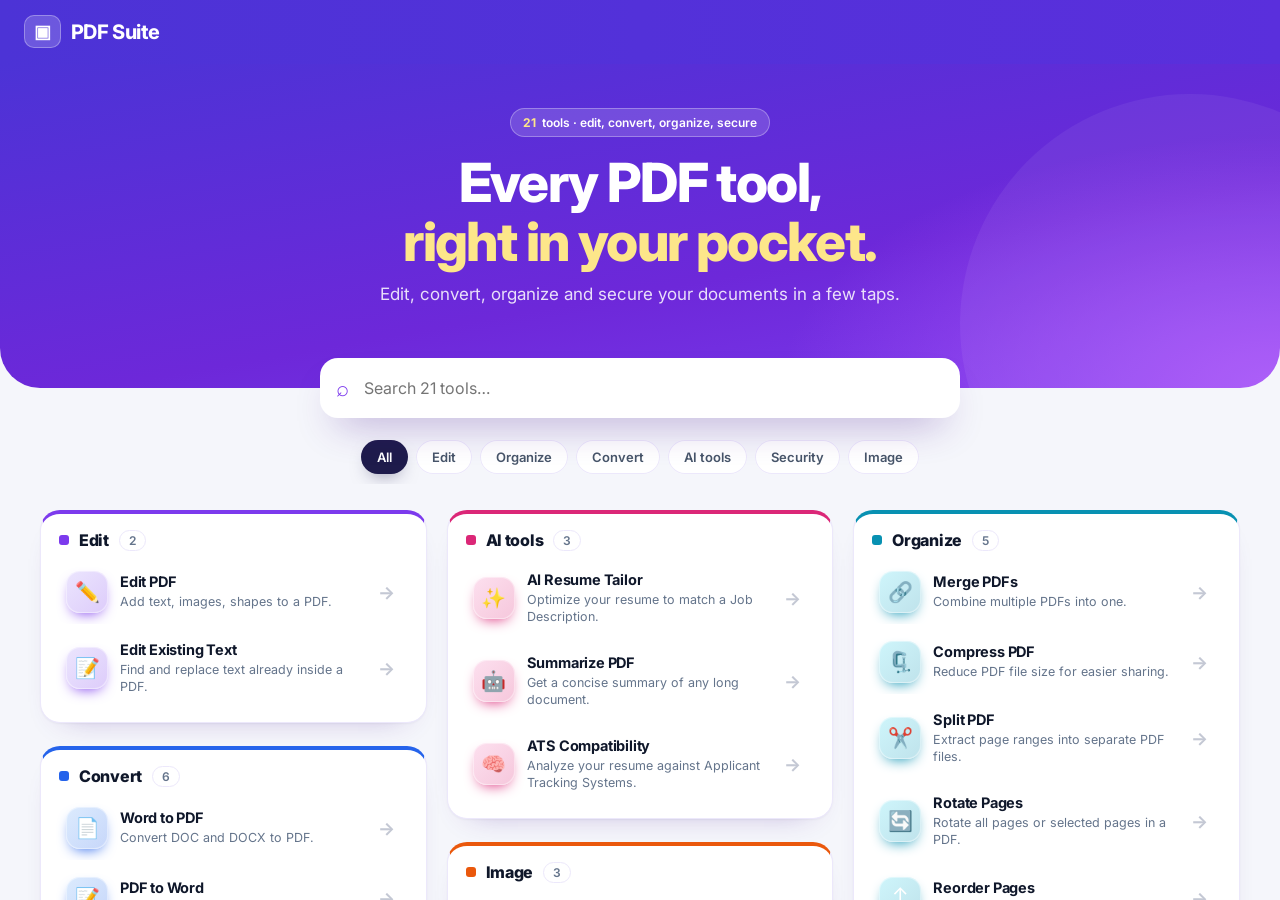
<file: index.html>
<!doctype html>
<html lang="en">
<head>
  <meta charset="utf-8">
  <meta name="viewport" content="width=device-width, initial-scale=1, maximum-scale=1.0, user-scalable=no, viewport-fit=cover">
  <title>PDF Suite</title>
  <meta name="theme-color" content="#5b4cf0">
  <meta name="mobile-web-app-capable" content="yes">
  <meta name="apple-mobile-web-app-capable" content="yes">
  <meta name="apple-mobile-web-app-status-bar-style" content="default">
  <meta name="apple-mobile-web-app-title" content="PDF Suite">
  <meta name="application-name" content="PDF Suite">
  <meta name="format-detection" content="telephone=no">
  <link rel="manifest" href="/manifest.webmanifest">
  <link rel="icon" href="/static/icons/favicon-32.png" type="image/png" sizes="32x32">
  <link rel="apple-touch-icon" href="/static/icons/apple-touch-icon.png">
  <script src="/static/net.js"></script>
  <script src="/static/pwa.js" defer></script>
  <script src="/static/image-tools.js" defer></script>
  <script src="/static/remove-bg.js" defer></script>
  <script src="/static/tool-page.js" defer></script>
  <link rel="stylesheet" href="/static/tool-page.css">
  <link rel="preconnect" href="https://fonts.googleapis.com">
  <link rel="preconnect" href="https://fonts.gstatic.com" crossorigin>
  <link href="https://fonts.googleapis.com/css2?family=Inter:opsz,wght@14..32,400;14..32,500;14..32,600;14..32,700&display=swap" rel="stylesheet">
  <style>
    *, *::before, *::after { box-sizing: border-box; margin: 0; padding: 0; }
    html, body { height: 100%; margin: 0; padding: 0; overflow: hidden; }
    body { font-family: 'Inter', -apple-system, BlinkMacSystemFont, sans-serif; background: #f8fafc; color: #0f172a; display: flex; flex-direction: column; touch-action: manipulation; }
    
    .app-header { height: 64px; display: flex; align-items: center; padding: 0 24px; background: #ffffff; border-bottom: 1px solid #e2e8f0; flex-shrink: 0; z-index: 100; }
    .brand { display: flex; align-items: center; gap: 10px; font-size: 20px; font-weight: 700; letter-spacing: -0.3px; cursor: pointer; }
    .brand-icon { background: #4f46e5; color: #fff; border-radius: 8px; padding: 6px 10px; font-size: 18px; }
    .btn-home { display: none; margin-left: auto; background: #f1f5f9; border: none; padding: 8px 16px; border-radius: 8px; font-weight: 600; color: #0f172a; cursor: pointer; font-size: 14px; }
    .btn-home:hover { background: #e2e8f0; }

    .app-view { display: none; flex: 1; position: relative; overflow: hidden; }
    .app-view.active { display: flex; }

    #homeView { background: #f8fafc; overflow-y: auto; padding: 40px 20px 80px 20px; justify-content: center; }
    #homeView::-webkit-scrollbar { width: 0px; }
    .home-container { max-width: 1200px; width: 100%; margin: 0 auto; }
    .home-header { text-align: center; margin-bottom: 40px; }
    .home-header h1 { font-size: 32px; font-weight: 700; margin-bottom: 12px; letter-spacing: -0.5px; }
    .home-header p { color: #64748b; font-size: 16px; }
    .tool-discovery { margin: 0 auto 26px; max-width: 920px; }
    .tool-search-wrap { position: relative; margin: 0 auto 18px; max-width: 520px; }
    .tool-search-wrap input { width: 100%; height: 46px; padding: 0 16px 0 44px; border: 1px solid #dbe3ef; border-radius: 12px; background: #fff; color: #0f172a; font: inherit; font-size: 14px; outline: none; box-shadow: 0 2px 8px rgba(15,23,42,.03); }
    .tool-search-wrap input:focus { border-color: #818cf8; box-shadow: 0 0 0 3px rgba(99,102,241,.12); }
    .tool-search-icon { position: absolute; left: 16px; top: 50%; transform: translateY(-50%); color: #94a3b8; font-size: 17px; pointer-events: none; }
    .tool-tabs { display: flex; justify-content: center; gap: 8px; overflow-x: auto; padding: 4px 2px 10px; scrollbar-width: thin; -webkit-overflow-scrolling: touch; }
    .tool-tab { flex: 0 0 auto; border: 1px solid #e2e8f0; border-radius: 999px; background: #fff; color: #475569; padding: 9px 16px; font: inherit; font-size: 13px; font-weight: 600; cursor: pointer; transition: background .18s, color .18s, border-color .18s, box-shadow .18s; }
    .tool-tab:hover { border-color: #a5b4fc; color: #4338ca; }
    .tool-tab.active { background: #4f46e5; color: #fff; border-color: #4f46e5; box-shadow: 0 4px 10px rgba(79,70,229,.18); }
    .tool-grid { display: grid; grid-template-columns: repeat(auto-fill, minmax(260px, 1fr)); gap: 20px; padding-bottom: 40px; }
    .tool-card[hidden] { display: none !important; }
    .tool-empty { display: none; padding: 34px 16px; text-align: center; color: #64748b; background: #fff; border: 1px dashed #cbd5e1; border-radius: 14px; margin-bottom: 40px; }
    .tool-empty.visible { display: block; }
    @media (max-width: 640px) {
      #homeView { padding: 28px 14px 60px; justify-content: flex-start; }
      .home-header { margin-bottom: 26px; }
      .home-header h1 { font-size: 26px; }
      .home-header p { font-size: 14px; }
      .tool-tabs { justify-content: flex-start; margin-right: -14px; padding-right: 14px; }
      .tool-grid { grid-template-columns: repeat(auto-fill, minmax(220px, 1fr)); gap: 14px; }
      .tool-card { padding: 20px; }
    }
    .tool-card { background: #ffffff; border: 1px solid #e2e8f0; border-radius: 16px; padding: 24px; cursor: pointer; transition: all 0.2s ease; display: flex; flex-direction: column; gap: 16px; }
    .tool-card:hover { transform: translateY(-4px); box-shadow: 0 12px 30px rgba(0,0,0,0.08); border-color: #cbd5e1; }
    .tool-icon { width: 48px; height: 48px; border-radius: 12px; display: flex; align-items: center; justify-content: center; font-size: 24px; color: white; }
    .icon-purple { background: #8b5cf6; } .icon-red { background: #ef4444; } .icon-blue { background: #3b82f6; } .icon-green { background: #10b981; } .icon-orange { background: #f59e0b; } .icon-gray { background: #64748b; } .icon-pink { background: #ec4899; }
    .tool-card h3 { font-size: 16px; font-weight: 700; color: #0f172a; }
    .tool-card p { font-size: 13px; color: #64748b; line-height: 1.5; }

    .page-container { width: 100%; max-width: 1200px; margin: 0 auto; padding: 30px 20px; overflow-y: auto; height: 100%; }
    .card-panel { background: white; padding: 30px; border-radius: 16px; box-shadow: 0 4px 20px rgba(0,0,0,0.05); }
    
    .btn { display: inline-flex; align-items: center; justify-content: center; gap: 6px; padding: 10px 16px; border: 1px solid #e2e8f0; border-radius: 8px; background: #ffffff; color: #334155; font-weight: 600; font-size: 14px; cursor: pointer; transition: all 0.15s; font-family: inherit; text-decoration: none; }
    .btn:hover { background: #f1f5f9; }
    .btn-primary { background: #4f46e5; color: #fff; border-color: #4f46e5; }
    .btn-primary:hover { background: #4338ca; }
    .btn-success { background: #059669; color: #fff; border-color: #059669; }
    .btn-success:hover { background: #047857; }
    .btn-danger { background: #dc2626; color: #fff; border-color: #dc2626; }
    .btn-danger:hover { background: #b91c1c; }
    .btn:disabled { opacity: 0.5; pointer-events: none; }
    
    .upload-zone { border: 2px dashed #cbd5e1; border-radius: 12px; padding: 40px 20px; text-align: center; cursor: pointer; transition: all 0.25s; background: #f8fafc; }
    .upload-zone:hover { border-color: #818cf8; background: #eef2ff; }
    .upload-zone .icon { font-size: 40px; display: block; margin-bottom: 10px; }

    /* Checkerboard for Background Remover */
    .checkerboard {
      background-color: #fff;
      background-image: linear-gradient(45deg, #e2e8f0 25%, transparent 25%), linear-gradient(-45deg, #e2e8f0 25%, transparent 25%), linear-gradient(45deg, transparent 75%, #e2e8f0 75%), linear-gradient(-45deg, transparent 75%, #e2e8f0 75%);
      background-size: 20px 20px;
      background-position: 0 0, 0 10px, 10px -10px, -10px 0px;
    }

    .editor-layout { display: flex; width: 100%; height: 100%; }
    .sidebar { width: 320px; min-width: 320px; background: #ffffff; border-right: 1px solid #e2e8f0; padding: 20px 16px; overflow-y: auto; display: flex; flex-direction: column; gap: 16px; z-index: 20; }
    .sidebar-close { display: none; background: none; border: none; font-size: 24px; align-self: flex-end; cursor: pointer; color: #64748b; }
    @media (max-width: 768px) {
      .sidebar { position: fixed; top: 64px; left: 0; bottom: 0; width: 85%; max-width: 340px; transform: translateX(-100%); box-shadow: 0 8px 30px rgba(0,0,0,0.15); z-index: 30; }
      .sidebar.open { transform: translateX(0); }
      .sidebar-close { display: block; }
      .sidebar-backdrop { display: none; position: fixed; inset: 0; background: rgba(0,0,0,0.3); z-index: 25; top: 64px; }
      .sidebar-backdrop.active { display: block; }
      .tools-toggle { display: inline-flex !important; }
    }
    .tools-toggle { display: none; padding: 4px 10px; font-weight: 700; }
    .edit-dock, .dock-download { display: none; }
    @media (max-width: 768px) {
      /* Phones: once a PDF is open the page fills the screen and the tools sit in a bottom bar. */
      .editor-ready .tools-toggle { display: none !important; }
      .editor-ready .dock-download { display: inline-flex; align-items: center; padding: 6px 12px; border: 0; border-radius: 999px; font-weight: 700; color: #fff; background: linear-gradient(135deg, #5b4cf0, #8b5cf6); white-space: nowrap; }
      .editor-ready .edit-dock:not([hidden]) { display: flex; position: fixed; left: 0; right: 0; bottom: 0; z-index: 24; justify-content: space-around; gap: 2px;
        padding: 6px 6px calc(8px + env(safe-area-inset-bottom)); background: rgba(255,255,255,.97); border-top: 1px solid #e6e8f0; box-shadow: 0 -10px 30px -18px rgba(30,27,75,.35); }
      .edit-dock button { flex: 1; min-height: 52px; border: 0; background: none; border-radius: 12px; font: inherit; font-size: 11px; font-weight: 650; color: #334155; display: flex; flex-direction: column; align-items: center; justify-content: center; gap: 2px; cursor: pointer; }
      .edit-dock button span { font-size: 19px; line-height: 1; font-weight: 800; }
      .edit-dock button:active, .edit-dock button.on { background: #eeecff; color: #5b4cf0; }
      .edit-dock button:disabled { opacity: .4; }
      .editor-ready .viewer-wrap { padding-bottom: calc(84px + env(safe-area-inset-bottom)) !important; }
      .editor-ready .toolbar { gap: 6px; padding: 0 8px; }
      .editor-ready #pageInput { display: none; }
    }
    .home-help { text-align: center; font-size: 13px; margin: 18px 0 90px; } .home-help a { color: #5b4cf0; font-weight: 600; }
    .tool-section-title { font-size: 11px; font-weight: 700; text-transform: uppercase; letter-spacing: 0.5px; color: #94a3b8; margin-top: 4px; }
    .tool-grid-sidebar { display: grid; grid-template-columns: 1fr 1fr; gap: 6px; }
    
    .main { flex: 1; display: flex; flex-direction: column; min-width: 0; background: #f1f5f9; position: relative; }
    .toolbar { height: 52px; background: #ffffff; border-bottom: 1px solid #e2e8f0; display: flex; align-items: center; gap: 10px; padding: 0 12px; flex-shrink: 0; }
    .toolbar[hidden] { display: none !important; }
    .toolbar .spacer { flex: 1; }
    .toolbar .page-nav { display: flex; align-items: center; gap: 6px; font-size: 14px; font-weight: 500; }
    .toolbar input[type="number"] { width: 48px; padding: 4px 6px; border: 1px solid #e2e8f0; border-radius: 6px; font-size: 14px; text-align: center; font-family: inherit; }
    .viewer-wrap { flex: 1; overflow: auto; padding: 20px 12px; display: flex; justify-content: center; align-items: flex-start; background: #e2e8f0; background-image: radial-gradient(circle at 20px 20px, #cbd5e1 1px, transparent 1px); background-size: 40px 40px; touch-action: pan-x pan-y; }
    .page-container-pdf { position: relative; background: #ffffff; border-radius: 8px; box-shadow: 0 20px 60px rgba(0, 0, 0, 0.12); overflow: hidden; touch-action: none; }
    .page-container-pdf img { display: block; width: 100%; height: 100%; }
    .page-container-pdf .overlay { position: absolute; inset: 0; pointer-events: auto; touch-action: none; }
    .empty-state { display: flex; flex-direction: column; align-items: center; justify-content: center; height: 100%; color: #94a3b8; gap: 12px; cursor: pointer; }
    .empty-state .icon { font-size: 56px; }
    .empty-state p { font-size: 18px; font-weight: 500; }
    
    .object { position: absolute; pointer-events: none; border: 1px solid transparent; cursor: move; white-space: pre-wrap; overflow: visible; user-select: none; background: transparent !important; touch-action: none; }
    .object.selected { border: 2px solid #4f46e5 !important; }
    .rotate-handle { position:absolute; left:50%; top:-34px; width:18px; height:18px; margin-left:-9px; border-radius:50%; background:#16a34a; border:2px solid #fff; z-index:6; pointer-events:auto; cursor:grab; box-shadow:0 1px 4px rgba(0,0,0,.25); }
    .resize-handle { position: absolute; width: 20px; height: 20px; background: #4f46e5; border: 2px solid #ffffff; border-radius: 3px; z-index: 5; pointer-events: auto; box-shadow: 0 1px 4px rgba(0,0,0,0.2); touch-action: none; }
    .resize-handle.nw { left: -10px; top: -10px; cursor: nwse-resize; } .resize-handle.n { left: 50%; top: -10px; transform: translateX(-50%); cursor: ns-resize; } .resize-handle.ne { right: -10px; top: -10px; cursor: nesw-resize; }
    .resize-handle.e { right: -10px; top: 50%; transform: translateY(-50%); cursor: ew-resize; } .resize-handle.se { right: -10px; bottom: -10px; cursor: nwse-resize; } .resize-handle.s { left: 50%; bottom: -10px; transform: translateX(-50%); cursor: ns-resize; }
    .resize-handle.sw { left: -10px; bottom: -10px; cursor: nesw-resize; } .resize-handle.w { left: -10px; top: 50%; transform: translateY(-50%); cursor: ew-resize; }

    .modal { display: none; position: fixed; inset: 0; background: rgba(15, 23, 42, 0.5); backdrop-filter: blur(4px); align-items: center; justify-content: center; z-index: 10000; padding: 12px; }
    .modal.open { display: flex; }
    .modal-dialog { width: min(540px, 100%); max-height: 90vh; background: #ffffff; border-radius: 16px; padding: 24px 20px; box-shadow: 0 40px 80px rgba(0, 0, 0, 0.3); overflow-y: auto; }
    .modal-dialog h2 { font-size: 20px; font-weight: 700; margin-bottom: 18px; color: #0f172a; }
    .modal-dialog label { display: block; font-size: 13px; font-weight: 600; color: #334155; margin: 14px 0 4px; }
    .modal-dialog textarea, .modal-dialog input[type="text"], .modal-dialog input[type="number"], .modal-dialog select { width: 100%; padding: 10px 12px; border: 1px solid #e2e8f0; border-radius: 8px; font-size: 16px; font-family: inherit; transition: border 0.15s; background: #ffffff; }
    .modal-dialog .row { display: grid; grid-template-columns: 1fr 90px; gap: 12px; }
    .modal-actions { display: flex; justify-content: flex-end; gap: 8px; margin-top: 20px; padding-top: 16px; border-top: 1px solid #f1f5f9; flex-wrap: wrap; }
    .modal-actions .btn-danger { margin-right: auto; }

    @media (max-width: 900px) { .tailor-grid, .split-grid { grid-template-columns: 1fr !important; } }
    
    #converterView { display: none; width: 100%; height: 100%; padding: 0; }
    #converterView.active { display: flex; }
    #converterIframe { width: 100%; height: 100%; border: 0; display: block; }
  
    /* Refreshed add/edit dialogs */
    .modal-card, .dialog, .editor-modal {
      border-radius: 18px !important;
      box-shadow: 0 24px 70px rgba(15, 23, 42, .24) !important;
      border: 1px solid rgba(226, 232, 240, .9) !important;
    }
    .modal-card h2, .dialog h2, .editor-modal h2 {
      font-size: 21px !important;
      font-weight: 750 !important;
      letter-spacing: -.45px;
      color: #111827;
    }
    .modal-card label, .dialog label, .editor-modal label {
      display: block;
      margin: 12px 0 6px;
      color: #475569;
      font-size: 12px;
      font-weight: 650;
    }
    .modal-card input:not([type=color]), .modal-card textarea, .modal-card select,
    .dialog input:not([type=color]), .dialog textarea, .dialog select,
    .editor-modal input:not([type=color]), .editor-modal textarea, .editor-modal select {
      border: 1px solid #dbe3ef !important;
      border-radius: 10px !important;
      background: #f8fafc;
      padding: 10px 12px;
      transition: border-color .15s ease, box-shadow .15s ease, background .15s ease;
    }
    .modal-card input:focus, .modal-card textarea:focus, .modal-card select:focus,
    .dialog input:focus, .dialog textarea:focus, .dialog select:focus,
    .editor-modal input:focus, .editor-modal textarea:focus, .editor-modal select:focus {
      outline: none;
      border-color: #6366f1 !important;
      background: #fff;
      box-shadow: 0 0 0 3px rgba(99, 102, 241, .13);
    }
    .modal-card input[type=color], .dialog input[type=color], .editor-modal input[type=color] {
      border-radius: 10px;
      overflow: hidden;
      cursor: pointer;
      min-height: 42px;
    }
    .modal-card button, .dialog button, .editor-modal button {
      border-radius: 10px !important;
      font-weight: 650;
      transition: transform .12s ease, box-shadow .12s ease;
    }
    .modal-card button:hover, .dialog button:hover, .editor-modal button:hover {
      transform: translateY(-1px);
    }

  </style>
  <link rel="stylesheet" href="/static/theme.css">
</head>
<body data-pwa-tip="auto">

  <header class="app-header">
    <div class="brand" onclick="goHome()">
      <span class="brand-icon">▣</span> PDF Suite
    </div>
    <button class="btn-home" id="globalHomeBtn" onclick="goHome()">🏠 <span class="hide-sm">Back to </span>Home</button>
    <button type="button" class="pwa-install" data-pwa-install hidden title="Install PDF Suite on this device">⬇ Install app</button>
  </header>

  <div class="sidebar-backdrop" id="sidebarBackdrop"></div>

  <!-- HOME VIEW -->
  <div class="app-view active" id="homeView">
    <div class="home-container">
      <div class="home-header">
        <span class="hero-badge"><b>21</b> tools · edit, convert, organize, secure</span>
        <h1>Every PDF tool,<br><span>right in your pocket.</span></h1>
        <p>Edit, convert, organize and secure your documents in a few taps.</p>
      </div>
      <div class="tool-discovery" aria-label="Find a tool">
        <div class="tool-search-wrap">
          <span class="tool-search-icon" aria-hidden="true">⌕</span>
          <input id="toolSearch" type="search" placeholder="Search 21 tools…" aria-label="Search all tools" autocomplete="off">
        </div>
        <div class="tool-tabs" role="tablist" aria-label="Tool categories">
          <button class="tool-tab active" type="button" role="tab" aria-selected="true" data-category="all">All</button>
          <button class="tool-tab" type="button" role="tab" aria-selected="false" data-category="pdf">Edit</button>
          <button class="tool-tab" type="button" role="tab" aria-selected="false" data-category="organize">Organize</button>
          <button class="tool-tab" type="button" role="tab" aria-selected="false" data-category="convert">Convert</button>
          <button class="tool-tab" type="button" role="tab" aria-selected="false" data-category="ai">AI tools</button>
          <button class="tool-tab" type="button" role="tab" aria-selected="false" data-category="security">Security</button>
          <button class="tool-tab" type="button" role="tab" aria-selected="false" data-category="image">Image</button>
        </div>
      </div>
      <button type="button" class="tool-feature" id="toolFeature" onclick="showTailor()">
        <span class="tool-feature-icon" aria-hidden="true">✨</span>
        <span class="tool-feature-text"><b>AI Resume Tailor</b><span>Match your resume to any job in seconds</span></span>
        <span class="tool-feature-go">Try</span>
      </button>
      <div class="tool-grid" id="toolGrid">
        <section class="tool-section" data-group="pdf">
          <h2 class="tool-group" data-group="pdf"><span class="tool-group-dot" aria-hidden="true"></span>Edit<span class="tool-group-count">2</span></h2>
          <div class="tool-card" data-category="pdf" onclick="showEditor()"><div class="tool-icon icon-purple">✏️</div><h3>Edit PDF</h3><p>Add text, images, shapes to a PDF.</p></div>
          <div class="tool-card" data-category="pdf" onclick="window.location.href='/edit-existing-text'"><div class="tool-icon icon-orange">📝</div><h3>Edit Existing Text</h3><p>Find and replace text already inside a PDF.</p></div>
        </section>
        <section class="tool-section" data-group="ai">
          <h2 class="tool-group" data-group="ai"><span class="tool-group-dot" aria-hidden="true"></span>AI tools<span class="tool-group-count">3</span></h2>
          <div class="tool-card" data-category="ai" onclick="showTailor()"><div class="tool-icon icon-purple">✨</div><h3>AI Resume Tailor</h3><p>Optimize your resume to match a Job Description.</p></div>
          <div class="tool-card" data-category="ai" onclick="showSummarize()"><div class="tool-icon icon-purple">🤖</div><h3>Summarize PDF</h3><p>Get a concise summary of any long document.</p></div>
          <div class="tool-card" data-category="ai" onclick="showAts()"><div class="tool-icon icon-purple">🧠</div><h3>ATS Compatibility</h3><p>Analyze your resume against Applicant Tracking Systems.</p></div>
        </section>
        <section class="tool-section" data-group="organize">
          <h2 class="tool-group" data-group="organize"><span class="tool-group-dot" aria-hidden="true"></span>Organize<span class="tool-group-count">5</span></h2>
          <div class="tool-card" data-category="organize" onclick="showConverter('merge-pdf')"><div class="tool-icon icon-red">🔗</div><h3>Merge PDFs</h3><p>Combine multiple PDFs into one.</p></div>
          <div class="tool-card" data-category="organize" onclick="showConverter('compress-pdf')"><div class="tool-icon icon-green">🗜️</div><h3>Compress PDF</h3><p>Reduce PDF file size for easier sharing.</p></div>
          <div class="tool-card" data-category="organize" onclick="showConverter('split-pdf')"><div class="tool-icon icon-orange">✂️</div><h3>Split PDF</h3><p>Extract page ranges into separate PDF files.</p></div>
          <div class="tool-card" data-category="organize" onclick="showConverter('rotate-pdf')"><div class="tool-icon icon-blue">🔄</div><h3>Rotate Pages</h3><p>Rotate all pages or selected pages in a PDF.</p></div>
          <div class="tool-card" data-category="organize" onclick="showConverter('reorder-pdf')"><div class="tool-icon icon-purple">↕️</div><h3>Reorder Pages</h3><p>Change the page sequence of a PDF.</p></div>
        </section>
        <section class="tool-section" data-group="convert">
          <h2 class="tool-group" data-group="convert"><span class="tool-group-dot" aria-hidden="true"></span>Convert<span class="tool-group-count">6</span></h2>
          <div class="tool-card" data-category="convert" onclick="showConverter('word-to-pdf')"><div class="tool-icon icon-blue">📄</div><h3>Word to PDF</h3><p>Convert DOC and DOCX to PDF.</p></div>
          <div class="tool-card" data-category="convert" onclick="showConverter('pdf-to-word')"><div class="tool-icon icon-blue">📝</div><h3>PDF to Word</h3><p>Convert PDF to DOCX.</p></div>
          <div class="tool-card" data-category="convert" onclick="showConverter('excel-to-pdf')"><div class="tool-icon icon-green">📊</div><h3>Excel to PDF</h3><p>Convert spreadsheets to PDF.</p></div>
          <div class="tool-card" data-category="convert" onclick="showConverter('powerpoint-to-pdf')"><div class="tool-icon icon-orange">📽️</div><h3>PowerPoint to PDF</h3><p>Convert presentations to PDF.</p></div>
          <div class="tool-card" data-category="convert" onclick="showConverter('images-to-pdf')"><div class="tool-icon icon-orange">🖼️</div><h3>Images to PDF</h3><p>Combine images into a PDF.</p></div>
          <div class="tool-card" data-category="convert" onclick="showConverter('pdf-to-images')"><div class="tool-icon icon-blue">📸</div><h3>PDF to Images</h3><p>Export PDF pages as images.</p></div>
        </section>
        <section class="tool-section" data-group="image">
          <h2 class="tool-group" data-group="image"><span class="tool-group-dot" aria-hidden="true"></span>Image<span class="tool-group-count">3</span></h2>
          <div class="tool-card" data-category="image" onclick="showEnhance()"><div class="tool-icon icon-pink">✨</div><h3>Enhance Image</h3><p>Adjust brightness, contrast, color, and sharpness of any image.</p></div>
          <div class="tool-card" data-category="image" onclick="showRemoveBg()"><div class="tool-icon icon-gray">✂️</div><h3>Remove Background</h3><p>Tap the background, draw a box around the subject, or let AI do it.</p></div>
          <div class="tool-card" data-category="image" onclick="showConverter('image-to-image')"><div class="tool-icon icon-gray">🔄</div><h3>Image to Image</h3><p>Convert between image formats.</p></div>
        </section>
        <section class="tool-section" data-group="security">
          <h2 class="tool-group" data-group="security"><span class="tool-group-dot" aria-hidden="true"></span>Security<span class="tool-group-count">2</span></h2>
          <div class="tool-card" data-category="security" onclick="showProtect()"><div class="tool-icon icon-red">🔒</div><h3>Protect PDF</h3><p>Encrypt your PDF with a password to secure it.</p></div>
          <div class="tool-card" data-category="security" onclick="showUnlock()"><div class="tool-icon icon-green">🔓</div><h3>Unlock PDF</h3><p>Remove password protection from a PDF.</p></div>
        </section>
      </div>
      <div class="tool-empty" id="toolEmpty" role="status">No tools found. Try another search or category.</div>
      <p class="home-help"><a href="/check">Having trouble uploading? Run the connection check</a></p>
    </div>
    <nav class="home-tabbar" aria-label="Jump to a tool category">
      <button type="button" class="active" data-jump="all"><span aria-hidden="true">🏠</span>Home</button>
      <button type="button" data-jump="pdf"><span aria-hidden="true">✏️</span>Edit</button>
      <button type="button" data-jump="convert"><span aria-hidden="true">🔄</span>Convert</button>
      <button type="button" data-jump="ai"><span aria-hidden="true">✨</span>AI</button>
      <button type="button" data-jump="image"><span aria-hidden="true">🖼️</span>Image</button>
    </nav>
  </div>

  <!-- PDF ANNOTATOR (EDITOR) VIEW -->
  <div class="app-view" id="editorView">
    <div class="editor-layout">
      <aside class="sidebar" id="sidebar">
        <button class="sidebar-close" id="sidebarClose">✕</button>
        <div class="sidebar-title" style="display:flex; justify-content:space-between; align-items:center;">
          <span>📄 PDF Annotator</span>
          <button class="btn btn-ghost" id="newDocBtn" style="display:none; padding:4px 8px; min-height:auto; font-size:12px; border:1px solid #e2e8f0; cursor:pointer;">➕ New</button>
        </div>

        <div class="upload-zone" id="uploadArea">
          <span class="icon">📤</span>
          <p>Drop PDF here or click to browse</p>
          <input id="fileInput" type="file" accept="application/pdf,.pdf">
        </div>

        <div id="tools" hidden style="display:flex; flex-direction:column; gap:14px;">
          <div class="tool-section-title">🛠️ Tools</div>
          <div class="tool-grid-sidebar">
            <button class="btn btn-primary" id="addTextBtn">✏️ Add Text</button>
            <button class="btn btn-primary" id="addShapeBtn">⬛ Add Shape</button>
            <button class="btn btn-primary" id="addImageBtn">🖼️ Add Image</button>
            <button class="btn" id="undoBtn">↶ Undo</button>
            <button class="btn" id="redoBtn">↷ Redo</button>
            <button class="btn btn-danger" id="deleteSelectedBtn">🗑️ Delete</button>
            <button class="btn" id="clearBtn" style="grid-column: span 2;">🧹 Clear All</button>
          </div>

          <div class="selection-info" id="selectionInfo">Nothing selected.</div>
          <div class="status-bar" id="status"></div>

          <div class="tool-section-title">📥 Export</div>
          <button class="btn btn-success" style="width:100%;" id="downloadBtn">⬇️ Download PDF</button>
        </div>
      </aside>

      <main class="main">
        <header class="toolbar" id="toolbar" hidden>
          <button class="btn tools-toggle" id="toolsToggle" type="button" aria-controls="sidebar">🛠️ Tools</button>
          <div class="page-nav">
            <button class="btn" id="prevBtn" style="padding:4px 10px;">‹</button>
            <span><b id="pageNum">1</b> / <span id="pageCount">0</span></span>
            <button class="btn" id="nextBtn" style="padding:4px 10px;">›</button>
          </div>
          <input id="pageInput" type="number" min="1" value="1">
          <span class="spacer"></span>
          <button class="btn dock-download" id="dockDownload" type="button">⬇ Download</button>
          <div class="tool-grid-sidebar" style="width:110px;">
            <button class="btn" id="zoomOut" style="padding:4px;">−</button>
            <button class="btn" id="zoomIn" style="padding:4px;">+</button>
          </div>
        </header>

        <nav class="edit-dock" id="editDock" hidden aria-label="Editing tools">
          <button type="button" data-dock="addTextBtn"><span aria-hidden="true">T</span>Text</button>
          <button type="button" data-dock="addShapeBtn"><span aria-hidden="true">⬛</span>Shape</button>
          <button type="button" data-dock="addImageBtn"><span aria-hidden="true">🖼️</span>Image</button>
          <button type="button" data-dock="undoBtn" id="dockUndo"><span aria-hidden="true">↶</span>Undo</button>
          <button type="button" id="dockMore"><span aria-hidden="true">⋯</span>More</button>
        </nav>
        <section class="viewer-wrap" id="viewerWrap">
          <div class="empty-state" onclick="document.getElementById('fileInput').click()">
            <span class="icon">📄</span>
            <p>Upload a PDF to get started</p>
          </div>
        </section>
      </main>
    </div>
  </div>

  <!-- CONVERTER VIEW -->
  <div class="app-view" id="converterView">
    <iframe id="converterIframe" src="about:blank"></iframe>
  </div>

  <!-- PROTECT PDF VIEW -->
  <div class="app-view" id="protectView" data-tool-page data-input="protectFileInput" data-zone="protectUploadZone" data-run="runProtectBtn" data-status="protectStatus" style="justify-content:center; overflow-y:auto; padding:40px 20px 80px 20px;">
    <div class="card-panel" style="max-width:600px; width:100%; height:fit-content;">
      <h2 style="font-size:24px; font-weight:700; margin-bottom:8px;">🔒 Protect PDF</h2>
      <p style="color:#64748b; margin-bottom:24px;">Encrypt your PDF file with a password.</p>
      
      <div class="upload-zone" id="protectUploadZone" style="margin-bottom:20px;">
        <span class="icon">📤</span>
        <p style="font-weight:600; color:#334155;" id="protectFileName">Click to upload a PDF</p>
        <input type="file" id="protectFileInput" accept=".pdf" style="display:none;">
      </div>
      
      <label style="display:block; font-weight:600; font-size:14px; margin-bottom:8px;">Enter Password</label>
      <input type="password" id="protectPassword" placeholder="Enter a strong password" style="width:100%; padding:12px; border:1px solid #e2e8f0; border-radius:8px; font-family:inherit; margin-bottom:20px;">
      
      <button class="btn btn-primary" id="runProtectBtn" style="width:100%; padding:12px; font-size:16px;" disabled>Encrypt & Download</button>
      <div id="protectStatus" style="margin-top:15px; text-align:center; font-weight:600;"></div>
    </div>
  </div>

  <!-- UNLOCK PDF VIEW -->
  <div class="app-view" id="unlockView" data-tool-page data-input="unlockFileInput" data-zone="unlockUploadZone" data-run="runUnlockBtn" data-status="unlockStatus" style="justify-content:center; overflow-y:auto; padding:40px 20px 80px 20px;">
    <div class="card-panel" style="max-width:600px; width:100%; height:fit-content;">
      <h2 style="font-size:24px; font-weight:700; margin-bottom:8px;">🔓 Unlock PDF</h2>
      <p style="color:#64748b; margin-bottom:24px;">Remove password protection from a PDF.</p>
      
      <div class="upload-zone" id="unlockUploadZone" style="margin-bottom:20px;">
        <span class="icon">📤</span>
        <p style="font-weight:600; color:#334155;" id="unlockFileName">Click to upload an encrypted PDF</p>
        <input type="file" id="unlockFileInput" accept=".pdf" style="display:none;">
      </div>
      
      <label style="display:block; font-weight:600; font-size:14px; margin-bottom:8px;">Enter Current Password</label>
      <input type="password" id="unlockPassword" placeholder="Enter the PDF password" style="width:100%; padding:12px; border:1px solid #e2e8f0; border-radius:8px; font-family:inherit; margin-bottom:20px;">
      
      <button class="btn btn-primary" id="runUnlockBtn" style="width:100%; padding:12px; font-size:16px;" disabled>Remove Password</button>
      <div id="unlockStatus" style="margin-top:15px; text-align:center; font-weight:600;"></div>
    </div>
  </div>

  <!-- ENHANCE IMAGE VIEW -->
  <div class="app-view" id="enhanceView" data-tool-page data-input="enhanceFileInput" data-zone="enhanceUploadZone" data-run="runEnhanceBtn" data-status="enhanceStatus" style="justify-content:center; overflow-y:auto; padding:40px 20px 80px 20px;">
    <div class="page-container split-grid" style="display:grid; grid-template-columns: 1fr 1fr; gap:20px; max-width:1000px; align-items:start;">
      
      <!-- Controls -->
      <div class="card-panel">
        <h2 style="font-size:24px; font-weight:700; margin-bottom:8px;">✨ Enhance Image</h2>
        <p style="color:#64748b; margin-bottom:20px;">Upload an image and adjust the sliders below.</p>
        
        <div class="upload-zone" id="enhanceUploadZone" style="margin-bottom:20px; padding: 20px;">
          <span class="icon" style="font-size:30px;">📤</span>
          <p style="font-weight:600; color:#334155; font-size:14px;" id="enhanceFileName">Click to upload an image</p>
          <input type="file" id="enhanceFileInput" accept="image/*" style="display:none;">
        </div>
        
        <div style="display:flex; flex-direction:column; gap:12px; margin-bottom:20px;">
          <div>
            <label style="display:flex; justify-content:space-between; font-size:13px; font-weight:600; margin-bottom:4px;"><span>Brightness</span> <span id="valBrightness">1.0</span></label>
            <input type="range" id="sliderBrightness" min="0.5" max="2.0" step="0.1" value="1.0" style="width:100%;">
          </div>
          <div>
            <label style="display:flex; justify-content:space-between; font-size:13px; font-weight:600; margin-bottom:4px;"><span>Contrast</span> <span id="valContrast">1.0</span></label>
            <input type="range" id="sliderContrast" min="0.5" max="2.0" step="0.1" value="1.0" style="width:100%;">
          </div>
          <div>
            <label style="display:flex; justify-content:space-between; font-size:13px; font-weight:600; margin-bottom:4px;"><span>Color</span> <span id="valColor">1.0</span></label>
            <input type="range" id="sliderColor" min="0.0" max="2.0" step="0.1" value="1.0" style="width:100%;">
          </div>
          <div>
            <label style="display:flex; justify-content:space-between; font-size:13px; font-weight:600; margin-bottom:4px;"><span>Sharpness</span> <span id="valSharpness">1.0</span></label>
            <input type="range" id="sliderSharpness" min="0.0" max="3.0" step="0.1" value="1.0" style="width:100%;">
          </div>
        </div>
        
        <button class="btn btn-primary" id="runEnhanceBtn" style="width:100%; padding:12px; font-size:16px;" disabled>Apply & Download</button>
        <div id="enhanceStatus" style="margin-top:15px; text-align:center; font-weight:600;"></div>
      </div>

      <!-- Preview -->
      <div class="card-panel" style="display:flex; flex-direction:column; height:100%;">
        <h3 style="font-size:16px; font-weight:700; margin-bottom:12px;">Original Preview</h3>
        <div style="flex:1; background:#f1f5f9; border-radius:12px; display:flex; align-items:center; justify-content:center; overflow:hidden; min-height:300px; border:1px solid #e2e8f0;">
          <img id="enhancePreviewImg" style="max-width:100%; max-height:400px; display:none; object-fit:contain;" />
          <span id="enhancePreviewPlaceholder" style="color:#94a3b8;">No image uploaded</span>
        </div>
      </div>
    </div>
  </div>

  <!-- REMOVE BACKGROUND VIEW -->
  <div class="app-view" id="removeBgView" data-tool-page data-input="removeBgFileInput" data-zone="removeBgUploadZone" data-run="runRemoveBgBtn" data-status="removeBgStatus" style="justify-content:center; overflow-y:auto; padding:40px 20px 80px 20px;">
    <div class="page-container split-grid" style="display:grid; grid-template-columns: 1fr 1fr; gap:20px; max-width:1000px; align-items:start;">
      
      <!-- Controls -->
      <div class="card-panel">
        <h2 style="font-size:24px; font-weight:700; margin-bottom:8px;">✂️ Remove Background</h2>
        <p style="color:#64748b; margin-bottom:20px;">Tap the background, draw a box around the subject, or let AI do it. You get a transparent PNG.</p>
        
        <div class="upload-zone" id="removeBgUploadZone" style="margin-bottom:20px;">
          <span class="icon">📤</span>
          <p style="font-weight:600; color:#334155;" id="removeBgFileName">Click to upload an image</p>
          <input type="file" id="removeBgFileInput" accept="image/*" style="display:none;">
        </div>
        
        <button class="btn btn-primary" id="runRemoveBgBtn" style="width:100%; padding:12px; font-size:16px;" disabled>Remove Background</button>
        <div id="removeBgStatus" style="margin-top:15px; text-align:center; font-weight:600;"></div>
        <div style="font-size:12px; color:#94a3b8; text-align:center; margin-top:10px;">Note: AI processing may take 5-10 seconds.</div>
      </div>

      <!-- Preview -->
      <div class="card-panel" style="display:flex; flex-direction:column; height:100%;">
        <h3 style="font-size:16px; font-weight:700; margin-bottom:12px;">Result Preview</h3>
        <div class="checkerboard" style="flex:1; border-radius:12px; display:flex; align-items:center; justify-content:center; overflow:hidden; min-height:300px; border:1px solid #e2e8f0;">
          <img id="removeBgPreviewImg" style="max-width:100%; max-height:400px; display:none; object-fit:contain;" />
          <span id="removeBgPreviewPlaceholder" style="color:#64748b; background:rgba(255,255,255,0.8); padding:4px 8px; border-radius:4px;">Result will appear here</span>
        </div>
      </div>
    </div>
  </div>

  <!-- AI TAILOR VIEW -->
  <div class="app-view" id="tailorView" data-tool-page data-run="generateTailoredBtn" data-status="tailorStatus" style="overflow-y:auto; padding:24px 24px 80px 24px;">
    <div class="page-container tailor-grid" style="display:grid; grid-template-columns:1fr 1fr; gap:20px; align-items:start;">
      <div class="card-panel">
        <h2>🪄 AI Resume Tailor</h2>
        <p>Upload your resume and the job description. AI rewrites your experience to match the role.</p>
        <label style="display:block; font-weight:600; font-size:14px; margin-bottom:8px;">1. Upload Current Resume (PDF or DOCX)</label>
        <input type="file" id="tailorResumeFile" accept=".pdf,.docx" style="width:100%; padding:10px; border:1px solid #e2e8f0; border-radius:8px; margin-bottom:20px;">
        <label style="display:block; font-weight:600; font-size:14px; margin-bottom:8px;">2. Job Description (Paste or Upload)</label>
        <input type="file" id="tailorJdFile" accept=".pdf,.docx,.txt" style="width:100%; padding:10px; border:1px dashed #cbd5e1; border-radius:8px; margin-bottom:10px;">
        <div style="text-align:center; color:#94a3b8; font-size:12px; margin-bottom:10px;">— OR —</div>
        <textarea id="tailorJdText" rows="6" placeholder="Paste the Job Description here..." style="width:100%; padding:12px; border:1px solid #e2e8f0; border-radius:8px; font-family:inherit; margin-bottom:20px;"></textarea>
        <button class="btn btn-primary" id="generateTailoredBtn" style="width:100%; padding:14px; font-size:16px;">🪄 Generate Optimized Resume</button>
        <div id="tailorStatus" style="margin-top:15px; font-size:14px; text-align:center; font-weight:600;"></div>
      </div>
      <div id="tailorResultArea" style="display:none; flex-direction:column; gap:16px;">
        <div class="card-panel">
          <div style="display:flex; justify-content:space-between; margin-bottom:12px;">
            <span style="font-weight:700; font-size:16px;">ATS Match Score</span>
            <span id="matchScoreText" style="font-size:24px; font-weight:800; color:#4f46e5;">0%</span>
          </div>
          <div style="width:100%; height:10px; background:#e2e8f0; border-radius:999px; overflow:hidden;">
            <div id="matchScoreBar" style="height:100%; width:0%; background:#4f46e5; transition:width 1s;"></div>
          </div>
          <div id="matchDetails" style="margin-top:12px; font-size:13px; color:#64748b;"></div>
        </div>
        <div class="card-panel" style="flex:1; display:flex; flex-direction:column;">
          <div style="display:flex; justify-content:space-between; margin-bottom:12px;">
            <span style="font-weight:600; font-size:14px;">PDF Preview</span>
            <a id="downloadTailoredBtn" class="btn btn-success" style="display:none;" download="Tailored_Resume.pdf">⬇️ Download PDF</a>
          </div>
          <img id="pdfPreviewImg" style="width:100%; border:1px solid #e2e8f0; border-radius:8px; display:none;" />
          <div id="previewPlaceholder" style="flex:1; min-height:300px; display:flex; align-items:center; justify-content:center; color:#94a3b8;">Generated PDF will appear here</div>
        </div>
      </div>
    </div>
  </div>

  <!-- SUMMARIZE VIEW -->
  <div class="app-view" id="summarizeView" data-tool-page data-input="summarizeFileInput" data-zone="summarizeUploadZone" data-run="runSummarizeBtn" data-status="summaryStatus" style="justify-content:center; overflow-y:auto; padding:40px 20px 80px 20px;">
    <div class="card-panel" style="max-width:700px; width:100%; height:fit-content;">
      <h2 style="font-size:24px; font-weight:700; margin-bottom:8px;">🤖 Document Summarizer</h2>
      <p style="color:#64748b; margin-bottom:24px;">Upload a PDF and get a 5-sentence summary instantly.</p>
      <div class="upload-zone" id="summarizeUploadZone" style="margin-bottom:20px;">
        <span class="icon">📤</span>
        <p style="font-weight:600; color:#334155;">Click to upload a PDF</p>
        <input type="file" id="summarizeFileInput" accept=".pdf" style="display:none;">
      </div>
      <button class="btn btn-primary" id="runSummarizeBtn" style="width:100%; padding:12px; font-size:16px;" disabled>Generate Summary</button>
      <div id="summaryResultBox" style="display:none; margin-top:24px; background:#f8fafc; padding:20px; border-radius:12px; border:1px solid #e2e8f0; line-height:1.7; font-size:15px;"></div>
      <div id="summaryStatus" style="margin-top:15px; text-align:center; font-weight:600;"></div>
    </div>
  </div>

  <!-- ATS CHECKER VIEW -->
  <div class="app-view" id="atsView" data-tool-page data-input="atsFileInput" data-zone="atsUploadZone" data-status="atsStatus" style="justify-content:center; overflow-y:auto; padding:40px 20px 80px 20px;">
    <div class="card-panel" style="max-width:700px; width:100%; height:fit-content;">
      <h2 style="font-size:24px; font-weight:700; margin-bottom:8px;">🧠 ATS Compatibility Check</h2>
      <p style="color:#64748b; margin-bottom:24px;">Upload your resume (PDF or DOCX) to see how well it scores against Applicant Tracking Systems.</p>
      <div class="upload-zone" id="atsUploadZone" style="margin-bottom:20px;">
        <span class="icon">📤</span>
        <p style="font-weight:600; color:#334155;">Click to upload your resume</p>
        <input type="file" id="atsFileInput" accept=".pdf,.docx" style="display:none;">
      </div>
      <div id="atsStatus" style="text-align:center; font-weight:600; margin-bottom:16px;"></div>
      <div id="atsResultBox" style="display:none;">
        <div style="display:flex; justify-content:space-between; align-items:center; margin-bottom:12px;">
          <span style="font-weight:700; font-size:18px;">Overall Score</span>
          <span id="atsTotalScore" style="font-size:32px; font-weight:800; color:#4f46e5;">0%</span>
        </div>
        <div style="width:100%; height:10px; background:#e2e8f0; border-radius:999px; overflow:hidden; margin-bottom:24px;">
          <div id="atsScoreBar" style="height:100%; width:0%; background:#4f46e5; transition:width 0.5s;"></div>
        </div>
        <div style="display:grid; grid-template-columns:1fr 1fr; gap:12px;" id="atsBreakdown"></div>
        <div style="margin-top:20px; font-size:14px; color:#64748b; text-align:center;">
          <span id="atsWordCount" style="margin:0 10px;"></span> 
          <span id="atsSectionsFound" style="margin:0 10px;"></span> 
          <span id="atsSkillsDetected" style="margin:0 10px;"></span>
        </div>
      </div>
    </div>
  </div>

  <!-- MODALS -->
  <div class="modal" id="shapeModal">
    <div class="modal-dialog">
      <h2 id="shapeModalTitle">⬛ Add Shape</h2>
      <label>Shape type</label>
      <select id="shapeType">
        <option value="rect">Rectangle (filled)</option><option value="rect-outline">Rectangle (outline)</option>
        <option value="ellipse">Ellipse (filled)</option><option value="ellipse-outline">Ellipse (outline)</option>
        <option value="line">Line</option><option value="arrow">Arrow</option>
      </select>
      <label>Stroke color</label>
      <input id="shapeStroke" type="color" value="#e53935" style="width:100%; height:44px; padding:2px;">
      <label>Line width</label>
      <select id="shapeStrokeWidth"><option value="1">1 px — Thin</option><option value="2" selected>2 px — Normal</option><option value="4">4 px — Thick</option><option value="6">6 px — Extra thick</option></select>
      <div id="shapeFillControls">
        <label>Fill color</label>
        <div style="display:flex; gap:10px;">
          <input id="shapeFill" type="color" value="#ffffff" style="flex:1; height:44px; padding:2px;">
          <button class="btn" onclick="document.getElementById('shapeFill').value='#ffffff'">⚪ White</button>
        </div>
      </div>
      <div class="modal-actions">
        <button class="btn" id="shapeCancel">Cancel</button>
        <button class="btn btn-success" id="shapeSave">✅ Add Shape</button>
      </div>
    </div>
  </div>

  <div class="modal" id="modal">
    <div class="modal-dialog">
      <h2 id="modalTitle">✏️ Add Text</h2>
      <label>Text content</label>
      <textarea id="editText" placeholder="Type your text here..."></textarea>
      <div class="row">
        <div style="flex:1;">
          <label>Font family</label>
          <select id="fontFamily">
            <option value="Arial">Arial (Helvetica)</option>
            <option value="Times New Roman">Times New Roman</option>
            <option value="Courier New">Courier New</option>
          </select>
        </div>
        <div style="width:80px;">
          <label>Size</label>
          <input id="fontSize" type="number" min="8" max="100" step="1" value="14">
        </div>
      </div>
      <label>Color</label>
      <input id="color" type="color" value="#000000" style="width:100%; height:44px; padding:2px;">
      
      <div class="modal-actions">
        <button class="btn btn-danger" id="modalDelete" style="margin-right:auto;">🗑️ Delete</button>
        <button class="btn" id="modalCancel">Cancel</button>
        <button class="btn btn-success" id="modalSave">💾 Save</button>
      </div>
    </div>
  </div>
  
  <div class="modal" id="imageModal">
    <div class="modal-dialog">
      <h2 id="imageModalTitle">🖼️ Add Image</h2>
      <label>Choose image</label>
      <input id="imageFile" type="file" accept="image/png,image/jpeg,image/webp" style="width:100%; padding:10px; border:1px solid #e2e8f0; border-radius:8px;">
      <div class="modal-actions">
        <button class="btn" id="imageCancel">Cancel</button>
        <button class="btn btn-success" id="imageSave">✅ Add Image</button>
      </div>
    </div>
  </div>

  <script>
    // Navigation
    const views = document.querySelectorAll('.app-view');
    const homeBtn = document.getElementById('globalHomeBtn');
    function hideAllViews() { views.forEach(v => v.classList.remove('active')); homeBtn.style.display = 'block'; }
    function goHome() { hideAllViews(); document.getElementById('homeView').classList.add('active'); homeBtn.style.display = 'none'; layoutToolSections(); }
    // Home tool discovery: the selected category stays active while navigating between views.
    let activeToolCategory = 'all';
    // Computers: each category panel spans as many 4px grid rows as it is tall,
    // so the panels pack into the shortest column (CSS .tool-grid.masonry).
    function layoutToolSections() {
      const grid = document.getElementById('toolGrid'); if (!grid) return;
      const wide = window.matchMedia('(min-width: 1024px)').matches;
      grid.classList.toggle('masonry', wide);
      grid.querySelectorAll('.tool-section').forEach(section => {
        section.style.gridRowEnd = '';
        if (wide && !section.hidden) {
          const gap = parseFloat(getComputedStyle(section).marginBottom) || 0;
          section.style.gridRowEnd = 'span ' + Math.ceil((section.getBoundingClientRect().height + gap) / 4);
        }
      });
    }
    window.addEventListener('resize', () => { clearTimeout(layoutToolSections.t); layoutToolSections.t = setTimeout(layoutToolSections, 120); });
    document.fonts?.ready?.then(layoutToolSections);
    window.addEventListener('load', layoutToolSections);
    function filterHomeTools() {
      const query = (document.getElementById('toolSearch')?.value || '').trim().toLowerCase();
      const cards = Array.from(document.querySelectorAll('#toolGrid .tool-card'));
      let visibleCount = 0;
      cards.forEach(card => {
        const categoryMatches = query ? true : (activeToolCategory === 'all' || card.dataset.category === activeToolCategory);
        const textMatches = !query || card.textContent.toLowerCase().includes(query);
        const visible = categoryMatches && textMatches;
        card.hidden = !visible;
        if (visible) visibleCount++;
      });
      document.getElementById('toolEmpty')?.classList.toggle('visible', visibleCount === 0);
      // Section headings show only while their category has visible tools.
      document.querySelectorAll('#toolGrid .tool-group').forEach(group => {
        group.hidden = !cards.some(card => !card.hidden && card.dataset.category === group.dataset.group);
        const section = group.closest('.tool-section');
        if (section) section.hidden = group.hidden;
      });
      const shownSections = document.querySelectorAll('#toolGrid .tool-section:not([hidden])').length;
      document.getElementById('toolGrid')?.classList.toggle('one-section', shownSections === 1);
      layoutToolSections();
      const feature = document.getElementById('toolFeature');
      if (feature) feature.hidden = !!query || activeToolCategory !== 'all';
      document.querySelectorAll('.home-tabbar button').forEach(btn => {
        btn.classList.toggle('active', !query && btn.dataset.jump === activeToolCategory);
      });
    }
    document.querySelectorAll('.tool-tab').forEach(tab => {
      tab.addEventListener('click', () => {
        activeToolCategory = tab.dataset.category || 'all';
        document.querySelectorAll('.tool-tab').forEach(item => {
          const active = item === tab;
          item.classList.toggle('active', active);
          item.setAttribute('aria-selected', active ? 'true' : 'false');
        });
        filterHomeTools();
      });
    });
    document.getElementById('toolSearch')?.addEventListener('input', filterHomeTools);
    document.querySelectorAll('.home-tabbar button').forEach(btn => {
      btn.addEventListener('click', () => {
        const search = document.getElementById('toolSearch');
        if (search) search.value = '';
        document.querySelector(`.tool-tab[data-category="${btn.dataset.jump}"]`)?.click();
        document.getElementById('homeView')?.scrollTo({ top: 0, behavior: 'smooth' });
      });
    });
    function showEditor() { hideAllViews(); document.getElementById('editorView').classList.add('active'); if (pdfData) closeSidebar(); else openSidebar(); }
    function showConverter(tool) { hideAllViews(); document.getElementById('converterView').classList.add('active'); document.getElementById('converterIframe').src = `/converter?tool=${tool}`; }
    function showTailor() { hideAllViews(); document.getElementById('tailorView').classList.add('active'); }
    function showSummarize() { hideAllViews(); document.getElementById('summarizeView').classList.add('active'); }
    function showAts() { hideAllViews(); document.getElementById('atsView').classList.add('active'); }
    function showProtect() { hideAllViews(); document.getElementById('protectView').classList.add('active'); }
    function showUnlock() { hideAllViews(); document.getElementById('unlockView').classList.add('active'); }
    function showEnhance() { hideAllViews(); document.getElementById('enhanceView').classList.add('active'); }
    function showRemoveBg() { hideAllViews(); document.getElementById('removeBgView').classList.add('active'); }
    const isPhoneLayout = () => window.matchMedia('(max-width: 768px)').matches;
    function openSidebar() { document.getElementById('sidebar').classList.add('open'); if (isPhoneLayout()) document.getElementById('sidebarBackdrop').classList.add('active'); }
    function closeSidebar() { document.getElementById('sidebar').classList.remove('open'); document.getElementById('sidebarBackdrop').classList.remove('active'); }
    document.getElementById('sidebarClose').addEventListener('click', closeSidebar);
    document.getElementById('sidebarBackdrop').addEventListener('click', closeSidebar);
    document.getElementById('toolsToggle').addEventListener('click', () => document.getElementById('sidebar').classList.contains('open') ? closeSidebar() : openSidebar());
    document.querySelectorAll('#editDock [data-dock]').forEach(b => b.addEventListener('click', () => document.getElementById(b.dataset.dock).click()));
    document.getElementById('dockMore').addEventListener('click', openSidebar);
    document.getElementById('dockDownload').addEventListener('click', () => document.getElementById('downloadBtn').click());
    ['addTextBtn', 'addShapeBtn', 'addImageBtn'].forEach(id => document.getElementById(id).addEventListener('click', () => { if (isPhoneLayout()) closeSidebar(); }));
    
    // Editor State
    let pdfData = null, pages = [], currentPage = 1, added = [], shapes = [], images = [], selected = null, history = [], future = [], additionOrder = 1;
    let renderScale = 1.5, viewer = null, overlay = null, dragState = null, renderToken = 0, renderChain = Promise.resolve();
    let displayPdfData = null, previewGeneration = 0, previewRunning = false, previewQueued = false, previewIdle = Promise.resolve();
    const $ = id => document.getElementById(id);

    function snapshot() { return JSON.stringify({ added, shapes, images, additionOrder }); }
    function restoreSnapshot(s) { const x = JSON.parse(s); added = x.added || []; shapes = x.shapes || []; images = x.images || []; additionOrder = Number(x.additionOrder) || 0; }
    function nextAdditionOrder() { return additionOrder++; }
    let _idCounter = 0;
    function uniqueId(prefix) { if (crypto?.randomUUID) return prefix + crypto.randomUUID().slice(0, 12); return prefix + Date.now().toString(36) + (++_idCounter); }
    function commit(before) { const after = snapshot(); if (before !== after) { history.push(before); future = []; } updateStats(); }
    async function undo() { if (!history.length) return; future.push(snapshot()); restoreSnapshot(history.pop()); selected = null; await refreshPreview(); }
    async function redo() { if (!future.length) return; history.push(snapshot()); restoreSnapshot(future.pop()); selected = null; await refreshPreview(); }
    function setStatus(t) { $('status').textContent = t || ''; }
    function showError(message) { setStatus('⚠️ ' + message); toast(message, 'error'); }
    function toast(message, kind = 'info') {
      let box = document.getElementById('toastBox');
      if (!box) { box = document.createElement('div'); box.id = 'toastBox'; box.className = 'toast-box'; document.body.appendChild(box); }
      const t = document.createElement('div'); t.className = 'toast ' + kind; t.textContent = message; box.appendChild(t);
      setTimeout(() => { t.classList.add('hide'); setTimeout(() => t.remove(), 300); }, 4500);
    }
    function downloadBlob(blob, filename) {
      if (window.pdfSuiteSaveFile) { window.pdfSuiteSaveFile(blob, filename); return; }
      const url = URL.createObjectURL(blob); const a = document.createElement('a'); a.href = url; a.download = filename;
      document.body.appendChild(a); a.click(); a.remove();
      setTimeout(() => URL.revokeObjectURL(url), 2000); // revoking immediately breaks downloads in Safari/Firefox
    }
    async function errorFrom(res, fallback) { try { const d = await res.json(); return d.error || fallback; } catch { return fallback; } }
    function updateStats() { $('undoBtn').disabled = !history.length; $('redoBtn').disabled = !future.length; $('dockUndo').disabled = !history.length; }

    const uploadArea = $('uploadArea'), fileInput = $('fileInput'), viewerWrap = $('viewerWrap');
    uploadArea.onclick = () => fileInput.click();
    fileInput.onchange = e => e.target.files[0] && loadPDF(e.target.files[0]);
    $('newDocBtn').onclick = () => { if ((added.length + shapes.length + images.length) && !confirm('Start a new document? Your unsaved edits will be lost.')) return; location.reload(); };

    async function loadPDF(file) {
      const fd = new FormData(); fd.append('file', file);
      if (isPhoneLayout()) closeSidebar();
      setStatus('Opening ' + (file.name || 'your PDF') + '…');
      if (!pdfData) viewerWrap.querySelector('.empty-state p')?.replaceChildren(document.createTextNode('Opening ' + (file.name || 'your PDF') + '…'));
      try {
        const res = await fetch('/api/extract', { method: 'POST', body: fd });
        const data = await res.json();
        if (!res.ok) throw Error(data.error || 'Could not read PDF');
        pdfData = data.pdf; displayPdfData = pdfData; pages = data.pages;
        added = []; shapes = []; images = []; selected = null; history = []; future = []; additionOrder = 1; currentPage = 1;
        $('pageCount').textContent = pages.length; $('pageInput').max = pages.length;
        $('toolbar').hidden = false; $('tools').hidden = false;
        viewer = null; overlay = null;
        uploadArea.style.display = 'none'; $('newDocBtn').style.display = 'block'; closeSidebar(); setStatus('');
        $('editorView').classList.add('editor-ready'); $('editDock').hidden = false;
        await renderCurrentPage();
      } catch (e) {
        showError(e.message);
        if (!pdfData) { viewerWrap.querySelector('.empty-state p')?.replaceChildren(document.createTextNode('Upload a PDF to get started')); fileInput.value = ''; openSidebar(); }
      }
    }

    async function renderServerPage(token) {
      if (!displayPdfData) return;
      const res = await fetch('/api/render-page', { method: 'POST', headers: { 'Content-Type': 'application/json' }, body: JSON.stringify({ pdf: displayPdfData, page: currentPage, scale: renderScale }) });
      if (!res.ok) { let msg = 'Could not render this page.'; try { msg = (await res.json()).error || msg; } catch {} throw new Error(msg); }
      const blob = await res.blob(); if (token !== renderToken) return;
      const url = URL.createObjectURL(blob); const img = document.createElement('img'); img.alt = `Page ${currentPage}`;
      // onerror matters: without it a bad image would leave this promise (and every later render) hanging.
      await new Promise((resolve, reject) => { img.onload = resolve; img.onerror = () => reject(new Error('The page image could not be displayed.')); img.src = url; });
      if (viewer) { const old = viewer.querySelector('img'); if (old?.src?.startsWith('blob:')) URL.revokeObjectURL(old.src); }
      if (!viewer) { viewer = document.createElement('div'); viewer.className = 'page-container-pdf'; overlay = document.createElement('div'); overlay.className = 'overlay'; viewer.append(img, overlay); viewerWrap.innerHTML = ''; viewerWrap.append(viewer); }
      else { viewer.replaceChildren(img, overlay); }
      const w = pages[currentPage - 1].width * renderScale, h = pages[currentPage - 1].height * renderScale;
      viewer.style.width = w + 'px'; viewer.style.height = h + 'px'; overlay.style.width = w + 'px'; overlay.style.height = h + 'px';
    }
    function requestRender() { const token = ++renderToken; renderChain = renderChain.then(() => performRender(token)); return renderChain; }
    async function performRender(token) {
      if (!displayPdfData || token !== renderToken) return;
      try { await renderServerPage(token); }
      catch (err) { if (token === renderToken) showError(err.message); return; }
      if (token !== renderToken) return;
      overlay.innerHTML = ''; installCentralHitTesting(); drawObjects();
      $('pageNum').textContent = currentPage; $('pageInput').value = currentPage;
      $('prevBtn').disabled = currentPage === 1; $('nextBtn').disabled = currentPage === pages.length;
      updateStats();
    }
    async function renderCurrentPage() { return requestRender(); }

    function drawObjects() {
      overlay.innerHTML = '';
      const items = [...added, ...shapes, ...images].filter(x => x.page === currentPage).sort((a,b) => (a.order||0) - (b.order||0));
      for (const obj of items) {
        const r = document.createElement('div');
        r.className = 'object ' + (selected === obj.id ? 'selected' : '');
        r.dataset.id = obj.id;
        r.style.left = obj.rect.x0 * renderScale + 'px'; r.style.top = obj.rect.y0 * renderScale + 'px'; r.style.transform = `rotate(${Number(obj.rotation || 0)}deg)`;
        r.style.width = Math.max(8, (obj.rect.x1 - obj.rect.x0) * renderScale) + 'px'; r.style.height = Math.max(8, (obj.rect.y1 - obj.rect.y0) * renderScale) + 'px';
        
        if (obj.type === 'shape') {
          const lineShape = ['line','arrow','double-arrow'].includes(obj.shape);
          r.style.border = 'none';
          r.style.background = 'transparent';
          r.classList.add('shape-hit-area');
          if (lineShape) {
            const w = Math.max(8, (obj.rect.x1 - obj.rect.x0) * renderScale);
            const h = Math.max(8, (obj.rect.y1 - obj.rect.y0) * renderScale);
            const color = obj.stroke || '#e53935';
            const sw = Math.max(1, Number(obj.strokeWidth || 2));
            let svg = `<svg width="100%" height="100%" viewBox="0 0 ${w} ${h}" style="overflow:visible;pointer-events:none"><defs><marker id="ah-${obj.id}" markerWidth="8" markerHeight="8" refX="7" refY="4" orient="auto" markerUnits="strokeWidth"><path d="M0,0 L8,4 L0,8 z" fill="${color}"/></marker></defs><line x1="2" y1="2" x2="${Math.max(4,w-2)}" y2="${Math.max(4,h-2)}" stroke="${color}" stroke-width="${sw}"`;
            if (obj.shape === 'arrow') svg += ` marker-end="url(#ah-${obj.id})"`;
            if (obj.shape === 'double-arrow') svg += ` marker-start="url(#ah-${obj.id})" marker-end="url(#ah-${obj.id})"`;
            svg += '/></svg>';
            r.innerHTML = svg; r.querySelector('svg').style.visibility = 'hidden';
          } else {
            r.style.border = 'none';
            r.style.background = 'transparent';
            r.style.borderRadius = obj.shape.startsWith('ellipse') ? '50%' : '0';
          }
        }
        if (selected === obj.id) addResizeHandles(r, obj);
        overlay.appendChild(r);
      }
    }

    function addResizeHandles(parent, item) {
      const rot = document.createElement('div'); rot.className = 'rotate-handle'; rot.title = 'Drag to rotate';
      rot.textContent = '↻'; rot.style.display = item.type === 'shape' ? 'block' : 'none';
      rot.addEventListener('pointerdown', e => { e.preventDefault(); e.stopPropagation(); startDrag(e, item, 'rotate'); }, { capture: true });
      parent.appendChild(rot);
      const dirs = ['nw', 'n', 'ne', 'e', 'se', 's', 'sw', 'w'];
      for (const dir of dirs) {
        const h = document.createElement('div'); h.className = 'resize-handle ' + dir; h.dataset.direction = dir;
        h.addEventListener('pointerdown', e => { e.preventDefault(); e.stopPropagation(); startDrag(e, item, 'resize', dir); }, { capture: true });
        parent.appendChild(h);
      }
    }

    function installCentralHitTesting() {
      if (!overlay || overlay.dataset.active) return; overlay.dataset.active = '1';
      overlay.addEventListener('pointerdown', e => {
        if (e.button !== 0) return;
        const pr = overlay.getBoundingClientRect(); const x = (e.clientX - pr.left) / renderScale, y = (e.clientY - pr.top) / renderScale;
        // Prefer text objects when they overlap a shape, so labels remain selectable.
        const pageItems = [...added, ...shapes, ...images].filter(obj => obj.page === currentPage);
        const hitTest = obj => x >= obj.rect.x0 && x <= obj.rect.x1 && y >= obj.rect.y0 && y <= obj.rect.y1;
        const hit = [...pageItems.filter(obj => obj.type === 'add').reverse(),
                     ...pageItems.filter(obj => obj.type !== 'add').reverse()].find(hitTest);
        if (!hit) { selected = null; drawObjects(); refreshSelection(); return; }
        selected = hit.id; drawObjects(); refreshSelection(); startDrag(e, hit, 'move');
      });
      overlay.addEventListener('dblclick', e => {
        const pr = overlay.getBoundingClientRect(); const x = (e.clientX - pr.left) / renderScale, y = (e.clientY - pr.top) / renderScale;
        // Prefer text objects when they overlap a shape, so labels remain selectable.
        const pageItems = [...added, ...shapes, ...images].filter(obj => obj.page === currentPage);
        const hitTest = obj => x >= obj.rect.x0 && x <= obj.rect.x1 && y >= obj.rect.y0 && y <= obj.rect.y1;
        const hit = [...pageItems.filter(obj => obj.type === 'add').reverse(),
                     ...pageItems.filter(obj => obj.type !== 'add').reverse()].find(hitTest);
        if (hit) {
          selected = hit.id; drawObjects(); refreshSelection();
          if (hit.type === 'shape') openShapeEditor(hit);
          else if (hit.type === 'image') openImageEditor(hit);
          else openEditor(hit);
        }
      });
    }

    function startDrag(e, item, type, direction = 'se') {
      const el = overlay.querySelector(`.object[data-id="${item.id}"]`) || overlay;
      let clientX = e.clientX, clientY = e.clientY;
      dragState = { item, type, direction, before: snapshot(), rect: { ...item.rect }, rotation: Number(item.rotation || 0), sx: clientX, sy: clientY, el, dirty: false };
      window.addEventListener('pointermove', onDrag); window.addEventListener('pointerup', endDrag, { once: true }); window.addEventListener('pointercancel', endDrag, { once: true });
      document.body.style.touchAction = 'none';
    }

    function onDrag(e) {
      if (!dragState) return;
      const dx = (e.clientX - dragState.sx) / renderScale, dy = (e.clientY - dragState.sy) / renderScale;
      let r = { ...dragState.rect };
      if (dragState.type === 'rotate') {
        const overlayBounds = overlay.getBoundingClientRect();
        const cx = overlayBounds.left + ((dragState.rect.x0 + dragState.rect.x1) / 2) * renderScale;
        const cy = overlayBounds.top + ((dragState.rect.y0 + dragState.rect.y1) / 2) * renderScale;
        const a0 = Math.atan2(dragState.sy - cy, dragState.sx - cx);
        const a1 = Math.atan2(e.clientY - cy, e.clientX - cx);
        dragState.item.rotation = ((dragState.rotation + (a1 - a0) * 180 / Math.PI) % 360 + 360) % 360;
        dragState.el.style.transform = `rotate(${dragState.item.rotation}deg)`;
        dragState.dirty = true; return;
      }
      if (dragState.type === 'move') { r.x0 += dx; r.x1 += dx; r.y0 += dy; r.y1 += dy; }
      else {
        if (dragState.direction.includes('w')) r.x0 = Math.min(r.x1 - 8, r.x0 + dx); if (dragState.direction.includes('e')) r.x1 = Math.max(r.x0 + 8, r.x1 + dx);
        if (dragState.direction.includes('n')) r.y0 = Math.min(r.y1 - 8, r.y0 + dy); if (dragState.direction.includes('s')) r.y1 = Math.max(r.y0 + 8, r.y1 + dy);
      }
      dragState.item.rect = r; dragState.dirty = true;
      dragState.el.style.left = r.x0 * renderScale + 'px'; dragState.el.style.top = r.y0 * renderScale + 'px';
      dragState.el.style.width = Math.max(8, (r.x1 - r.x0) * renderScale) + 'px'; dragState.el.style.height = Math.max(8, (r.y1 - r.y0) * renderScale) + 'px';
    }

    async function endDrag() {
      if (!dragState) return; const d = dragState; dragState = null; window.removeEventListener('pointermove', onDrag); document.body.style.touchAction = '';
      if (!d.dirty) return;
      commit(d.before);
      drawObjects(); refreshSelection();
      // Refresh once after the gesture; rotation is applied by the PDF renderer.
      await refreshPreview();
    }

    function refreshSelection() { document.querySelectorAll('.object').forEach(x => x.classList.toggle('selected', x.dataset.id === selected)); $('selectionInfo').textContent = selected ? 'Item selected' : 'Nothing selected.'; }
    // Clicking outside the active object/page clears its selection handles.
    document.addEventListener('pointerdown', e => {
      if (!selected) return;
      const pageArea = e.target.closest('.overlay');
      const objectToolbar = e.target.closest('.object-toolbar, .floating-toolbar');
      if (!pageArea && !objectToolbar && !e.target.closest('.modal-dialog') && !e.target.closest('#tools')) {
        selected = null; drawObjects(); refreshSelection();
      }
    }, true);

    let modalMode = 'add', imagePending = null;
    
    function openEditor(item) {
      selected = item.id; modalMode = 'edit'; 
      $('modalTitle').textContent = '✏️ Edit Text';
      $('editText').value = item.text; $('fontSize').value = item.fontSize; $('color').value = item.color; $('fontFamily').value = item.font;
      $('modalDelete').style.display = 'block'; $('modal').classList.add('open'); $('editText').focus();
    }

    function openShapeEditor(item) {
      selected = item.id;
      $('shapeModalTitle').textContent = '⬛ Edit Shape'; $('shapeSave').textContent = '✅ Save Shape';
      $('shapeType').value = item.shape || 'rect'; $('shapeStroke').value = item.stroke || '#e53935';
      $('shapeStrokeWidth').value = String(item.strokeWidth || 2); $('shapeFill').value = item.fill || '#ffffff';
      updateShapeFields(); $('shapeModal').classList.add('open');
    }
    function openImageEditor(item) {
      selected = item.id; imagePending = null; $('imageFile').value = '';
      $('imageModalTitle').textContent = '🖼️ Replace Image'; $('imageSave').textContent = '✅ Replace Image';
      $('imageModal').classList.add('open');
    }
    $('shapeCancel').onclick = () => { $('shapeModal').classList.remove('open'); };
    $('modalCancel').onclick = () => { $('modal').classList.remove('open'); };
    $('imageCancel').onclick = () => { $('imageModal').classList.remove('open'); imagePending = null; };

    $('addTextBtn').onclick = () => {
      selected = null; modalMode = 'add';
      $('modalTitle').textContent = '✏️ Add Text';
      $('editText').value = 'New text'; $('fontSize').value = 14; $('color').value = '#000000'; $('fontFamily').value = 'Arial';
      $('modalDelete').style.display = 'none'; $('modal').classList.add('open'); $('editText').focus();
    };

    $('modalSave').onclick = async () => {
      const text = $('editText').value; if (!text.trim()) return;
      const before = snapshot();
      if (modalMode === 'add') {
        const id = uniqueId('txt_');
        const item = { id, type: 'add', page: currentPage, order: nextAdditionOrder(), text, fontSize: parseFloat($('fontSize').value), color: $('color').value, font: $('fontFamily').value, rect: (() => { const s = parseFloat($('fontSize').value) || 14; const c = document.createElement('canvas'); const ctx = c.getContext('2d'); ctx.font = `${s}px ${$('fontFamily').value}`; const lines = text.split('\n'); const w = Math.max(24, Math.ceil(Math.max(...lines.map(l => ctx.measureText(l).width)) + 8)); return { x0: 40, y0: 40, x1: 40 + w, y1: 40 + Math.ceil(s * 1.2 * (lines.length - 1) + s * 1.45) }; })() };
        added.push(item); selected = id;
      } else {
        const item = added.find(x => x.id === selected); if (!item) return;
        item.text = text; item.fontSize = parseFloat($('fontSize').value); item.color = $('color').value; item.font = $('fontFamily').value;
        const measureCanvas = document.createElement('canvas'), measureCtx = measureCanvas.getContext('2d');
        measureCtx.font = `${item.fontSize}px ${item.font}`;
        const lines = text.split('\n');
        item.rect.x1 = item.rect.x0 + Math.max(24, Math.ceil(Math.max(...lines.map(l => measureCtx.measureText(l).width)) + 8));
        item.rect.y1 = item.rect.y0 + Math.ceil(item.fontSize * 1.2 * (lines.length - 1) + item.fontSize * 1.45);
      }
      $('modal').classList.remove('open'); commit(before); drawObjects(); refreshSelection(); await refreshPreview();
    };

    function updateShapeFields() {
      const type = $('shapeType').value;
      $('shapeFillControls').style.display = (type === 'rect-outline' || type === 'ellipse-outline' || ['line','arrow','double-arrow'].includes(type)) ? 'none' : 'block';
    }
    $('shapeType').onchange = updateShapeFields;
    $('addShapeBtn').onclick = () => {
      selected = null; $('shapeModalTitle').textContent = '⬛ Add Shape'; $('shapeSave').textContent = '✅ Add Shape'; $('shapeType').value='rect'; $('shapeFill').value='#ffffff';
      $('shapeStroke').value='#e53935'; $('shapeStrokeWidth').value='2'; updateShapeFields();
      $('shapeModal').classList.add('open');
    };
    $('shapeSave').onclick = async () => {
      const before = snapshot();
      const shape = $('shapeType').value, stroke = $('shapeStroke').value, strokeWidth = Number($('shapeStrokeWidth').value);
      const fill = shape.endsWith('-outline') || ['line','arrow','double-arrow'].includes(shape) ? null : $('shapeFill').value;
      if (selected && shapes.some(x => x.id === selected)) {
        const sh = shapes.find(x => x.id === selected);
        sh.shape = shape; sh.fill = fill; sh.stroke = stroke; sh.strokeWidth = strokeWidth; sh.previewOnly = true;
      } else {
        const id = uniqueId('shp_');
        shapes.push({ id, type: 'shape', shape, page: currentPage, fill, stroke, strokeWidth, order: nextAdditionOrder(), rect: { x0: 40, y0: 40, x1: 150, y1: 80 }, previewOnly: true });
        selected = id;
      }
      $('shapeModal').classList.remove('open'); commit(before); drawObjects(); refreshSelection(); await refreshPreview();
    };

    $('addImageBtn').onclick = () => { selected = null; imagePending = null; $('imageFile').value=''; $('imageModalTitle').textContent = '🖼️ Add Image'; $('imageSave').textContent = '✅ Add Image'; $('imageModal').classList.add('open'); };
    $('imageFile').onchange = async e => {
      const file = e.target.files?.[0]; if (!file) return;
      const fr = new FileReader();
      fr.onload = () => {
        const img = new Image();
        img.onload = () => { imagePending = { dataUrl: fr.result, ratio: img.width / img.height }; };
        img.src = fr.result;
      };
      fr.readAsDataURL(file);
    };
    $('imageSave').onclick = async () => {
      if (!imagePending) { toast('Choose an image file first.'); return; } const before = snapshot();
      const existing = selected && images.find(x => x.id === selected);
      if (existing) {
        // Replace the picture but keep its position and width.
        const w = existing.rect.x1 - existing.rect.x0;
        existing.data = imagePending.dataUrl; existing.rect.y1 = existing.rect.y0 + w / imagePending.ratio;
        imagePending = null; $('imageModal').classList.remove('open'); commit(before); drawObjects(); refreshSelection(); await refreshPreview(); return;
      }
      const w = 150, h = w / imagePending.ratio;
      const id = uniqueId('img_');
      images.push({ id, type: 'image', page: currentPage, order: nextAdditionOrder(), data: imagePending.dataUrl, rect: { x0: 40, y0: 40, x1: 40 + w, y1: 40 + h } });
      selected = id; imagePending = null;
      $('imageModal').classList.remove('open'); commit(before); drawObjects(); refreshSelection(); await refreshPreview();
    };

    async function deleteSelectedObject() {
      const activeId = selected || overlay?.querySelector('.object.selected')?.dataset.id;
      if (!activeId) { setStatus('Select an item before deleting.'); return false; }
      const before = snapshot();
      const oldCount = added.length + shapes.length + images.length;
      added = added.filter(x => x.id !== activeId);
      shapes = shapes.filter(x => x.id !== activeId);
      images = images.filter(x => x.id !== activeId);
      const newCount = added.length + shapes.length + images.length;
      selected = null;
      $('modal').classList.remove('open');
      drawObjects(); refreshSelection();
      if (newCount !== oldCount) {
        commit(before);
        await refreshPreview();
        setStatus('Selected item deleted.');
        return true;
      }
      setStatus('Selected item could not be found.');
      return false;
    }

    $('modalDelete').onclick = deleteSelectedObject;
    $('deleteSelectedBtn').onclick = deleteSelectedObject;

    // Delete/Backspace removes the selected object, but never while typing in a field.
    document.addEventListener('keydown', e => {
      if (e.key !== 'Delete' && e.key !== 'Backspace') return;
      const target = e.target;
      const tag = (target?.tagName || '').toLowerCase();
      const isTyping = target?.isContentEditable || ['input', 'textarea', 'select'].includes(tag);
      if (isTyping) return;
      if ($('modal').classList.contains('open') && tag !== 'button') return;
      if (!selected) return;
      e.preventDefault();
      deleteSelectedObject();
    });

    $('clearBtn').onclick = async () => { if (!confirm('Clear all?')) return; const before = snapshot(); added=[]; shapes=[]; images=[]; selected=null; commit(before); drawObjects(); refreshSelection(); await refreshPreview(); };
    $('undoBtn').onclick = undo; $('redoBtn').onclick = redo;

    $('zoomIn').onclick = async () => { renderScale = Math.min(3, renderScale + .25); await renderCurrentPage(); };
    $('zoomOut').onclick = async () => { renderScale = Math.max(.75, renderScale - .25); await renderCurrentPage(); };
    $('pageInput').addEventListener('change', async () => {
      const n = Math.round(Number($('pageInput').value));
      if (!pages.length) return;
      if (!Number.isFinite(n) || n < 1 || n > pages.length) { $('pageInput').value = currentPage; toast(`Enter a page between 1 and ${pages.length}.`); return; }
      if (n !== currentPage) { currentPage = n; selected = null; await renderCurrentPage(); }
    });
    $('pageInput').addEventListener('keydown', e => { if (e.key === 'Enter') e.target.dispatchEvent(new Event('change')); });
    $('prevBtn').onclick = async () => { if (currentPage > 1) { currentPage--; selected = null; await renderCurrentPage(); } };
    $('nextBtn').onclick = async () => { if (currentPage < pages.length) { currentPage++; selected = null; await renderCurrentPage(); } };

    // Live preview. A change made while a preview is being generated is never dropped:
    // it marks the preview as stale and one more round runs with the newest edits.
    async function refreshPreview() {
      previewQueued = true;
      if (previewRunning) return previewIdle;
      previewRunning = true;
      let finish; previewIdle = new Promise(r => finish = r);
      try {
        while (previewQueued) {
          previewQueued = false; setStatus('Updating preview…');
          const generation = ++previewGeneration;
          try {
            const editsNow = [...added, ...shapes, ...images];
            const res = await fetch('/api/preview', { method: 'POST', headers: { 'Content-Type': 'application/json' }, body: JSON.stringify({ pdf: pdfData, edits: editsNow }) });
            if (!res.ok) throw new Error(await errorFrom(res, 'The preview could not be updated.'));
            const blob = await res.blob();
            const data = await new Promise((resolve, reject) => { const fr = new FileReader(); fr.onload = () => resolve(fr.result.split(',')[1]); fr.onerror = () => reject(new Error('Could not read the preview.')); fr.readAsDataURL(blob); });
            if (generation === previewGeneration) { displayPdfData = data; await renderCurrentPage(); }
            setStatus('');
          } catch (e) {
            // Keep showing the last good preview; the editor stays usable.
            showError(e.message + ' Your last change may not be shown.');
          }
        }
      } finally { previewRunning = false; finish(); }
      return previewIdle;
    }

    $('downloadBtn').onclick = async () => {
      const payloadEdits = [...added, ...shapes, ...images];
      if (!payloadEdits.length) { toast('Add some text, a shape or an image first.'); return; }
      const btn = $('downloadBtn'); btn.disabled = true; btn.textContent = 'Processing…';
      try {
        const res = await fetch('/api/edit', { method: 'POST', headers: { 'Content-Type': 'application/json' }, body: JSON.stringify({ pdf: pdfData, edits: payloadEdits }) });
        if (!res.ok) throw new Error(await errorFrom(res, 'Export failed.'));
        downloadBlob(await res.blob(), 'edited.pdf'); toast('Your edited PDF is downloading.', 'ok');
      } catch (e) { showError(e.message); } finally { btn.disabled = false; btn.textContent = '⬇️ Download PDF'; }
    };

    // ================= PROTECT PDF LOGIC =================
    const protectUploadZone = $('protectUploadZone');
    const protectFileInput = $('protectFileInput');
    const protectFileName = $('protectFileName');
    const runProtectBtn = $('runProtectBtn');
    let protectFile = null;

    protectUploadZone.onclick = () => protectFileInput.click();
    protectFileInput.onchange = (e) => {
      protectFile = e.target.files[0];
      if (protectFile) {
        protectFileName.textContent = protectFile.name;
        runProtectBtn.disabled = false;
        $('protectPassword').value = '';
        $('protectStatus').textContent = '';
      }
    };

    runProtectBtn.onclick = async () => {
      const password = $('protectPassword').value;
      if (!protectFile || !password) return alert('Please select a file and enter a password.');
      runProtectBtn.disabled = true; runProtectBtn.textContent = 'Encrypting...'; $('protectStatus').textContent = '';
      const fd = new FormData(); fd.append('file', protectFile); fd.append('password', password);
      try {
        const res = await fetch('/api/protect-pdf', { method: 'POST', body: fd });
        if (!res.ok) { const err = await res.json(); throw new Error(err.error || 'Failed to protect'); }
        downloadBlob(await res.blob(), 'protected.pdf');
        $('protectStatus').textContent = '✅ Success! File downloaded.'; $('protectStatus').style.color = '#059669';
      } catch (err) { $('protectStatus').textContent = '❌ ' + err.message; $('protectStatus').style.color = '#dc2626'; } finally { runProtectBtn.disabled = false; runProtectBtn.textContent = 'Encrypt & Download'; }
    };

    // ================= UNLOCK PDF LOGIC =================
    const unlockUploadZone = $('unlockUploadZone');
    const unlockFileInput = $('unlockFileInput');
    const unlockFileName = $('unlockFileName');
    const runUnlockBtn = $('runUnlockBtn');
    let unlockFile = null;

    unlockUploadZone.onclick = () => unlockFileInput.click();
    unlockFileInput.onchange = (e) => {
      unlockFile = e.target.files[0];
      if (unlockFile) {
        unlockFileName.textContent = unlockFile.name;
        runUnlockBtn.disabled = false;
        $('unlockPassword').value = '';
        $('unlockStatus').textContent = '';
      }
    };

    runUnlockBtn.onclick = async () => {
      const password = $('unlockPassword').value;
      if (!unlockFile || !password) return alert('Please select a file and enter the password.');
      runUnlockBtn.disabled = true; runUnlockBtn.textContent = 'Unlocking...'; $('unlockStatus').textContent = '';
      const fd = new FormData(); fd.append('file', unlockFile); fd.append('password', password);
      try {
        const res = await fetch('/api/unlock-pdf', { method: 'POST', body: fd });
        if (!res.ok) { const err = await res.json(); throw new Error(err.error || 'Failed to unlock'); }
        downloadBlob(await res.blob(), 'unlocked.pdf');
        $('unlockStatus').textContent = '✅ Success! File downloaded.'; $('unlockStatus').style.color = '#059669';
      } catch (err) { $('unlockStatus').textContent = '❌ ' + err.message; $('unlockStatus').style.color = '#dc2626'; } finally { runUnlockBtn.disabled = false; runUnlockBtn.textContent = 'Remove Password'; }
    };

    // ================= ENHANCE IMAGE LOGIC =================
    const enhanceUploadZone = $('enhanceUploadZone');
    const enhanceFileInput = $('enhanceFileInput');
    const enhanceFileName = $('enhanceFileName');
    const enhancePreviewImg = $('enhancePreviewImg');
    const enhancePreviewPlaceholder = $('enhancePreviewPlaceholder');
    const runEnhanceBtn = $('runEnhanceBtn');
    let enhanceFile = null;

    ['Brightness', 'Contrast', 'Color', 'Sharpness'].forEach(name => {
      $(`slider${name}`).oninput = (e) => $(`val${name}`).textContent = parseFloat(e.target.value).toFixed(1);
    });

    enhanceUploadZone.onclick = () => enhanceFileInput.click();
    enhanceFileInput.onchange = (e) => {
      enhanceFile = e.target.files[0];
      if (enhanceFile) {
        enhanceFileName.textContent = enhanceFile.name;
        runEnhanceBtn.disabled = false;
        $('enhanceStatus').textContent = '';
        
        // Preview
        const reader = new FileReader();
        reader.onload = (ev) => {
          enhancePreviewImg.src = ev.target.result;
          enhancePreviewImg.style.display = 'block';
          enhancePreviewPlaceholder.style.display = 'none';
        };
        reader.readAsDataURL(enhanceFile);
      }
    };

    runEnhanceBtn.onclick = async () => {
      if (!enhanceFile) return;
      runEnhanceBtn.disabled = true; runEnhanceBtn.textContent = 'Processing...'; $('enhanceStatus').textContent = '';
      
      const fd = new FormData();
      fd.append('file', enhanceFile);
      fd.append('brightness', $('sliderBrightness').value);
      fd.append('contrast', $('sliderContrast').value);
      fd.append('color', $('sliderColor').value);
      fd.append('sharpness', $('sliderSharpness').value);
      
      try {
        const res = await fetch('/api/enhance-image', { method: 'POST', body: fd });
        if (!res.ok) throw new Error(await errorFrom(res, 'Enhancement failed.'));
        downloadBlob(await res.blob(), 'enhanced.jpg');
        $('enhanceStatus').textContent = '✅ Enhanced image downloaded.'; $('enhanceStatus').style.color = '#059669';
      } catch (err) {
        $('enhanceStatus').textContent = '❌ ' + err.message; $('enhanceStatus').style.color = '#dc2626';
      } finally {
        runEnhanceBtn.disabled = false; runEnhanceBtn.textContent = 'Apply & Download';
      }
    };

    // ================= REMOVE BACKGROUND LOGIC =================
    const removeBgUploadZone = $('removeBgUploadZone');
    const removeBgFileInput = $('removeBgFileInput');
    const removeBgFileName = $('removeBgFileName');
    const removeBgPreviewImg = $('removeBgPreviewImg');
    const removeBgPreviewPlaceholder = $('removeBgPreviewPlaceholder');
    const runRemoveBgBtn = $('runRemoveBgBtn');
    let removeBgFile = null;

    removeBgUploadZone.onclick = () => removeBgFileInput.click();
    removeBgFileInput.onchange = (e) => {
      removeBgFile = e.target.files[0];
      if (removeBgFile) {
        removeBgFileName.textContent = removeBgFile.name;
        runRemoveBgBtn.disabled = false;
        $('removeBgStatus').textContent = '';
        removeBgPreviewImg.style.display = 'none';
        removeBgPreviewPlaceholder.style.display = 'block';
      }
    };

    runRemoveBgBtn.onclick = async () => {
      if (!removeBgFile) return;
      runRemoveBgBtn.disabled = true; runRemoveBgBtn.textContent = 'Removing Background (AI)...'; $('removeBgStatus').textContent = '';
      
      const fd = new FormData();
      fd.append('file', removeBgFile);
      
      try {
        const res = await fetch('/api/remove-bg', { method: 'POST', body: fd });
        if (!res.ok) { const err = await res.json(); throw new Error(err.error || 'Failed'); }
        const blob = await res.blob(); 
        const url = URL.createObjectURL(blob);
        
        // Show Preview
        removeBgPreviewImg.src = url;
        removeBgPreviewImg.style.display = 'block';
        removeBgPreviewPlaceholder.style.display = 'none';
        
        // Auto Download
        const a = document.createElement('a'); a.href = url; a.download = 'no-bg.png'; a.click();
        $('removeBgStatus').textContent = '✅ Background removed! Download started.'; $('removeBgStatus').style.color = '#059669';
      } catch (err) {
        $('removeBgStatus').textContent = '❌ ' + err.message; $('removeBgStatus').style.color = '#dc2626';
      } finally {
        runRemoveBgBtn.disabled = false; runRemoveBgBtn.textContent = 'Remove Background';
      }
    };

    // ================= SUMMARIZE LOGIC =================
    const summarizeUploadZone = $('summarizeUploadZone');
    const summarizeFileInput = $('summarizeFileInput');
    const runSummarizeBtn = $('runSummarizeBtn');
    let summarizePdfBase64 = null;

    summarizeUploadZone.onclick = () => summarizeFileInput.click();
    summarizeFileInput.onchange = async (e) => {
      const file = e.target.files[0]; if (!file) return;
      summarizeUploadZone.querySelector('p').textContent = file.name;
      const fd = new FormData(); fd.append('file', file);
      summarizePdfBase64 = null; runSummarizeBtn.disabled = true; $('summaryStatus').textContent = '';
      try {
        const res = await fetch('/api/extract', { method: 'POST', body: fd });
        const data = await res.json();
        if (!res.ok) throw new Error(data.error || 'Could not read this PDF.');
        summarizePdfBase64 = data.pdf; runSummarizeBtn.disabled = false;
      } catch (err) { $('summaryStatus').textContent = '❌ ' + err.message; $('summaryStatus').style.color = '#dc2626'; }
    };
    runSummarizeBtn.onclick = async () => {
      if (!summarizePdfBase64) return;
      runSummarizeBtn.disabled = true; runSummarizeBtn.textContent = '⏳ Generating...'; $('summaryStatus').textContent = 'Reading document and asking AI...'; $('summaryStatus').style.color = '#4f46e5'; $('summaryResultBox').style.display = 'none';
      try { const res = await fetch('/api/summarize', { method: 'POST', headers: { 'Content-Type': 'application/json' }, body: JSON.stringify({ pdf: summarizePdfBase64 }) }); const data = await res.json(); if (!res.ok) throw new Error(data.error); $('summaryResultBox').textContent = data.summary; $('summaryResultBox').style.display = 'block'; $('summaryStatus').textContent = '✅ Summary generated!'; $('summaryStatus').style.color = '#059669'; } catch (err) { $('summaryStatus').textContent = '❌ ' + err.message; $('summaryStatus').style.color = '#dc2626'; } finally { runSummarizeBtn.disabled = false; runSummarizeBtn.textContent = 'Generate Summary'; }
    };

    // ================= ATS LOGIC =================
    const atsUploadZone = $('atsUploadZone');
    const atsFileInput = $('atsFileInput');
    atsUploadZone.onclick = () => atsFileInput.click();
    atsFileInput.onchange = async (e) => {
      const file = e.target.files[0]; if (!file) return;
      atsUploadZone.querySelector('p').textContent = file.name; $('atsStatus').textContent = 'Analysing resume...'; $('atsStatus').style.color = '#4f46e5'; $('atsResultBox').style.display = 'none';
      const fd = new FormData(); fd.append('file', file);
      try { const res = await fetch('/api/ats-check', { method: 'POST', body: fd }); const data = await res.json(); if (!res.ok) throw new Error(data.error);
        $('atsResultBox').style.display = 'block'; $('atsTotalScore').textContent = data.total + '%'; $('atsScoreBar').style.width = data.total + '%'; $('atsBreakdown').innerHTML = '';
        for (const [key, val] of Object.entries(data.breakdown)) { const div = document.createElement('div'); const label = key.replace('_', ' ').replace(/\b\w/g, l => l.toUpperCase()); const pct = Math.round((val.score / val.max) * 100); div.style.cssText = 'background:#f8fafc; padding:10px; border-radius:8px; border:1px solid #e2e8f0;'; div.innerHTML = `<div style="display:flex; justify-content:space-between; font-size:13px; font-weight:600;"><span>${label}</span><span>${val.score}/${val.max}</span></div><div style="width:100%; height:4px; background:#e2e8f0; border-radius:999px; margin-top:6px;"><div style="height:100%; width:${pct}%; background:#4f46e5; border-radius:999px;"></div></div>`; $('atsBreakdown').appendChild(div); }
        $('atsWordCount').textContent = `📝 ${data.word_count} words`; $('atsSectionsFound').textContent = `📑 ${data.sections_found} sections`; $('atsSkillsDetected').textContent = `🛠️ ${data.skills_detected} skills`; $('atsStatus').textContent = ''; 
      } catch (err) { $('atsStatus').textContent = '❌ ' + err.message; $('atsStatus').style.color = '#dc2626'; }
    };

    // ================= AI RESUME TAILOR LOGIC =================
    const generateTailoredBtn = $('generateTailoredBtn');
    generateTailoredBtn.onclick = async () => {
      const file = $('tailorResumeFile').files[0]; const jdText = $('tailorJdText').value; const jdFile = $('tailorJdFile').files[0];
      if (!file) { alert('Please upload your resume.'); return; } if (!jdText.trim() && !jdFile) { alert('Please paste or upload the Job Description.'); return; }
      const formData = new FormData(); formData.append('resume', file); if (jdText) formData.append('jd', jdText); if (jdFile) formData.append('jd_file', jdFile);
      generateTailoredBtn.disabled = true; generateTailoredBtn.textContent = '⏳ Analyzing & Rewriting...'; $('tailorStatus').textContent = 'Calling AI and generating PDF...'; $('tailorStatus').style.color = '#4f46e5'; $('tailorResultArea').style.display = 'none'; $('downloadTailoredBtn').style.display = 'none'; $('previewPlaceholder').style.display = 'flex'; $('pdfPreviewImg').style.display = 'none';
      try { const res = await fetch('/api/tailor-resume', { method: 'POST', body: formData }); if (!res.ok) { const err = await res.json(); throw new Error(err.error || 'Failed'); } const data = await res.json();
        $('tailorResultArea').style.display = 'flex'; $('matchScoreText').textContent = data.match_score + '%'; $('matchScoreBar').style.width = data.match_score + '%'; $('matchScoreBar').style.background = data.match_score >= 80 ? '#059669' : (data.match_score >= 60 ? '#d97706' : '#dc2626');
        if (data.missing_keywords?.length > 0) { const strong = document.createElement('strong'); strong.textContent = 'Consider adding: '; $('matchDetails').replaceChildren(strong, document.createTextNode(data.missing_keywords.slice(0, 5).map(String).join(', '))); } else { $('matchDetails').replaceChildren(); }
        if (data.preview_img_b64) { $('pdfPreviewImg').src = `data:image/png;base64,${data.preview_img_b64}`; $('pdfPreviewImg').style.display = 'block'; $('previewPlaceholder').style.display = 'none'; }
        const pdfBytes = Uint8Array.from(atob(data.pdf_b64), c => c.charCodeAt(0)); const blob = new Blob([pdfBytes], { type: 'application/pdf' }); const url = URL.createObjectURL(blob); $('downloadTailoredBtn').href = url; $('downloadTailoredBtn').style.display = 'inline-flex'; $('tailorStatus').textContent = '✅ Success! Preview generated.'; $('tailorStatus').style.color = '#059669';
      } catch (err) { $('tailorStatus').textContent = '❌ ' + err.message; $('tailorStatus').style.color = '#dc2626'; } finally { generateTailoredBtn.disabled = false; generateTailoredBtn.textContent = '🪄 Generate Optimized Resume'; }
    };
  </script>
</body>
</html>
</file>
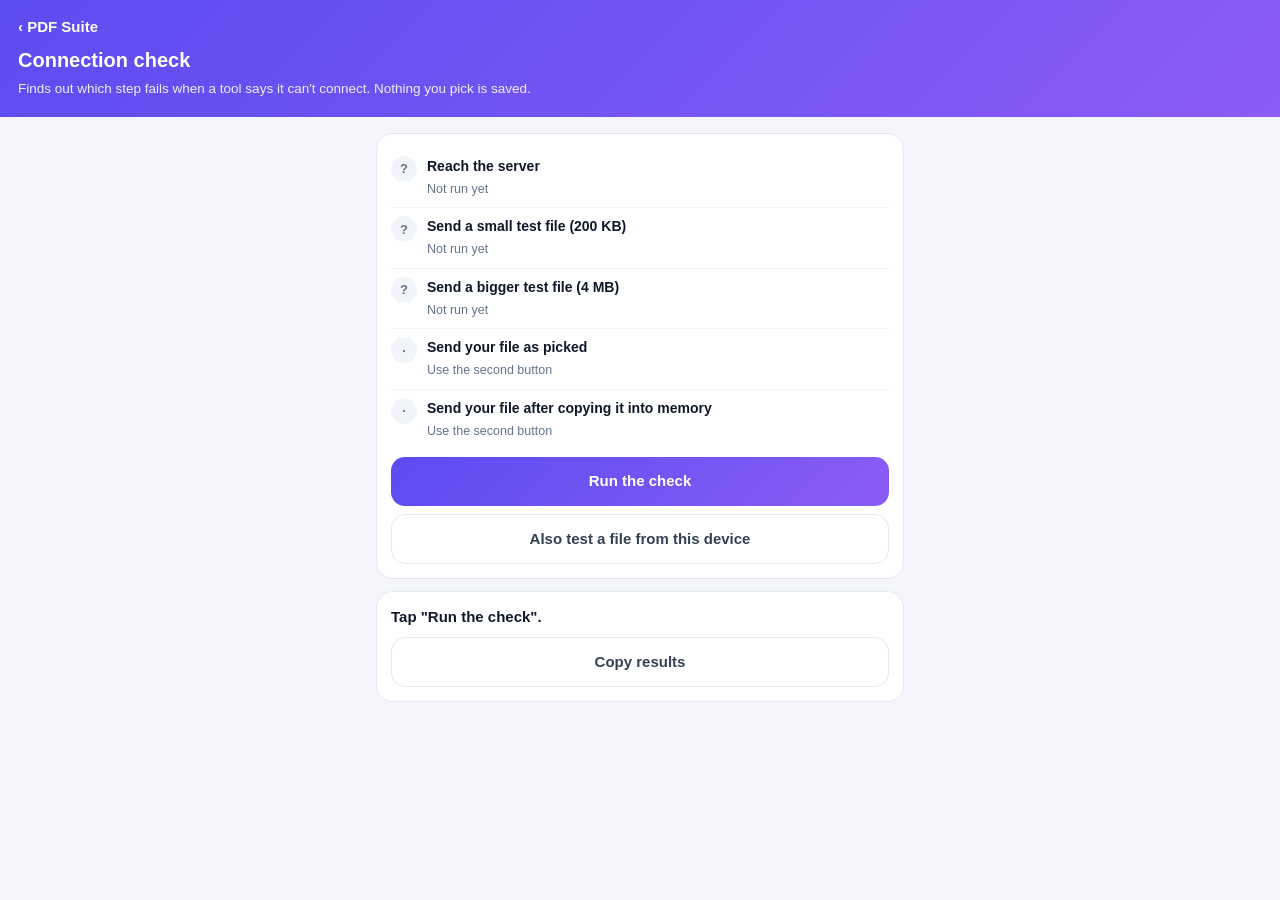
<file: check.html>
<!DOCTYPE html>
<html lang="en">
<head>
  <meta charset="UTF-8">
  <meta name="viewport" content="width=device-width, initial-scale=1, viewport-fit=cover">
  <meta name="theme-color" content="#5b4cf0">
  <title>Connection check · PDF Suite</title>
  <link rel="icon" href="/static/icons/favicon-32.png">
  <style>
    * { box-sizing: border-box; }
    body { margin: 0; font: 15px/1.5 Inter, -apple-system, "Segoe UI", sans-serif; background: #f5f6fb; color: #0f172a; }
    .band { background: linear-gradient(135deg, #5b4cf0, #8b5cf6); color: #fff; padding: calc(16px + env(safe-area-inset-top)) 18px 18px; }
    .band a { color: #fff; text-decoration: none; font-weight: 700; display: inline-block; margin-bottom: 6px; }
    h1 { margin: 0; font-size: 20px; }
    .band p { margin: 4px 0 0; opacity: .9; font-size: 13.5px; }
    main { max-width: 560px; margin: 0 auto; padding: 16px; }
    .card { background: #fff; border: 1px solid #e6e8f0; border-radius: 16px; padding: 14px; margin-bottom: 12px; }
    .row { display: flex; gap: 10px; align-items: flex-start; padding: 8px 0; border-top: 1px solid #f1f5f9; }
    .row:first-child { border-top: 0; }
    .st { width: 26px; height: 26px; border-radius: 99px; display: grid; place-items: center; flex: none; background: #f1f5f9; color: #64748b; font-weight: 800; font-size: 13px; }
    .st.ok { background: #ecfdf5; color: #059669; } .st.bad { background: #fef2f2; color: #dc2626; } .st.run { background: #eeecff; color: #5b4cf0; }
    .row b { display: block; font-size: 14px; } .row small { color: #64748b; font-size: 12.5px; word-break: break-word; }
    button, label.btn { display: block; width: 100%; border: 0; border-radius: 14px; padding: 13px; font: inherit; font-weight: 700; text-align: center; cursor: pointer; }
    .pri { background: linear-gradient(135deg, #5b4cf0, #8b5cf6); color: #fff; }
    .sec { background: #fff; border: 1px solid #e6e8f0 !important; color: #334155; margin-top: 8px; }
    input[type=file] { display: none; }
    #summary { font-weight: 650; }
    pre { white-space: pre-wrap; font-size: 11.5px; background: #f8fafc; border-radius: 10px; padding: 10px; margin: 8px 0 0; max-height: 220px; overflow: auto; }
  </style>
</head>
<body>
  <div class="band">
    <a href="/">‹ PDF Suite</a>
    <h1>Connection check</h1>
    <p>Finds out which step fails when a tool says it can't connect. Nothing you pick is saved.</p>
  </div>
  <main>
    <div class="card">
      <div id="steps"></div>
      <button class="pri" id="runBtn" style="margin-top:8px">Run the check</button>
      <label class="btn sec" id="pickBtn">Also test a file from this device<input type="file" id="picker" accept="application/pdf,.pdf,image/*"></label>
    </div>
    <div class="card"><div id="summary">Tap "Run the check".</div><pre id="log" hidden></pre>
      <button class="sec" id="copyBtn" hidden>Copy results</button></div>
  </main>
<script>
(() => {
  const $ = id => document.getElementById(id);
  const lines = [];
  const log = s => { lines.push(s); $('log').hidden = false; $('log').textContent = lines.join('\n'); $('copyBtn').hidden = false; };
  const steps = [
    { id: 'reach', title: 'Reach the server' },
    { id: 'small', title: 'Send a small test file (200 KB)' },
    { id: 'big', title: 'Send a bigger test file (4 MB)' },
    { id: 'pickRaw', title: 'Send your file as picked', manual: true },
    { id: 'pickCopy', title: 'Send your file after copying it into memory', manual: true },
  ];
  $('steps').innerHTML = steps.map(s => `<div class="row" id="r-${s.id}"><div class="st">${s.manual ? '·' : '?'}</div><div><b>${s.title}</b><small>${s.manual ? 'Use the second button' : 'Not run yet'}</small></div></div>`).join('');
  function mark(id, state, text) {
    const r = $('r-' + id); const st = r.querySelector('.st');
    st.className = 'st ' + state; st.textContent = state === 'ok' ? '✓' : state === 'bad' ? '✕' : '…';
    r.querySelector('small').textContent = text;
  }
  async function timed(id, fn) {
    mark(id, 'run', 'Working…'); const t0 = performance.now();
    try { const msg = await fn(); const ms = Math.round(performance.now() - t0); mark(id, 'ok', `${msg} · ${ms} ms`); log(`OK   ${id}: ${msg} (${ms} ms)`); return true; }
    catch (err) { const ms = Math.round(performance.now() - t0); const m = `${err && err.name}: ${err && err.message}`; mark(id, 'bad', m); log(`FAIL ${id}: ${m} (${ms} ms)`); return false; }
  }
  async function send(blob, name) {
    const fd = new FormData(); fd.append('file', blob, name);
    const res = await fetch('/api/ping', { method: 'POST', body: fd, cache: 'no-store' });
    if (!res.ok) throw new Error('HTTP ' + res.status);
    const data = await res.json();
    if (data.received_bytes !== blob.size) throw new Error(`server got ${data.received_bytes} of ${blob.size} bytes`);
    return `server got all ${blob.size.toLocaleString()} bytes`;
  }
  function testPdf(bytes) {
    const head = '%PDF-1.4\n% PDF Suite connection check\n';
    const body = new Uint8Array(bytes); body.set(new TextEncoder().encode(head));
    for (let i = head.length; i < bytes; i++) body[i] = 32 + (i % 90);
    return new Blob([body], { type: 'application/pdf' });
  }
  function header() {
    lines.length = 0;
    log(`PDF Suite check ${new Date().toISOString()}`);
    log(`Device: ${navigator.userAgent}`);
    log(`Online: ${navigator.onLine} · App mode: ${matchMedia('(display-mode: standalone)').matches} · Service worker: ${navigator.serviceWorker && navigator.serviceWorker.controller ? 'on' : 'off'}`);
  }
  function summarize() {
    const failed = [...document.querySelectorAll('.st.bad')].length;
    $('summary').textContent = failed ? `${failed} step(s) failed. Tap "Copy results" and paste them to the developer.` : 'Everything that ran worked.';
    try { navigator.sendBeacon('/api/client-log', new Blob([JSON.stringify({ kind: 'check', page: '/check', ua: navigator.userAgent, result: lines.slice(3).join(' | ') })], { type: 'application/json' })); } catch {}
  }
  $('runBtn').onclick = async () => {
    $('runBtn').disabled = true; header();
    await timed('reach', async () => { const r = await fetch('/api/ping', { cache: 'no-store' }); if (!r.ok) throw new Error('HTTP ' + r.status); await r.json(); return 'server answered'; });
    await timed('small', () => send(testPdf(200 * 1024), 'check-small.pdf'));
    await timed('big', () => send(testPdf(4 * 1024 * 1024), 'check-big.pdf'));
    summarize(); $('runBtn').disabled = false;
  };
  $('picker').onchange = async e => {
    const file = e.target.files[0]; if (!file) return;
    if (!lines.length) header();
    log(`File: ${file.name} · ${file.size.toLocaleString()} bytes · type "${file.type}" · modified ${new Date(file.lastModified).toISOString()}`);
    await timed('pickRaw', () => send(file, file.name));
    await timed('pickCopy', async () => { const buf = await file.arrayBuffer(); return send(new File([buf], file.name, { type: file.type }), file.name); });
    summarize(); e.target.value = '';
  };
  $('copyBtn').onclick = async () => {
    const text = lines.join('\n');
    try { await navigator.clipboard.writeText(text); $('copyBtn').textContent = 'Copied ✓'; }
    catch { const r = document.createRange(); r.selectNodeContents($('log')); getSelection().removeAllRanges(); getSelection().addRange(r); $('copyBtn').textContent = 'Selected, press Copy'; }
    setTimeout(() => { $('copyBtn').textContent = 'Copy results'; }, 2500);
  };
})();
</script>
</body>
</html>
</file>
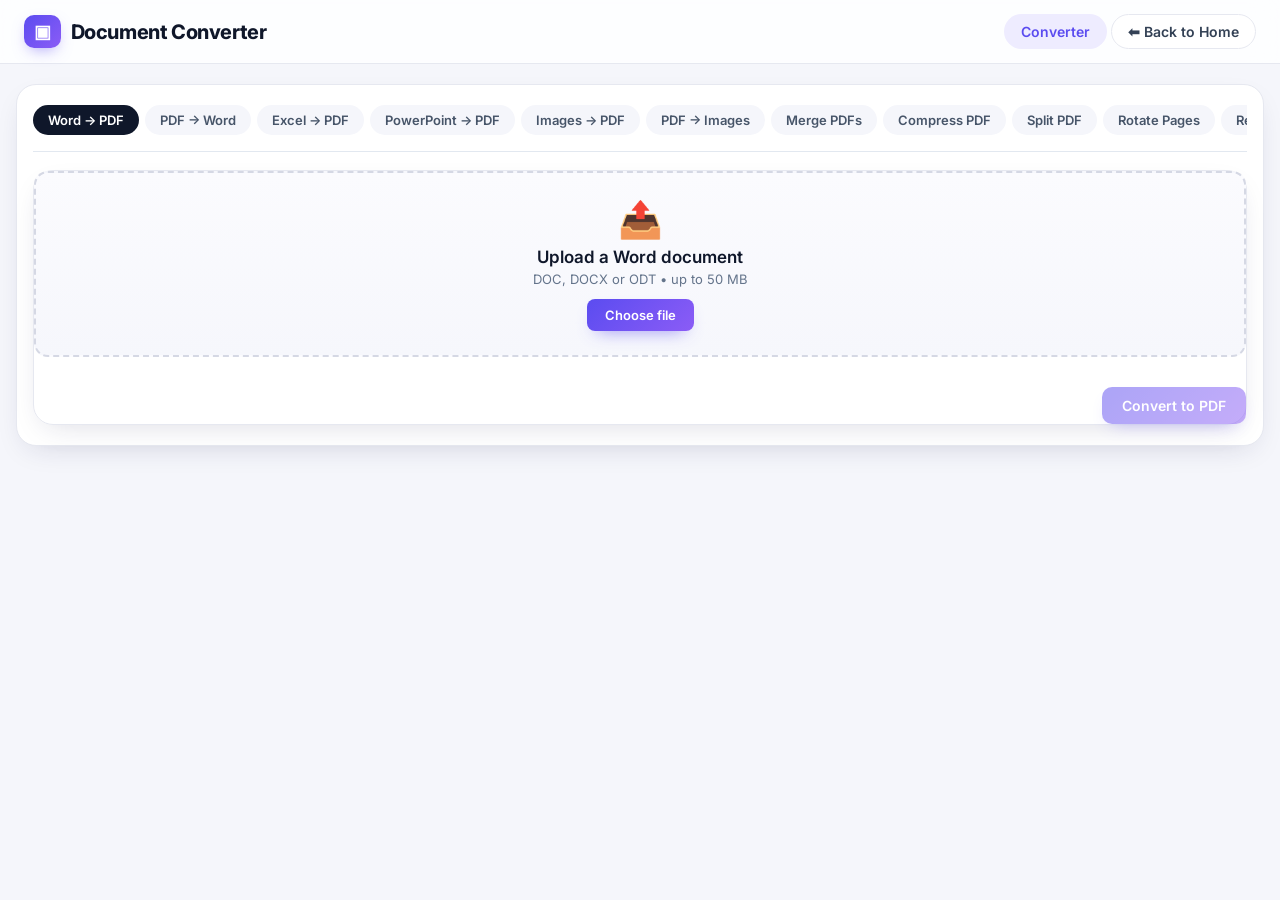
<file: converter.html>
<!doctype html>
<html lang="en">
<head>
  <meta charset="utf-8">
  <meta name="viewport" content="width=device-width, initial-scale=1, maximum-scale=1.0, user-scalable=no, viewport-fit=cover">
  <title>Document Converter</title>
  <meta name="theme-color" content="#5b4cf0">
  <meta name="mobile-web-app-capable" content="yes">
  <meta name="apple-mobile-web-app-capable" content="yes">
  <meta name="apple-mobile-web-app-status-bar-style" content="default">
  <meta name="apple-mobile-web-app-title" content="PDF Suite">
  <meta name="application-name" content="PDF Suite">
  <meta name="format-detection" content="telephone=no">
  <link rel="manifest" href="/manifest.webmanifest">
  <link rel="icon" href="/static/icons/favicon-32.png" type="image/png" sizes="32x32">
  <link rel="apple-touch-icon" href="/static/icons/apple-touch-icon.png">
  <script src="/static/net.js"></script>
  <script src="/static/pwa.js" defer></script>
  <script src="/static/tool-page.js" defer></script>
  <link rel="stylesheet" href="/static/tool-page.css">
  <link rel="preconnect" href="https://fonts.googleapis.com">
  <link rel="preconnect" href="https://fonts.gstatic.com" crossorigin>
  <link href="https://fonts.googleapis.com/css2?family=Inter:opsz,wght@14..32,400;14..32,500;14..32,600;14..32,700&display=swap" rel="stylesheet">
  <style>
    * { box-sizing: border-box; margin: 0; padding: 0; }
    body { font-family: 'Inter', -apple-system, BlinkMacSystemFont, sans-serif; background: #f1f5f9; color: #0f172a; min-height: 100vh; margin: 0; padding: 0; width: 100%; overflow-x: hidden; }
    .header { height: 64px; background: #ffffff; border-bottom: 1px solid #e2e8f0; display: flex; align-items: center; padding: 0 24px; gap: 20px; flex-shrink: 0; }
    .brand { display: flex; align-items: center; gap: 10px; font-size: 20px; font-weight: 700; letter-spacing: -0.3px; }
    .brand-icon { background: #4f46e5; color: #fff; border-radius: 8px; padding: 6px 10px; font-size: 18px; }
    .nav { display: flex; gap: 4px; margin-left: auto; align-items: center; }
    .nav button { border: none; background: transparent; padding: 8px 16px; border-radius: 8px; font-weight: 600; color: #64748b; cursor: pointer; font-family: inherit; font-size: 14px; transition: all 0.2s; white-space: nowrap; }
    .nav button:hover { background: #f1f5f9; color: #0f172a; }

    .wrap { width: 100%; max-width: 100%; margin: 0; padding: 20px 16px; }
    .converter-card { background: #ffffff; border: 1px solid #e2e8f0; border-radius: 16px; box-shadow: 0 8px 30px rgba(0, 0, 0, 0.05); padding: 20px 16px; width: 100%; }
    .tabs-wrapper { border-bottom: 1px solid #e2e8f0; padding-bottom: 12px; margin-bottom: 18px; overflow-x: auto !important; -webkit-overflow-scrolling: touch; scrollbar-width: thin; width: 100%; }
    .tabs-wrapper::-webkit-scrollbar { height: 6px; }
    .tabs-wrapper::-webkit-scrollbar-thumb { background: #cbd5e1; border-radius: 999px; }
    .tabs { display: flex !important; flex-wrap: nowrap !important; gap: 6px; width: max-content !important; min-width: 100% !important; padding-bottom: 4px; }
    .tab { padding: 6px 14px; border: 1px solid #e2e8f0; background: #ffffff; border-radius: 999px; font-weight: 600; font-size: 13px; color: #475569; cursor: pointer; transition: all 0.2s; font-family: inherit; white-space: nowrap; flex-shrink: 0 !important; }
    .tab:hover { background: #f8fafc; border-color: #cbd5e1; }
    .tab.active { background: #4f46e5; border-color: #4f46e5; color: #fff; }

    .panel { display: none; }
    .panel.active { display: block; }
    /* Organizer tools use a two-column workspace: controls on the left, a large page viewer on the right. */
    .panel.active.organizer-layout { display:grid; grid-template-columns:minmax(260px, 320px) minmax(0, 1fr); grid-template-areas:
      'upload viewer'
      'options viewer'
      'pdfoptions viewer'
      'files viewer'
      'actions actions'
      'status status'; gap:14px 18px; align-items:start; }
    .organizer-layout #drop { grid-area:upload; min-height:170px; padding:18px 12px; }
    .organizer-layout #imageOptions { grid-area:options; margin-top:0; }
    .organizer-layout #pdfOptions { grid-area:pdfoptions; margin-top:0; }
    .organizer-layout #fileList { grid-area:files; margin-top:0; min-width:0; }
    .organizer-layout #organizerViewer { grid-area:viewer; margin-top:0; min-width:0; min-height:620px; height:100%; display:flex; flex-direction:column; }
    .organizer-layout #pageGrid { flex:1; grid-template-columns:repeat(auto-fill,minmax(175px,1fr)); align-content:start; max-height:calc(100vh - 245px); min-height:500px; gap:16px; padding:18px; }
    .organizer-layout .page-thumb { padding:9px; }
    .organizer-layout .page-thumb .thumb-image-frame { height:245px; }
    .organizer-layout .page-thumb img { height:100%; }
    .organizer-layout .page-thumb .page-label { font-size:12px; }
    .organizer-layout .actions { grid-area:actions; margin-top:0; }
    .organizer-layout .status { grid-area:status; margin-top:0; }


    .drop-zone { border: 2px dashed #cbd5e1; border-radius: 14px; min-height: 180px; display: flex; align-items: center; justify-content: center; text-align: center; padding: 24px 16px; background: #fafbfc; transition: all 0.25s; cursor: pointer; }
    .drop-zone.drag-over { border-color: #4f46e5; background: #eef2ff; }
    .drop-zone .icon { font-size: 36px; display: block; margin-bottom: 6px; }
    .drop-zone h3 { font-size: 17px; font-weight: 600; margin-bottom: 4px; }
    .drop-zone p { color: #64748b; font-size: 13px; margin-bottom: 12px; }
    .drop-zone .choose { display: inline-flex; background: #4f46e5; color: #fff; padding: 8px 18px; border-radius: 8px; font-weight: 600; font-size: 13px; cursor: pointer; transition: background 0.2s; border: none; }
    .drop-zone .choose:hover { background: #4338ca; }
    .drop-zone input[type="file"] { display: none; }

    .image-options { margin-top: 14px; display: none; flex-direction: column; gap: 12px; padding: 14px 16px; background: #f8fafc; border-radius: 10px; border: 1px solid #e2e8f0; }
    .image-options.visible { display: flex; }
    .option-row { display: flex; align-items: center; gap: 16px; flex-wrap: wrap; }
    .option-row label { font-weight: 600; font-size: 13px; color: #334155; min-width: 80px; }
    .option-row input[type="number"], .option-row input[type="text"] { width: 80px; padding: 4px 8px; border: 1px solid #e2e8f0; border-radius: 6px; font-size: 13px; font-family: inherit; }
    .option-row select { padding: 4px 8px; border: 1px solid #e2e8f0; border-radius: 6px; font-size: 13px; font-family: inherit; background: #fff; }
    .option-row .checkbox-group { display: flex; align-items: center; gap: 6px; font-size: 13px; color: #334155; }
    .option-row .checkbox-group input[type="checkbox"] { width: 16px; height: 16px; accent-color: #4f46e5; }
    .quality-slider, .compress-slider { display: flex; align-items: center; gap: 10px; }
    .quality-slider input[type="range"], .compress-slider input[type="range"] { width: 120px; accent-color: #4f46e5; }
    .quality-slider span, .compress-slider span { font-weight: 600; font-size: 14px; min-width: 30px; }

    .files { margin-top: 14px; display: grid; gap: 6px; }
    .file-item { display: flex; justify-content: space-between; align-items: center; padding: 8px 12px; background: #f8fafc; border: 1px solid #e2e8f0; border-radius: 8px; font-size: 13px; }
    .file-item .name { font-weight: 500; color: #0f172a; word-break: break-word; }
    .file-item .size { color: #64748b; font-size: 12px; margin-left: 8px; white-space: nowrap; }

    .organizer-viewer { display:none; margin-top:16px; border:1px solid #dbe3ef; border-radius:12px; overflow:hidden; background:#f8fafc; }
    .organizer-viewer.visible { display:block; }
    .viewer-head { display:flex; align-items:center; justify-content:space-between; gap:10px; padding:12px 14px; background:#eef2f7; border-bottom:1px solid #dbe3ef; flex-wrap:wrap; }
    .viewer-head strong { font-size:14px; }
    .viewer-head span { color:#64748b; font-size:12px; }
    .page-grid { display:grid; grid-template-columns:repeat(auto-fill,minmax(125px,1fr)); gap:12px; padding:14px; max-height:560px; overflow:auto; }
    .page-thumb { position:relative; border:2px solid #dbe3ef; border-radius:8px; padding:7px; background:#fff; cursor:pointer; min-width:0; text-align:left; }
    .page-thumb .thumb-image-frame { display:flex; align-items:center; justify-content:center; width:100%; height:150px; overflow:hidden; background:#e2e8f0; }
    .page-thumb img { display:block; width:100%; height:100%; object-fit:contain; transform-origin:center center; transition:transform .18s ease; }
    .page-thumb img.rotate-quarter { transform:rotate(var(--preview-rotation)) scale(var(--preview-scale, .72)); }
    .range-error { width:100%; color:#b91c1c; font-size:12px; font-weight:600; display:none; }
    .page-thumb img.rotate-half { transform:rotate(180deg); }
    .page-thumb .page-label { display:flex; justify-content:space-between; gap:4px; margin-top:6px; font-size:11px; color:#475569; }
    .page-thumb.selected { border-color:#4f46e5; background:#eef2ff; box-shadow:0 0 0 1px #4f46e5; }
    .page-thumb.dragging { opacity:.4; }
    .page-thumb .selection-mark { position:absolute; top:9px; right:9px; background:#4f46e5; color:white; border-radius:50%; width:20px; height:20px; display:none; align-items:center; justify-content:center; font-size:12px; }
    .page-thumb.selected .selection-mark { display:flex; }
    .viewer-help { padding:0 14px 12px; color:#64748b; font-size:12px; }
    .actions { display: flex; justify-content: flex-end; gap: 10px; margin-top: 16px; }
    .convert-btn { background: #4f46e5; color: #fff; border: none; border-radius: 8px; padding: 10px 20px; font-weight: 700; font-size: 14px; cursor: pointer; transition: background 0.2s; font-family: inherit; }
    .convert-btn:hover { background: #4338ca; }
    .convert-btn:disabled { opacity: 0.5; pointer-events: none; }

    .status { margin-top: 14px; padding: 10px 14px; border-radius: 8px; background: #f8fafc; color: #475569; font-size: 13px; display: none; }
    .status.show { display: block; }
    .status.error { background: #fef2f2; color: #b91c1c; }
    .status.ok { background: #f0fdf4; color: #166534; }

    @media (max-width: 768px) {
      .header { padding: 0 12px; gap: 10px; flex-wrap: wrap; height: auto; min-height: 56px; }
      .brand { font-size: 18px; }
      .nav { margin-left: 0; width: 100%; justify-content: flex-start; overflow-x: auto; gap: 2px; flex-wrap: nowrap; padding-bottom: 4px; -webkit-overflow-scrolling: touch; }
      .nav button { font-size: 13px; padding: 6px 12px; }
      .wrap { padding: 12px 8px; }
      .converter-card { padding: 14px 12px; border-radius: 12px; }
      .option-row { flex-direction: column; align-items: stretch; gap: 6px; }
      .quality-slider input[type="range"], .compress-slider input[type="range"] { width: 100%; }
      .convert-btn { width: 100%; justify-content: center; padding: 10px 16px; font-size: 13px; }
      .actions { justify-content: stretch; }
      .panel.active.organizer-layout { display:flex; flex-direction:column; gap:12px; }
      .organizer-layout #drop, .organizer-layout #imageOptions, .organizer-layout #pdfOptions, .organizer-layout #fileList, .organizer-layout #organizerViewer, .organizer-layout .actions, .organizer-layout .status { width:100%; }
      .organizer-layout #organizerViewer { min-height:0; }
      .organizer-layout #pageGrid { grid-template-columns:repeat(auto-fill,minmax(135px,1fr)); max-height:65vh; min-height:220px; padding:12px; gap:10px; }
      .organizer-layout .page-thumb img { height:190px; }
    }
  </style>
  <link rel="stylesheet" href="/static/theme.css">
  <style>
    /* Opened for one tool (from the home page): show only that tool. */
    html.single-tool .tabs-wrapper { display: none !important; }
    html.embedded .header { display: none !important; }
    .tool-head { margin: 0 0 16px; }
    .tool-head h2 { margin: 0; font-size: 22px; letter-spacing: -.3px; }
    .tool-head p { margin: 4px 0 0; color: #64748b; font-size: 14px; }
    html.single-tool #organizerViewer:not(.visible) { display: none !important; }
    html.single-tool #fileList { display: none !important; }
    /* One tool: controls, button and result in the left column, pages on the right. */
    html.single-tool .panel.active.organizer-layout { grid-template-areas: 'upload viewer' 'file viewer' 'options viewer' 'pdfoptions viewer' 'actions viewer' 'status viewer' 'result viewer' 'rest viewer'; grid-template-rows: repeat(7, auto) 1fr; }
    html.single-tool .organizer-layout .tp-file { grid-area: file; margin: 0; }
    html.single-tool .organizer-layout .tp-result { grid-area: result; margin: 0; }
    html.single-tool .tp-file, html.single-tool .tp-result { width: 100%; box-sizing: border-box; }
    html.single-tool .actions .convert-btn { width: 100%; min-height: 48px; justify-content: center; font-size: 15px; }
    html.single-tool .wrap { max-width: 1000px; margin: 0 auto; }
    @media (max-width: 768px) { html.single-tool .wrap { padding: 0 0 calc(40px + env(safe-area-inset-bottom)); } html.single-tool .converter-card { margin: 0 12px; width: auto; } html.single-tool .tp-band { margin-bottom: 14px; } }
  </style>
  <script>
    (() => {
      const tool = new URLSearchParams(location.search).get('tool');
      if (tool) document.documentElement.classList.add('single-tool');
      if (window.top !== window) document.documentElement.classList.add('embedded');
    })();
  </script>
</head>
<body>
  <header class="header">
    <div class="brand"><span class="brand-icon">▣</span> Document Converter</div>
    <nav class="nav">
      <button class="active">Converter</button>
      <button onclick="location.href='/'">⬅ Back to Home</button>
    </nav>
  </header>

  <div class="wrap" data-tool-page="single" data-head="toolHead" data-input="files" data-zone="drop" data-run="convertBtn" data-status="status">
    <section class="converter-card">
      <div class="tool-head" id="toolHead" hidden><h2 id="toolName"></h2><p id="toolDesc"></p></div>
      <div class="tabs-wrapper">
        <div class="tabs" id="tabsContainer">
          <button class="tab active" data-conversion="word-to-pdf">Word → PDF</button>
          <button class="tab" data-conversion="pdf-to-word">PDF → Word</button>
          <button class="tab" data-conversion="excel-to-pdf">Excel → PDF</button>
          <button class="tab" data-conversion="powerpoint-to-pdf">PowerPoint → PDF</button>
          <button class="tab" data-conversion="images-to-pdf">Images → PDF</button>
          <button class="tab" data-conversion="pdf-to-images">PDF → Images</button>
          <button class="tab" data-conversion="merge-pdf">Merge PDFs</button>
          <button class="tab" data-conversion="compress-pdf">Compress PDF</button>
          <button class="tab" data-conversion="split-pdf">Split PDF</button>
          <button class="tab" data-conversion="rotate-pdf">Rotate Pages</button>
          <button class="tab" data-conversion="reorder-pdf">Reorder Pages</button>
          <button class="tab" data-conversion="image-to-image">Image → Image</button>
        </div>
      </div>

      <div id="panel" class="panel active">
        <div class="drop-zone" id="drop">
          <div>
            <span class="icon">📤</span>
            <h3 id="dropTitle">Upload an image</h3>
            <p id="dropHint">PNG, JPG, JPEG, WebP, BMP, GIF or TIFF • up to 50 MB</p>
            <label class="choose">Choose file <input id="files" type="file"></label>
          </div>
        </div>

        <div class="image-options" id="imageOptions">
          <div class="option-row">
            <label for="targetFormat">Format:</label>
            <select id="targetFormat">
              <option value="jpeg">JPEG</option>
              <option value="png">PNG</option>
              <option value="webp">WebP</option>
              <option value="bmp">BMP</option>
              <option value="gif">GIF</option>
              <option value="tiff">TIFF</option>
            </select>
          </div>
          <div class="option-row" id="qualityRow" style="display: none;">
            <label>Quality:</label>
            <div class="quality-slider">
              <input type="range" id="quality" min="1" max="100" value="85">
              <span id="qualityValue">85</span>
            </div>
          </div>
          <div class="option-row" id="compressRow" style="display: none;">
            <label>Compression:</label>
            <div class="compress-slider">
              <input type="range" id="compressLevel" min="0" max="9" value="6">
              <span id="compressValue">6</span>
            </div>
          </div>
          <div class="option-row">
            <label>Resize:</label>
            <select id="resizeMode">
              <option value="none">No resize</option>
              <option value="percentage">Scale by %</option>
              <option value="custom">Custom width/height</option>
            </select>
          </div>
          <div class="option-row" id="percentageRow" style="display: none;">
            <label>Percentage:</label>
            <input type="number" id="scalePercent" value="50" min="1" max="500" style="width:80px;"> %
          </div>
          <div class="option-row" id="customSizeRow" style="display: none;">
            <label>Width:</label>
            <input type="number" id="customWidth" value="800" min="1" style="width:80px;">
            <label>Height:</label>
            <input type="number" id="customHeight" value="600" min="1" style="width:80px;">
            <div class="checkbox-group">
              <input type="checkbox" id="keepAspect" checked>
              <label for="keepAspect">Maintain aspect ratio</label>
            </div>
          </div>
        </div>

        <div class="image-options" id="pdfOptions" style="display:none;"></div>
        <div class="files" id="fileList"></div>
        <section class="organizer-viewer" id="organizerViewer" aria-live="polite">
          <div class="viewer-head"><strong id="viewerTitle">Uploaded document preview</strong><span id="viewerSummary"></span></div>
          <div class="page-grid" id="pageGrid"></div>
          <div class="viewer-help" id="viewerHelp">Select pages to see exactly which pages will be affected.</div>
        </section>
        <div class="actions"><button class="convert-btn" id="convertBtn" disabled>Convert</button></div>
        <div class="status" id="status"></div>
      </div>
    </section>
  </div>

  <script>
    // Check if a specific tool was requested from the Home grid
    const urlParams = new URLSearchParams(window.location.search);
    const requestedTool = urlParams.get('tool');
    let conversion = (requestedTool && Object.prototype.hasOwnProperty.call(specs0(), requestedTool)) ? requestedTool : 'word-to-pdf', selectedFiles = [], previewFiles = [], draggedPage = null, originalOrder = null;
    function specs0() { return {'word-to-pdf':1,'pdf-to-word':1,'excel-to-pdf':1,'powerpoint-to-pdf':1,'images-to-pdf':1,'pdf-to-images':1,'merge-pdf':1,'compress-pdf':1,'split-pdf':1,'rotate-pdf':1,'reorder-pdf':1,'image-to-image':1}; }
    
    const $ = id => document.getElementById(id);
    const specs = {
      'word-to-pdf': { title: 'Upload a Word document', hint: 'DOC, DOCX or ODT • up to 50 MB', accept: '.doc,.docx,.odt', multiple: false, button: 'Convert to PDF', showOptions: false },
      'pdf-to-word': { title: 'Upload a PDF', hint: 'One PDF • text will be extracted into a Word document', accept: '.pdf', multiple: false, button: 'Convert to Word', showOptions: false },
      'excel-to-pdf': { title: 'Upload an Excel workbook', hint: 'XLS, XLSX or ODS • up to 50 MB', accept: '.xls,.xlsx,.ods', multiple: false, button: 'Convert to PDF', showOptions: false },
      'powerpoint-to-pdf': { title: 'Upload a PowerPoint presentation', hint: 'PPT, PPTX or ODP • up to 50 MB', accept: '.ppt,.pptx,.odp', multiple: false, button: 'Convert to PDF', showOptions: false },
      'images-to-pdf': { title: 'Upload images', hint: 'PNG, JPG, JPEG or WebP • multiple files allowed', accept: '.png,.jpg,.jpeg,.webp', multiple: true, button: 'Create PDF', showOptions: false },
      'pdf-to-images': { title: 'Upload a PDF', hint: 'One PDF • pages are exported as PNG images (ZIP archive)', accept: '.pdf', multiple: false, button: 'Convert to Images', showOptions: false },
      'merge-pdf': { title: 'Upload PDFs to merge', hint: 'Select two or more PDF files', accept: '.pdf', multiple: true, button: 'Merge PDFs', showOptions: false },
      'compress-pdf': { title: 'Upload a PDF to compress', hint: 'One PDF • optimize embedded streams, images and fonts', accept: '.pdf', multiple: false, button: 'Compress PDF', showOptions: false },
      'split-pdf': { title: 'Upload a PDF to split', hint: 'One PDF • each comma-separated range becomes a separate PDF in a ZIP', accept: '.pdf', multiple: false, button: 'Split PDF', showOptions: false },
      'rotate-pdf': { title: 'Upload a PDF to rotate', hint: 'One PDF • rotate all pages or selected pages', accept: '.pdf', multiple: false, button: 'Rotate Pages', showOptions: false },
      'reorder-pdf': { title: 'Upload a PDF to reorder', hint: 'One PDF • enter every page number exactly once in the desired order', accept: '.pdf', multiple: false, button: 'Reorder Pages', showOptions: false },
      'image-to-image': { title: 'Upload an image', hint: 'PNG, JPG, JPEG, WebP, BMP, GIF or TIFF', accept: '.png,.jpg,.jpeg,.webp,.bmp,.gif,.tiff', multiple: false, button: 'Convert Image', showOptions: true }
    };

    function setStatus(text, type = '') {
      const s = $('status');
      s.textContent = text;
      s.className = text ? 'status show ' + type : 'status';
    }

    function renderFiles() {
      const list = $('fileList');
      list.innerHTML = '';
      selectedFiles.forEach(f => {
        const div = document.createElement('div');
        div.className = 'file-item';
        div.innerHTML = `<span class="name">${escapeHtml(f.name)}</span><span class="size">${(f.size / 1024 / 1024).toFixed(2)} MB</span>`;
        list.appendChild(div);
      });
      $('convertBtn').disabled = selectedFiles.length === 0;
    }

    function escapeHtml(s) {
      return s.replace(/[&<>"']/g, m => ({ '&':'&amp;','<':'&lt;','>':'&gt;','"':'&quot;',"'":'&#39;' }[m]));
    }

    function toggleResizeOptions() {
      const mode = $('resizeMode').value;
      $('percentageRow').style.display = mode === 'percentage' ? 'flex' : 'none';
      $('customSizeRow').style.display = mode === 'custom' ? 'flex' : 'none';
    }

    function updateFormatSliders() {
      const format = $('targetFormat').value;
      const qualityRow = $('qualityRow');
      const compressRow = $('compressRow');
      if (format === 'jpeg' || format === 'webp' || format === 'gif') {
        qualityRow.style.display = 'flex'; compressRow.style.display = 'none';
      } else if (format === 'png') {
        qualityRow.style.display = 'none'; compressRow.style.display = 'flex';
      } else {
        qualityRow.style.display = 'none'; compressRow.style.display = 'none';
      }
    }

    function configure() {
      const s = specs[conversion];
      $('panel').classList.toggle('organizer-layout', organizerTools.has(conversion));
      if (!s) return;
      $('dropTitle').textContent = s.title;
      $('dropHint').textContent = s.hint;
      $('files').accept = s.accept;
      $('files').multiple = s.multiple;
      $('convertBtn').textContent = s.button;
      const opt = $('imageOptions');
      if (s.showOptions) { opt.classList.add('visible'); updateFormatSliders(); }
      else { opt.classList.remove('visible'); }
      const pdfOpt = $('pdfOptions');
      const pdfOptionMarkup = {
        'split-pdf': '<div class="option-row"><label for="pageRanges">Page ranges:</label><input id="pageRanges" type="text" placeholder="e.g. 1-3,5,8-10" style="width:min(360px,100%);"><span style="font-size:12px;color:#64748b;">Each item becomes a separate PDF in a ZIP.</span></div>',
        'rotate-pdf': '<div class="option-row"><label for="rotation">Rotation:</label><select id="rotation"><option value="90">90° clockwise</option><option value="180">180°</option><option value="270">270° clockwise</option></select><label for="pageRanges">Pages:</label><input id="pageRanges" type="text" value="all" placeholder="all or 1-3,5" style="width:180px;"></div>',
        'reorder-pdf': '<div class="option-row"><label for="pageOrder">New page order:</label><input id="pageOrder" type="text" placeholder="e.g. 3,1,2,4" style="width:min(360px,100%);"><span style="font-size:12px;color:#64748b;">Include every page exactly once.</span></div>'
      };
      pdfOpt.innerHTML = pdfOptionMarkup[conversion] || '';
      pdfOpt.style.display = pdfOpt.innerHTML ? 'flex' : 'none';
      selectedFiles = []; previewFiles = []; $('organizerViewer').classList.remove('visible'); $('pageGrid').innerHTML = '';
      renderFiles();
      setStatus('');
      toggleResizeOptions();
    }

    // Opened for a single tool: name it and hide the other converters.
    const TOOL_NAMES = {
      'word-to-pdf': ['📄 Word to PDF', 'Convert DOC and DOCX files to PDF.'],
      'pdf-to-word': ['📝 PDF to Word', 'Turn a PDF into an editable Word document.'],
      'excel-to-pdf': ['📊 Excel to PDF', 'Convert spreadsheets to PDF.'],
      'powerpoint-to-pdf': ['📽️ PowerPoint to PDF', 'Convert presentations to PDF.'],
      'images-to-pdf': ['🖼️ Images to PDF', 'Combine photos and images into one PDF.'],
      'pdf-to-images': ['📸 PDF to Images', 'Save each PDF page as an image.'],
      'merge-pdf': ['🔗 Merge PDFs', 'Combine several PDFs into one file.'],
      'compress-pdf': ['🗜️ Compress PDF', 'Make a PDF smaller to share or email.'],
      'split-pdf': ['✂️ Split PDF', 'Pull page ranges out into separate PDFs.'],
      'rotate-pdf': ['🔄 Rotate Pages', 'Turn all pages or just the ones you pick.'],
      'reorder-pdf': ['↕️ Reorder Pages', 'Change the order of the pages.'],
      'image-to-image': ['🔄 Image to Image', 'Convert an image to another format.'],
    };
    if (requestedTool && TOOL_NAMES[conversion]) {
      $('toolName').textContent = TOOL_NAMES[conversion][0];
      $('toolDesc').textContent = TOOL_NAMES[conversion][1];
      $('toolHead').hidden = false;
      document.title = TOOL_NAMES[conversion][0].replace(/^\S+\s/, '') + ' · PDF Suite';
    }

    // Set active tab based on URL parameter
    document.querySelectorAll('.tab').forEach(b => {
      if (b.dataset.conversion === conversion) {
        b.classList.add('active');
      } else {
        b.classList.remove('active');
      }
      b.addEventListener('click', () => {
        document.querySelectorAll('.tab').forEach(x => x.classList.remove('active'));
        b.classList.add('active');
        conversion = b.dataset.conversion;
        configure();
      });
    });

    const organizerTools = new Set(['merge-pdf','compress-pdf','split-pdf','rotate-pdf','reorder-pdf']);
    async function loadOrganizerPreview() {
      if (!organizerTools.has(conversion) || !selectedFiles.length) {
        $('organizerViewer').classList.remove('visible'); previewFiles = []; return;
      }
      $('organizerViewer').classList.add('visible'); $('viewerTitle').textContent = 'Preparing document preview…';
      $('viewerSummary').textContent = ''; $('pageGrid').innerHTML = '';
      try {
        const form = new FormData(); selectedFiles.forEach(f => form.append('files', f));
        const res = await fetch('/api/pdf-preview', {method:'POST', body:form});
        const data = await res.json(); if (!res.ok) throw new Error(data.error || 'Preview failed.');
        previewFiles = data.files || []; originalOrder = null; renderPageGrid();
        if (data.truncated) $('viewerHelp').textContent = `Showing the first ${previewFiles.reduce((n,f)=>n+f.pages.length,0)} of ${data.totalPages} pages. The operation still applies to the whole document.`;
      } catch (err) { $('viewerTitle').textContent = 'Preview unavailable'; $('viewerHelp').textContent = err.message; }
    }
    function renderPageGrid() {
      const grid = $('pageGrid'); grid.innerHTML = '';
      const allPages = previewFiles.flatMap((file, fi) => file.pages.map(page => ({...page, fileIndex:fi, fileName:file.fileName})));
      $('viewerTitle').textContent = conversion === 'merge-pdf' ? 'PDFs to be merged' : 'Uploaded document preview';
      $('viewerSummary').textContent = `${previewFiles.length} file(s) · ${allPages.length} page(s)`;
      $('viewerHelp').textContent = conversion === 'reorder-pdf' ? 'Drag pages to reorder them. The page order field updates automatically.' :
        conversion === 'rotate-pdf' || conversion === 'split-pdf' ? 'Click page thumbnails to select the pages. Leave all unselected to apply the operation to all pages.' :
        conversion === 'merge-pdf' ? 'Review the uploaded files and page order before merging.' : 'Review the uploaded PDF pages before compressing.';
      allPages.forEach((page, index) => {
        const card = document.createElement('button'); card.type='button'; card.className='page-thumb'; card.draggable = conversion === 'reorder-pdf';
        card.dataset.index = index; card.dataset.page = page.page; card.innerHTML = `<span class="selection-mark">✓</span><span class="thumb-image-frame"><img alt="Page ${page.page}" src="${page.thumbnail}"></span><span class="page-label"><span>${escapeHtml(page.fileName)}</span><b>Page ${page.page}</b></span>`;
        if (conversion === 'split-pdf' || conversion === 'rotate-pdf') {
          card.addEventListener('click', () => { card.classList.toggle('selected'); syncSelectedPages(); validatePageField(); applyRotationPreview(); });
        }
        if (conversion === 'reorder-pdf') {
          card.addEventListener('dragstart', () => { draggedPage=index; card.classList.add('dragging'); });
          card.addEventListener('dragend', () => { card.classList.remove('dragging'); draggedPage=null; });
          card.addEventListener('dragover', e => e.preventDefault());
          card.addEventListener('drop', e => { e.preventDefault(); const target=Number(card.dataset.index); if(draggedPage===null || target===draggedPage)return; const flat=previewFiles.flatMap(f=>f.pages.map(p=>({...p,originalPage:p.originalPage || p.page,fileName:f.fileName}))); const moved=flat.splice(draggedPage,1)[0]; flat.splice(target,0,moved); previewFiles=[{fileName:selectedFiles[0].name,pages:flat.map((p,i)=>({...p,page:p.originalPage,displayPosition:i+1,fileIndex:0}))}]; renderPageGrid(); $('pageOrder').value=flat.map(p=>p.originalPage || p.page).join(','); });
        }
        grid.appendChild(card);
        card.querySelector('img').addEventListener('load', applyRotationPreview, { once: true });
      });
      if (conversion === 'reorder-pdf' && $('pageOrder') && !originalOrder) { originalOrder = allPages.map(p=>p.originalPage || p.page).join(','); $('pageOrder').value = originalOrder; }
      applyRotationPreview();
    }
    function syncSelectedPages() {
      const selected=[...$('pageGrid').querySelectorAll('.page-thumb.selected')].map(el=>Number(el.dataset.index)+1);
      const field=$('pageRanges'); if(field) field.value=selected.length ? selected.join(',') : (conversion==='rotate-pdf' ? 'all' : '');
    }

    // Page ranges are parsed with exactly the same rules as the server (converter.py
    // _parse_page_ranges), so the live preview never disagrees with the real result.
    function parsePageRanges(value, pageCount) {
      const raw=(value || '').trim().toLowerCase();
      if (!raw) return { error: 'Enter at least one page number or range, e.g. 1-3,5.' };
      const groups=[];
      for (const piece of raw.split(',')) {
        const part=piece.trim();
        if (!part) return { error: 'Page ranges contain an empty item.' };
        if (part.includes('-')) {
          const bits=part.split('-').map(x=>x.trim());
          if (bits.length !== 2 || !bits.every(x=>/^\d+$/.test(x))) return { error: `Invalid page range: ${part}` };
          const start=Number(bits[0]), end=Number(bits[1]);
          if (end < start) return { error: `Page range ${part} goes backwards. Write it as ${end}-${start}.` };
          if (start < 1 || end > pageCount) return { error: `Page range ${part} is outside 1-${pageCount}.` };
          const g=[]; for (let n=start; n<=end; n++) g.push(n); groups.push(g);
        } else {
          if (!/^\d+$/.test(part)) return { error: `Invalid page number: ${part}` };
          const page=Number(part);
          if (page < 1 || page > pageCount) return { error: `Page ${page} is outside 1-${pageCount}.` };
          groups.push([page]);
        }
      }
      return { groups };
    }
    function totalPreviewPages() { return previewFiles.reduce((sum,file)=>sum+(file.pageCount || file.pages.length),0); }
    function validatePageField() {
      if (conversion !== 'rotate-pdf' && conversion !== 'split-pdf') return true;
      const field=$('pageRanges'); if (!field || !previewFiles.length) return true;
      const value=field.value.trim().toLowerCase();
      if (conversion === 'rotate-pdf' && (value === '' || value === 'all')) { setRangeError(''); return true; }
      if (conversion === 'split-pdf' && !value) { setRangeError(''); return true; }
      const parsed=parsePageRanges(value, totalPreviewPages());
      setRangeError(parsed.error || ''); return !parsed.error;
    }
    function setRangeError(message) {
      let el=$('rangeError');
      if (!el) { el=document.createElement('div'); el.id='rangeError'; el.className='range-error'; $('pdfOptions').appendChild(el); }
      el.textContent=message; el.style.display=message ? 'block' : 'none';
      $('convertBtn').disabled = selectedFiles.length === 0 || !!message;
    }
    function applyRotationPreview() {
      if (conversion !== 'rotate-pdf') return;
      const rotation=Number($('rotation')?.value || 0);
      const range=($('pageRanges')?.value || 'all').trim().toLowerCase();
      let chosen=null;
      if (range && range !== 'all') {
        const parsed=parsePageRanges(range, totalPreviewPages());
        // Invalid input: show no rotation at all (the server would reject it too).
        chosen=new Set(parsed.error ? [] : parsed.groups.flat());
      }
      document.querySelectorAll('#pageGrid .page-thumb').forEach((card,index)=>{
        const img=card.querySelector('img'); if (!img) return;
        const shouldRotate=!chosen || chosen.has(index+1);
        img.classList.remove('rotate-quarter','rotate-half');
        img.style.removeProperty('--preview-rotation');
        if (!shouldRotate || !rotation) return;
        if (rotation===180) img.classList.add('rotate-half');
        else {
          // Fit the turned page inside its frame instead of a fixed shrink factor.
          const frame=img.parentElement, W=frame.clientWidth, H=frame.clientHeight, nw=img.naturalWidth || 1, nh=img.naturalHeight || 1;
          const c=Math.min(W/nw, H/nh), cw=nw*c, ch=nh*c, scale=Math.min(W/ch, H/cw, 1.4);
          img.classList.add('rotate-quarter'); img.style.setProperty('--preview-rotation', `${rotation}deg`); img.style.setProperty('--preview-scale', String(scale || 0.72));
        }
      });
    }
    // pdfOptions is rebuilt when switching tools, so delegate events from its stable parent.
    $('pdfOptions').addEventListener('input', e => { if (e.target.id==='pageRanges') { validatePageField(); applyRotationPreview(); } });
    $('pdfOptions').addEventListener('change', e => { if (e.target.id==='rotation' || e.target.id==='pageRanges') { validatePageField(); applyRotationPreview(); } });
    $('files').addEventListener('change', e => { selectedFiles = [...e.target.files]; renderFiles(); loadOrganizerPreview(); });

    const drop = $('drop');
    drop.addEventListener('dragover', e => { e.preventDefault(); drop.classList.add('drag-over'); });
    drop.addEventListener('dragleave', () => drop.classList.remove('drag-over'));
    drop.addEventListener('drop', e => { e.preventDefault(); drop.classList.remove('drag-over'); selectedFiles = [...e.dataTransfer.files]; renderFiles(); loadOrganizerPreview(); });

    $('quality').addEventListener('input', function() { $('qualityValue').textContent = this.value; });
    $('compressLevel').addEventListener('input', function() { $('compressValue').textContent = this.value; });
    $('targetFormat').addEventListener('change', updateFormatSliders);
    $('resizeMode').addEventListener('change', toggleResizeOptions);

    $('convertBtn').addEventListener('click', async () => {
      const s = specs[conversion];
      if (!selectedFiles.length) return;
      if (conversion === 'merge-pdf' && selectedFiles.length < 2) { setStatus('Select at least two PDFs.', 'error'); return; }
      if (conversion === 'split-pdf' && !$('pageRanges').value.trim()) { setStatus('Enter page ranges, e.g. 1-3,5.', 'error'); return; }
      if (!validatePageField()) { setStatus($('rangeError').textContent, 'error'); return; }
      if (conversion === 'reorder-pdf' && !$('pageOrder').value.trim()) { setStatus('Enter the new page order, e.g. 3,1,2.', 'error'); return; }
      const form = new FormData();
      form.append('conversion', conversion);
      selectedFiles.forEach(f => form.append('files', f));

      if (conversion === 'image-to-image') {
        form.append('target_format', $('targetFormat').value);
        if ($('qualityRow').style.display !== 'none') form.append('quality', $('quality').value);
        if ($('compressRow').style.display !== 'none') form.append('compress_level', $('compressLevel').value);
        form.append('resize_mode', $('resizeMode').value);
        if ($('resizeMode').value === 'percentage') form.append('scale_percent', $('scalePercent').value);
        else if ($('resizeMode').value === 'custom') {
          form.append('width', $('customWidth').value);
          form.append('height', $('customHeight').value);
          form.append('keep_aspect', $('keepAspect').checked ? 'true' : 'false');
        }
      }
      if (conversion === 'split-pdf' || conversion === 'rotate-pdf') form.append('page_ranges', $('pageRanges').value);
      if (conversion === 'rotate-pdf') form.append('rotation', $('rotation').value);
      if (conversion === 'reorder-pdf') form.append('page_order', $('pageOrder').value);

      const btn = $('convertBtn');
      btn.disabled = true; setStatus('Converting…');
      try {
        const res = await fetch('/api/convert', { method: 'POST', body: form });
        if (!res.ok) { let msg = 'Conversion failed.'; try { msg = (await res.json()).error || msg; } catch {} throw new Error(msg); }
        const blob = await res.blob();
        let filename = 'converted';
        if (conversion === 'pdf-to-images') filename = 'images.zip';
        else if (conversion === 'pdf-to-word') filename = 'converted.docx';
        else if (conversion === 'merge-pdf') filename = 'merged.pdf';
        else if (conversion === 'compress-pdf') filename = 'compressed.pdf';
        else if (conversion === 'split-pdf') filename = 'split_pdfs.zip';
        else if (conversion === 'rotate-pdf') filename = 'rotated.pdf';
        else if (conversion === 'reorder-pdf') filename = 'reordered.pdf';
        else if (conversion === 'image-to-image') { const ext = $('targetFormat').value; filename = `converted.${ext === 'jpeg' ? 'jpg' : ext}`; }
        else { filename = 'converted.pdf'; }
        if (window.pdfSuiteSaveFile) await window.pdfSuiteSaveFile(blob, filename);
        else { const url = URL.createObjectURL(blob); const a = document.createElement('a'); a.href = url; a.download = filename; document.body.appendChild(a); a.click(); a.remove(); setTimeout(() => URL.revokeObjectURL(url), 2000); }
        setStatus(document.documentElement.classList.contains('single-tool') ? '' : 'Conversion completed. Download started.', 'ok');
      } catch (err) {
        setStatus(err.message, 'error');
      } finally {
        btn.disabled = false; renderFiles(); validatePageField();
      }
    });

    // Initial setup
    configure();
  </script>
</body>
</html>
</file>
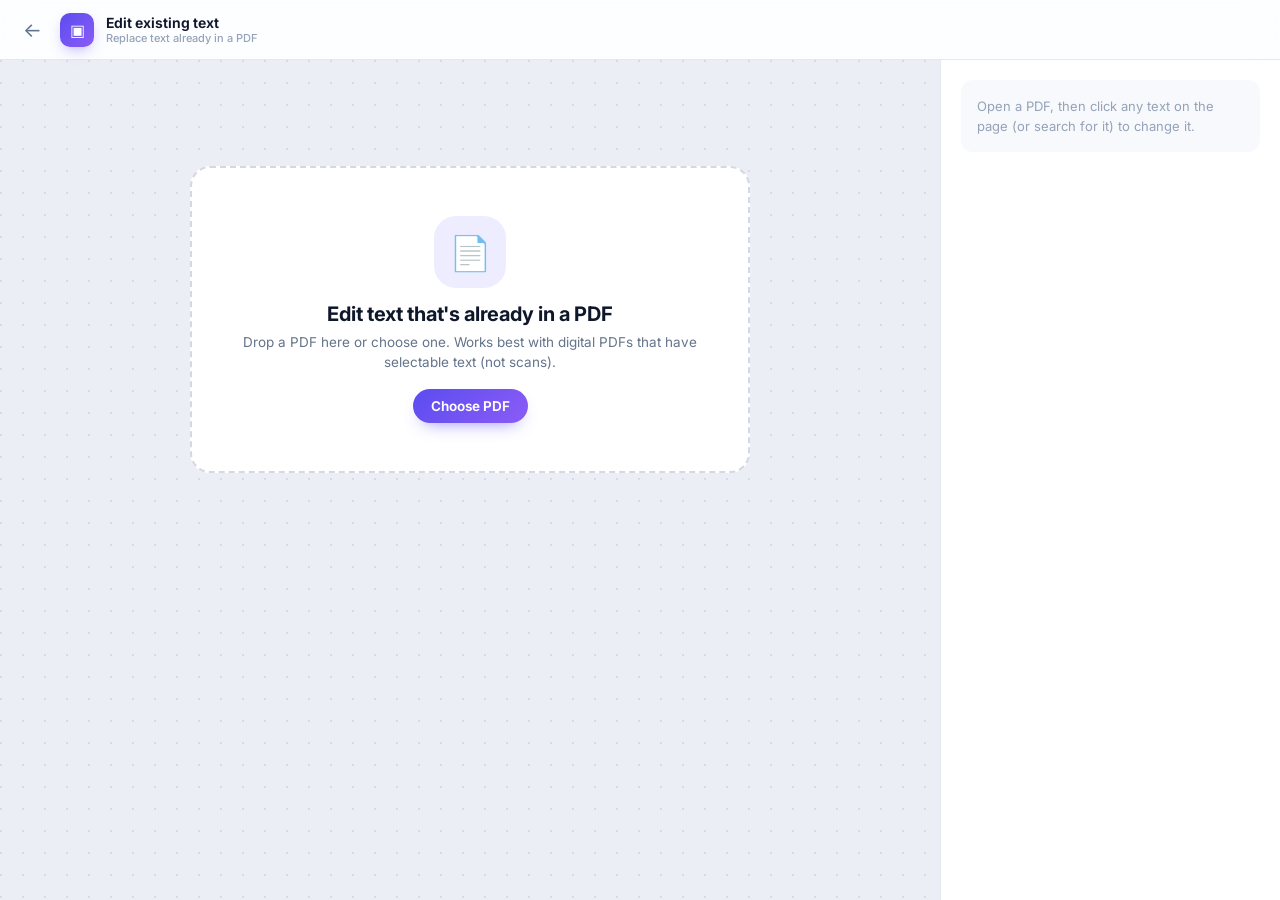
<file: edit_existing_text.html>
<!doctype html>
<html lang="en">
<head>
  <meta charset="utf-8">
  <meta name="viewport" content="width=device-width, initial-scale=1, viewport-fit=cover">
  <title>Edit Existing Text – PDF Suite</title>
  <meta name="theme-color" content="#5b4cf0">
  <meta name="mobile-web-app-capable" content="yes">
  <meta name="apple-mobile-web-app-capable" content="yes">
  <meta name="apple-mobile-web-app-status-bar-style" content="default">
  <meta name="apple-mobile-web-app-title" content="PDF Suite">
  <meta name="application-name" content="PDF Suite">
  <meta name="format-detection" content="telephone=no">
  <link rel="manifest" href="/manifest.webmanifest">
  <link rel="icon" href="/static/icons/favicon-32.png" type="image/png" sizes="32x32">
  <link rel="apple-touch-icon" href="/static/icons/apple-touch-icon.png">
  <script src="/static/net.js"></script>
  <script src="/static/pwa.js" defer></script>
  <link rel="preconnect" href="https://fonts.googleapis.com">
  <link href="https://fonts.googleapis.com/css2?family=Inter:opsz,wght@14..32,400;14..32,500;14..32,600;14..32,700;14..32,800&display=swap" rel="stylesheet">
  <link rel="stylesheet" href="/static/theme.css">
  <style>
    *{box-sizing:border-box;margin:0;padding:0}
    html,body{height:100%}
    body{font-family:Inter,-apple-system,BlinkMacSystemFont,"Segoe UI",sans-serif;background:#f5f6fb;color:#0f172a;display:flex;flex-direction:column;overflow:hidden}
    button{font:inherit;cursor:pointer}
    button:disabled{opacity:.45;cursor:not-allowed}
    [hidden]{display:none !important}

    /* ---------- Top bar ---------- */
    .topbar{height:60px;flex:0 0 60px;background:rgba(255,255,255,.92);border-bottom:1px solid #e6e8f0;display:flex;align-items:center;gap:12px;padding:0 16px;z-index:20}
    .back{color:#64748b;font-size:20px;text-decoration:none;width:32px;height:32px;display:grid;place-items:center;border-radius:999px}
    .back:hover{background:#f1f2f8;color:#0f172a}
    .logo{width:34px;height:34px;border-radius:10px;background:linear-gradient(135deg,#5b4cf0,#8b5cf6);color:#fff;display:grid;place-items:center;font-size:16px;box-shadow:0 6px 16px -6px rgba(91,76,240,.6);flex:0 0 auto}
    .file{min-width:0;max-width:220px}
    .file b{display:block;font-size:14px;font-weight:650;white-space:nowrap;overflow:hidden;text-overflow:ellipsis}
    .file small{display:block;color:#94a3b8;font-size:11px;font-weight:500}
    .center{margin:0 auto;display:flex;gap:8px;align-items:center}
    .pill{display:flex;align-items:center;gap:2px;background:#f1f2f8;border-radius:999px;padding:3px}
    .pill button{border:0;background:transparent;padding:6px 10px;border-radius:999px;color:#475569;font-weight:600;font-size:13px}
    .pill button:hover:not(:disabled){background:#fff}
    .pill .val{background:#fff;color:#0f172a;box-shadow:0 1px 3px rgba(15,23,42,.1);border-radius:999px;padding:6px 12px;font-size:13px;font-weight:600;white-space:nowrap}
    .search{position:relative;width:260px}
    .search input{width:100%;height:36px;border:1px solid #e6e8f0;border-radius:999px;padding:0 14px 0 34px;font:inherit;font-size:13px;background:#fff;outline:none}
    .search input:focus{border-color:#a99ffb;box-shadow:0 0 0 4px rgba(91,76,240,.12)}
    .search .mag{position:absolute;left:13px;top:50%;transform:translateY(-50%);color:#94a3b8;font-size:14px;pointer-events:none}
    .results{position:absolute;top:42px;right:0;width:340px;max-height:360px;overflow:auto;background:#fff;border:1px solid #e6e8f0;border-radius:14px;box-shadow:0 20px 50px -20px rgba(30,27,75,.4);padding:6px;z-index:30}
    .results button{display:block;width:100%;text-align:left;border:0;background:transparent;padding:8px 10px;border-radius:10px;font-size:13px}
    .results button:hover{background:#f3f2ff}
    .results small{display:block;color:#94a3b8;font-size:11px;margin-top:2px}
    .results .none{padding:12px;color:#94a3b8;font-size:13px}
    .icon{width:36px;height:36px;border-radius:999px;border:1px solid #e6e8f0;background:#fff;color:#475569;font-size:15px;display:grid;place-items:center;flex:0 0 auto}
    .icon:hover:not(:disabled){border-color:#c7c2ff;color:#5b4cf0}
    .primary{border:0;background:linear-gradient(135deg,#5b4cf0,#8b5cf6);color:#fff;font-weight:650;font-size:13.5px;padding:9px 18px;border-radius:999px;box-shadow:0 8px 18px -10px rgba(91,76,240,.8);white-space:nowrap}
    .primary:hover:not(:disabled){filter:brightness(1.06)}

    /* ---------- Workspace ---------- */
    .main{flex:1;display:flex;min-height:0}
    .stage{flex:1;overflow:auto;position:relative;background:#eceef5;background-image:radial-gradient(circle at 1px 1px,#d7dae6 1px,transparent 0);background-size:22px 22px;padding:26px 26px 20px}
    .page{position:relative;margin:0 auto;background:#fff;border-radius:4px;box-shadow:0 1px 2px rgba(0,0,0,.06),0 24px 60px -20px rgba(30,27,75,.35)}
    .page img{display:block;width:100%;height:100%;border-radius:4px;user-select:none;-webkit-user-drag:none}
    .hit{position:absolute;border:1.5px dashed transparent;border-radius:3px;cursor:pointer}
    .hit:hover{border-color:#a99ffb;background:rgba(91,76,240,.04)}
    .hit.changed{background:rgba(15,159,110,.07)}
    .sel{position:absolute;border:2px solid #5b4cf0;background:rgba(91,76,240,.08);border-radius:3px;cursor:grab;touch-action:none;z-index:3}
    .sel:active{cursor:grabbing}
    .sel.overflow{border-color:#dc2626;background:rgba(220,38,38,.12)}
    .hint{position:sticky;bottom:0;margin:18px auto 0;width:max-content;max-width:90%;background:#0f172a;color:#fff;font-size:12.5px;padding:9px 14px;border-radius:999px;box-shadow:0 10px 30px -10px rgba(0,0,0,.5);text-align:center}
    .drop{max-width:560px;margin:80px auto 0;background:#fff;border:2px dashed #d5d8e4;border-radius:20px;padding:48px 24px;text-align:center;cursor:pointer;transition:all .2s}
    .drop:hover,.drop.over{border-color:#a99ffb;background:#f3f2ff}
    .drop .big{width:72px;height:72px;margin:0 auto 14px;border-radius:22px;background:#eeecff;display:grid;place-items:center;font-size:34px}
    .drop h2{font-size:20px;letter-spacing:-.3px;margin-bottom:6px}
    .drop p{color:#64748b;font-size:13.5px;line-height:1.5}
    .drop .primary{display:inline-block;margin-top:16px}
    .loading{margin:80px auto;width:max-content;color:#64748b;font-size:14px}

    /* ---------- Side panel ---------- */
    .side{width:340px;flex:0 0 340px;background:#fff;border-left:1px solid #e6e8f0;overflow:auto;padding:20px;display:flex;flex-direction:column;gap:14px}
    .k{font-size:11px;font-weight:700;color:#94a3b8;letter-spacing:.8px;text-transform:uppercase;display:flex;align-items:center;gap:6px}
    .orig{margin-top:8px;font-size:13px;color:#64748b;background:#f5f6fb;border-radius:10px;padding:10px 12px;line-height:1.45;overflow-wrap:anywhere}
    .meta{font-size:11.5px;color:#94a3b8;margin-top:6px}
    .empty-side{color:#94a3b8;font-size:13px;line-height:1.55;background:#f8f9fc;border-radius:12px;padding:16px}
    textarea.inp{width:100%;margin-top:8px;border:1.5px solid #dcdff0;border-radius:12px;padding:10px 12px;font:inherit;font-size:14px;line-height:1.45;resize:vertical;min-height:64px;outline:none}
    textarea.inp:focus{border-color:#a99ffb;box-shadow:0 0 0 4px rgba(91,76,240,.12)}
    .apply{width:100%;border-radius:12px;padding:11px;font-size:14px}
    .msg{font-size:12.5px;line-height:1.45;border-radius:10px;padding:8px 10px}
    .msg.ok{color:#0b7a55;background:#e9f9f2}
    .msg.err{color:#b91c1c;background:#fef2f2}
    .msg.info{color:#475569;background:#f5f6fb}
    .choice{border:1px solid #fecaca;background:#fef2f2;color:#991b1b;border-radius:12px;padding:12px;font-size:12.5px;line-height:1.5}
    .choice strong{display:block;font-size:13px;margin-bottom:2px}
    .choice .row{display:flex;gap:6px;margin-top:10px}
    .btn{border:1px solid #e6e8f0;background:#fff;color:#334155;border-radius:10px;padding:8px 12px;font-weight:600;font-size:12.5px}
    .btn:hover:not(:disabled){border-color:#c7c2ff;color:#5b4cf0}
    details.more{border-top:1px solid #eef0f5;padding-top:12px}
    details.more summary{list-style:none;display:flex;justify-content:space-between;align-items:center;cursor:pointer;color:#475569;font-size:13px;font-weight:600}
    details.more summary::-webkit-details-marker{display:none}
    details.more summary::after{content:'▸';transition:transform .15s}
    details.more[open] summary::after{transform:rotate(90deg)}
    .opts{display:flex;flex-direction:column;gap:14px;margin-top:14px}
    .opt label,.opt .lbl{display:block;font-size:12px;font-weight:600;color:#475569;margin-bottom:6px}
    .opt select{width:100%;padding:8px 10px;border:1px solid #e6e8f0;border-radius:10px;font:inherit;font-size:12.5px;background:#fff}
    .opt input[type=color]{width:100%;height:36px;border:1px solid #e6e8f0;border-radius:10px;padding:3px;background:#fff}
    .move{display:flex;gap:6px;align-items:center;flex-wrap:wrap}
    .move .btn{padding:6px 10px}
    .move select{width:auto}
    .move small{color:#94a3b8;font-size:11px;margin-left:auto}
    .check{display:flex;gap:8px;align-items:flex-start;font-size:12.5px;color:#475569;line-height:1.4}
    .check input{margin-top:2px;accent-color:#5b4cf0}
    .changes{margin-top:auto;border-top:1px solid #eef0f5;padding-top:12px}
    .badge{font-size:11px;font-weight:700;color:#5b4cf0;background:#eeecff;border-radius:999px;padding:1px 8px;letter-spacing:0}
    .clear{margin-left:auto;border:0;background:transparent;color:#94a3b8;font-size:11px;font-weight:600;text-transform:none;letter-spacing:0}
    .clear:hover{color:#dc2626}
    .chg{display:flex;align-items:center;gap:8px;padding:7px 0;font-size:12.5px;color:#334155;border-bottom:1px solid #f3f4f8;cursor:pointer}
    .chg:last-child{border-bottom:0}
    .chg span{flex:1;min-width:0;display:flex;flex-direction:column;gap:1px}
    .chg b,.chg s{overflow:hidden;text-overflow:ellipsis;white-space:nowrap}
    .chg b{font-weight:500;color:#1e293b}
    .chg s{color:#94a3b8;font-size:11.5px}
    .chg .rev{border:0;background:transparent;color:#94a3b8;font-size:15px;width:26px;height:26px;border-radius:8px}
    .chg .rev:hover{background:#fef2f2;color:#dc2626}
    .nochg{font-size:12px;color:#94a3b8;margin-top:6px}

    .toast-box{position:fixed;left:50%;bottom:22px;transform:translateX(-50%);display:flex;flex-direction:column;gap:8px;z-index:50}
    .toast{background:#0f172a;color:#fff;padding:10px 14px;border-radius:12px;font-size:13px;box-shadow:0 20px 50px -20px rgba(0,0,0,.5);transition:opacity .3s}
    .toast.error{background:#b91c1c}.toast.ok{background:#0f9f6e}.toast.hide{opacity:0}

    .sheet-handle,.search-toggle{display:none}

    /* ---------- Phones: compact two-row top bar, panel becomes a bottom sheet ---------- */
    @media(max-width:900px){
      html,body{height:100%;height:100dvh}
      .topbar{flex-wrap:wrap;height:auto;flex:0 0 auto;padding:8px max(10px,env(safe-area-inset-right)) 8px max(10px,env(safe-area-inset-left));gap:6px;row-gap:8px}
      .topbar::before{content:'';flex-basis:100%;order:1;height:0}
      .logo{display:none}
      .back{width:40px;height:40px;flex:0 0 auto}
      .file{flex:1;max-width:none}
      .icon{width:40px;height:40px}
      .search-toggle{display:grid}
      .primary#downloadBtn{padding:10px 14px}
      .center{order:2;margin:0;gap:6px}
      .pill button{min-width:34px;min-height:34px;padding:6px 8px;font-size:16px}
      .pill .val{padding:6px 9px}
      #undoBtn{order:3;margin-left:auto}
      #redoBtn{order:3}
      .search{order:4;width:100%;display:none}
      .topbar.search-open .search{display:block}
      .search input{height:42px;font-size:16px}
      .results{width:100%;max-height:50dvh}
      .main{flex-direction:column}
      .stage{flex:1;min-height:0;padding:12px 12px 16px}
      .drop{margin-top:24px;padding:36px 18px}
      .hint{margin-top:12px;font-size:12px}
      /* bottom sheet */
      .side{width:100%;flex:0 0 auto;max-height:55%;border-left:0;border-top:1px solid #e6e8f0;border-radius:18px 18px 0 0;box-shadow:0 -14px 40px -24px rgba(30,27,75,.45);padding:0 16px calc(14px + env(safe-area-inset-bottom));gap:12px;margin-top:-10px;z-index:5;overscroll-behavior:contain}
      body:not(.has-file) .side{display:none}
      body.editing .hint{display:none}
      .sheet-handle{display:flex;flex-direction:column;align-items:center;gap:6px;position:sticky;top:0;z-index:2;width:calc(100% + 32px);margin:0 -16px;padding:8px 16px 10px;border:0;background:#fff;color:#334155;font-size:13px;font-weight:600;text-align:center}
      .sheet-handle::before{content:'';width:40px;height:5px;border-radius:999px;background:#d5d8e4}
      .sheet-handle b{font-weight:600;max-width:100%;white-space:nowrap;overflow:hidden;text-overflow:ellipsis}
      .side.collapsed{overflow:hidden}
      .side.collapsed > :not(.sheet-handle){display:none !important}
      .side .empty-side{display:none}
      .changes{margin-top:4px}
      .orig{max-height:72px;overflow:auto}
      textarea.inp{font-size:16px;min-height:56px}
      .apply{padding:13px;font-size:15px}
      .btn{min-height:40px;padding:9px 12px;font-size:13px}
      .choice .row .btn{flex:1}
      .opt select{font-size:16px;min-height:42px}
      .chg{padding:10px 0}
      .chg .rev{width:36px;height:36px}
    }
    /* Touch: give small text a finger-sized tap area without moving its outline. */
    @media(pointer:coarse){
      .hit::before{content:'';position:absolute;left:-4px;right:-4px;top:50%;height:max(100%,22px);transform:translateY(-50%)}
      .sel{border-width:2.5px}
    }
  </style>
</head>
<body>
  <header class="topbar">
    <a class="back" href="/" title="Back to PDF Suite">←</a>
    <div class="logo">▣</div>
    <div class="file"><b id="fileName">Edit existing text</b><small id="fileSub">Replace text already in a PDF</small></div>
    <div class="center" id="navControls" hidden>
      <div class="pill"><button id="prevPage" title="Previous page">‹</button><span class="val" id="pageLabel">Page 1 of 1</span><button id="nextPage" title="Next page">›</button></div>
      <div class="pill"><button id="zoomOut" title="Zoom out">−</button><span class="val" id="zoomLabel">100%</span><button id="zoomIn" title="Zoom in">+</button></div>
    </div>
    <div class="search" id="searchBox" hidden>
      <span class="mag">⌕</span>
      <input id="searchInput" type="search" placeholder="Find text in this PDF…" autocomplete="off">
      <div class="results" id="results" hidden></div>
    </div>
    <button class="icon search-toggle" id="searchToggle" title="Find text" aria-label="Find text" aria-expanded="false" hidden>⌕</button>
    <button class="icon" id="openBtn" title="Open another PDF" hidden>📂</button>
    <button class="icon" id="undoBtn" title="Undo" disabled hidden>↶</button>
    <button class="icon" id="redoBtn" title="Redo" disabled hidden>↷</button>
    <button class="primary" id="downloadBtn" disabled hidden>⬇ Download</button>
    <input id="pdfInput" type="file" accept="application/pdf,.pdf" hidden>
  </header>

  <div class="main">
    <section class="stage" id="stage">
      <div class="drop" id="dropZone">
        <div class="big">📄</div>
        <h2>Edit text that's already in a PDF</h2>
        <p>Drop a PDF here or choose one. Works best with digital PDFs that have selectable text (not scans).</p>
        <span class="primary">Choose PDF</span>
      </div>
      <div class="loading" id="loading" hidden>Reading PDF…</div>
      <div class="page" id="page" hidden><img id="pageImage" alt="PDF page"><div id="hits"></div><div class="sel" id="sel" hidden title="Drag to move the new text"></div></div>
      <div class="hint" id="hint" hidden>Click any text on the page to edit it</div>
    </section>

    <aside class="side" id="side">
      <button type="button" class="sheet-handle" id="sheetHandle" aria-controls="side" aria-expanded="true"><b id="sheetTitle">Tap text on the page to edit it</b></button>
      <div id="noSelection" class="empty-side">Open a PDF, then click any text on the page (or search for it) to change it.</div>

      <div id="editor" hidden>
        <div class="k">Selected text</div>
        <div class="orig" id="originalText"></div>
        <div class="meta" id="metaLine"></div>

        <div class="k" style="margin-top:16px">Replace with</div>
        <textarea class="inp" id="replacementText" maxlength="1000" rows="2" placeholder="Type the new text"></textarea>
        <button class="primary apply" id="applyBtn" style="margin-top:12px">Apply</button>

        <div id="msg" class="msg" hidden style="margin-top:12px"></div>
        <div class="choice" id="overflowChoice" hidden style="margin-top:12px">
          <strong>Choose how to fit the longer text</strong>
          <span id="overflowMsg">There's no free space to the right or below.</span>
          <div class="row"><button class="btn" data-mode="shrink">Shrink</button><button class="btn" data-mode="wrap">Wrap</button><button class="btn" data-mode="overflow">Keep as is</button></div>
        </div>

        <details class="more" id="more" style="margin-top:14px">
          <summary>⚙ More options</summary>
          <div class="opts">
            <div class="opt">
              <span class="lbl">Move the new text (or drag the box on the page)</span>
              <div class="move">
                <button class="btn" id="moveLeft" title="Left">←</button><button class="btn" id="moveUp" title="Up">↑</button><button class="btn" id="moveDown" title="Down">↓</button><button class="btn" id="moveRight" title="Right">→</button>
                <select id="moveStep" aria-label="Step"><option value="1">1 pt</option><option value="5" selected>5 pt</option><option value="10">10 pt</option></select>
                <button class="btn" id="resetPosition">Reset</button>
                <small id="moveReadout">0, 0 pt</small>
              </div>
            </div>
            <div class="opt">
              <label for="overflowMode">If the new text is longer than the space</label>
              <select id="overflowMode">
                <option value="auto" selected>Automatic: tighten, shrink to 80%, then wrap</option>
                <option value="shrink">Shrink to fit on one line</option>
                <option value="wrap">Wrap onto more lines</option>
                <option value="overflow">Keep as is (may run past the space)</option>
              </select>
            </div>
            <div class="opt">
              <label for="backgroundColor">Background behind the old text</label>
              <label class="check"><input type="checkbox" id="backgroundAuto" checked> Match the page automatically (no box on coloured or textured pages)</label>
              <input id="backgroundColor" type="color" value="#ffffff" disabled title="Untick “Match the page automatically” to pick a colour">
            </div>
            <label class="check"><input type="checkbox" id="removeOriginal" checked> Delete the old text from the PDF, so it can't be copied, searched or read by ATS software</label>
          </div>
        </details>
      </div>

      <div class="changes" id="changesBox" hidden>
        <div class="k">Changes <span class="badge" id="changeCount">0</span><button class="clear" id="resetBtn">Clear all</button></div>
        <div id="changeList"></div>
      </div>
    </aside>
  </div>

<script>
(() => {
  const $ = id => document.getElementById(id);
  const BASE = 96 / 72;            // 100% zoom = real size on screen
  const RENDER_SCALE = 2;          // server render resolution (crisp up to ~150% zoom)
  let sourceFile = null, previewBlob = null, previewVersion = 0, pages = [], allSpans = [], selected = null;
  let pending = new Map(), pageNumber = 1, zoom = 1, busy = false, renderedKey = '';
  let undoStack = [], redoStack = [], moved = null;  // moved: unapplied position change {id, offset_x, offset_y}

  // ---------- helpers ----------
  function toast(text, kind='info') {
    let box = $('toastBox'); if (!box) { box = document.createElement('div'); box.id = 'toastBox'; box.className = 'toast-box'; document.body.append(box); }
    const t = document.createElement('div'); t.className = 'toast ' + kind; t.textContent = text; box.append(t);
    setTimeout(() => { t.classList.add('hide'); setTimeout(() => t.remove(), 300); }, 4000);
  }
  function showMsg(text, kind='info') { const m = $('msg'); m.hidden = !text; m.textContent = text || ''; m.className = 'msg ' + kind; }
  function setBusy(v) {
    busy = v;
    $('applyBtn').disabled = v || !selected;
    $('downloadBtn').disabled = v || pending.size === 0;
    $('undoBtn').disabled = v || !undoStack.length; $('redoBtn').disabled = v || !redoStack.length;
    ['moveLeft','moveRight','moveUp','moveDown','resetPosition'].forEach(id => $(id).disabled = v || !selected);
  }
  const snapshot = () => JSON.stringify([...pending.entries()]);
  function pushHistory(before) { if (before !== snapshot()) { undoStack.push(before); redoStack = []; } }
  const scale = () => BASE * zoom;  // CSS px per PDF point
  const compact = matchMedia('(max-width: 900px)');   // phone layout: bottom sheet
  const touch = matchMedia('(pointer: coarse)').matches;
  const tapWord = touch ? 'Tap' : 'Click';

  // ---------- bottom sheet (phones) ----------
  function setSheet(open) {
    document.body.classList.toggle('editing', !!selected);
    $('side').classList.toggle('collapsed', !open);
    $('sheetHandle').setAttribute('aria-expanded', String(open));
  }
  function updateSheetTitle() {
    const n = pending.size, changes = n ? ` · ${n} change${n === 1 ? '' : 's'}` : '';
    $('sheetTitle').textContent = selected ? `Editing “${selected.text.trim()}”` : `${tapWord} text on the page to edit it${changes}`;
  }
  $('sheetHandle').addEventListener('click', () => setSheet($('side').classList.contains('collapsed')));
  $('searchToggle').addEventListener('click', () => {
    const open = $('searchBox').closest('.topbar').classList.toggle('search-open');
    $('searchToggle').setAttribute('aria-expanded', String(open));
    if (open) $('searchInput').focus(); else $('results').hidden = true;
  });

  // ---------- open a file ----------
  $('dropZone').addEventListener('click', () => $('pdfInput').click());
  $('openBtn').addEventListener('click', () => { if (pending.size && !confirm('Open another PDF? Your changes to this one will be lost.')) return; $('pdfInput').click(); });
  $('pdfInput').addEventListener('change', e => { const f = e.target.files[0]; e.target.value = ''; if (f) loadFile(f); });
  ['dragover','dragenter'].forEach(t => $('stage').addEventListener(t, e => { e.preventDefault(); $('dropZone').classList.add('over'); }));
  ['dragleave','drop'].forEach(t => $('stage').addEventListener(t, () => $('dropZone').classList.remove('over')));
  $('stage').addEventListener('drop', e => { e.preventDefault(); const f = e.dataTransfer.files[0]; if (f) { if (pending.size && !confirm('Open this PDF? Your changes to the current one will be lost.')) return; loadFile(f); } });

  async function loadFile(file) {
    if (!file.name.toLowerCase().endsWith('.pdf') && file.type !== 'application/pdf') { toast('Please choose a PDF file.', 'error'); return; }
    $('dropZone').hidden = true; $('loading').hidden = false; $('page').hidden = true; $('hint').hidden = true;
    const fd = new FormData(); fd.append('file', file);
    try {
      const res = await fetch('/api/text-edit/extract', { method:'POST', body:fd });
      const data = await res.json(); if (!res.ok) throw new Error(data.error || 'Could not read this PDF.');
      sourceFile = file; previewBlob = null; selected = null; pending = new Map(); undoStack = []; redoStack = []; moved = null; renderedKey = '';
      pages = data.pages || []; allSpans = pages.flatMap(p => p.spans || []); pageNumber = 1; zoom = fitZoom();
      $('fileName').textContent = file.name;
      $('fileSub').textContent = `${pages.length} page${pages.length === 1 ? '' : 's'} · ${allSpans.length} text items`;
      ['navControls','searchBox','searchToggle','openBtn','undoBtn','redoBtn','downloadBtn'].forEach(id => $(id).hidden = false);
      document.body.classList.add('has-file');
      $('loading').hidden = true; $('page').hidden = false; $('hint').hidden = false;
      $('hint').textContent = allSpans.length ? `${tapWord} any text on the page to edit it` : 'No selectable text found. This looks like a scanned PDF, which needs OCR first.';
      $('noSelection').textContent = `${tapWord} any text on the page (or search for it) to change it.`;
      deselect(); renderChanges(); await renderPage(); setBusy(false);
    } catch (err) {
      $('loading').hidden = true; if (!sourceFile) $('dropZone').hidden = false; else $('page').hidden = false;
      toast(err.message, 'error');
    }
  }
  function fitZoom() {
    const p = pages[0]; if (!p) return 1;
    const stage = $('stage'), cs = getComputedStyle(stage);
    const avail = stage.clientWidth - parseFloat(cs.paddingLeft) - parseFloat(cs.paddingRight);
    return Math.max(0.25, Math.min(1.25, Math.floor((avail / (p.width * BASE)) * 20) / 20));
  }

  // ---------- page rendering ----------
  async function renderPage() {
    const page = pages[pageNumber - 1]; if (!page) return;
    $('pageLabel').textContent = compact.matches ? `${pageNumber} / ${pages.length}` : `Page ${pageNumber} of ${pages.length}`;
    $('prevPage').disabled = pageNumber <= 1; $('nextPage').disabled = pageNumber >= pages.length;
    $('zoomLabel').textContent = Math.round(zoom * 100) + '%';
    $('page').style.width = page.width * scale() + 'px'; $('page').style.height = page.height * scale() + 'px';
    drawHits(); positionSel();
    const key = `${pageNumber}|${previewBlob ? previewVersion : 'orig'}`;
    if (key === renderedKey) return;   // zooming only resizes the existing image
    const file = previewBlob || sourceFile;
    const fd = new FormData(); fd.append('file', file, file.name || 'preview.pdf'); fd.append('page', String(pageNumber)); fd.append('scale', String(RENDER_SCALE));
    const res = await fetch('/api/text-edit/render-page', { method:'POST', body:fd });
    if (!res.ok) { let d = {}; try { d = await res.json(); } catch {} throw new Error(d.error || 'Could not show this page.'); }
    const url = URL.createObjectURL(await res.blob()); const img = $('pageImage'); const old = img.dataset.url;
    await new Promise((ok, bad) => { img.onload = ok; img.onerror = () => bad(new Error('Could not show this page.')); img.src = url; });
    img.dataset.url = url; if (old) URL.revokeObjectURL(old); renderedKey = key;
  }
  async function safeRender() { try { await renderPage(); } catch (e) { toast(e.message, 'error'); } }

  function drawHits() {
    const box = $('hits'); box.replaceChildren(); const s = scale();
    allSpans.filter(sp => sp.page === pageNumber).forEach(sp => {
      const [x0,y0,x1,y1] = sp.bbox; const d = document.createElement('div');
      d.className = 'hit' + (pending.has(sp.id) ? ' changed' : ''); d.title = pending.get(sp.id)?.new_text || sp.text; d.dataset.id = sp.id;
      Object.assign(d.style, { left: x0*s - 2 + 'px', top: y0*s - 1 + 'px', width: (x1-x0)*s + 4 + 'px', height: (y1-y0)*s + 2 + 'px' });
      d.addEventListener('click', () => selectSpan(sp)); box.append(d);
    });
  }
  function currentOffsets() {
    if (!selected) return { offset_x:0, offset_y:0 };
    if (moved && moved.id === selected.id) return moved;
    const e = pending.get(selected.id) || {}; return { offset_x:Number(e.offset_x || 0), offset_y:Number(e.offset_y || 0) };
  }
  function positionSel() {
    const el = $('sel');
    if (!selected || selected.page !== pageNumber) { el.hidden = true; return; }
    const s = scale(), [x0,y0,x1,y1] = selected.bbox, { offset_x:dx, offset_y:dy } = currentOffsets();
    Object.assign(el.style, { left: (x0+dx)*s - 2 + 'px', top: (y0+dy)*s - 1 + 'px', width: Math.max(4,(x1-x0)*s + 4) + 'px', height: Math.max(4,(y1-y0)*s + 2) + 'px' });
    el.hidden = false; $('moveReadout').textContent = `${dx.toFixed(0)}, ${dy.toFixed(0)} pt`;
  }

  $('prevPage').addEventListener('click', () => goPage(pageNumber - 1));
  $('nextPage').addEventListener('click', () => goPage(pageNumber + 1));
  async function goPage(n) { if (n < 1 || n > pages.length || n === pageNumber) return; pageNumber = n; if (selected?.page !== n) deselect(); $('stage').scrollTop = 0; await safeRender(); }
  $('zoomIn').addEventListener('click', () => { zoom = Math.min(2.5, +(zoom + 0.25).toFixed(2)); safeRender(); });
  $('zoomOut').addEventListener('click', () => { zoom = Math.max(0.25, +(zoom - 0.25).toFixed(2)); safeRender(); });

  // ---------- search ----------
  $('searchInput').addEventListener('input', showResults);
  $('searchInput').addEventListener('focus', showResults);
  document.addEventListener('click', e => { if (!e.target.closest('#searchBox, #searchToggle')) $('results').hidden = true; });
  function showResults() {
    const q = $('searchInput').value.trim().toLowerCase(); const box = $('results');
    if (!q) { box.hidden = true; return; }
    const hits = allSpans.filter(s => (pending.get(s.id)?.new_text || s.text).toLowerCase().includes(q)).slice(0, 60);
    box.replaceChildren();
    if (!hits.length) { const n = document.createElement('div'); n.className = 'none'; n.textContent = 'No matching text.'; box.append(n); }
    hits.forEach(s => {
      const b = document.createElement('button'); b.textContent = pending.get(s.id)?.new_text || s.text;
      const m = document.createElement('small'); m.textContent = `Page ${s.page}${pending.has(s.id) ? ' · changed' : ''}`; b.append(m);
      b.addEventListener('click', async () => { box.hidden = true; closeSearchOnPhone(); if (s.page !== pageNumber) { pageNumber = s.page; await safeRender(); } selectSpan(s, true); });
      box.append(b);
    });
    box.hidden = false;
  }

  function closeSearchOnPhone() {
    if (!compact.matches) return;
    $('searchBox').closest('.topbar').classList.remove('search-open'); $('searchToggle').setAttribute('aria-expanded', 'false');
  }

  // ---------- selection & editing ----------
  function deselect() { selected = null; moved = null; $('editor').hidden = true; $('noSelection').hidden = false; hideOverflow(); positionSel(); setBusy(busy); updateSheetTitle(); setSheet(false); }
  function selectSpan(span, scrollIntoView=false) {
    if (selected?.id !== span.id) moved = null;
    selected = span; const e = pending.get(span.id);
    $('noSelection').hidden = true; $('editor').hidden = false;
    $('originalText').textContent = span.text;
    $('metaLine').textContent = `${span.font} · ${span.size} pt · ${span.color}` + (pages.length > 1 ? ` · page ${span.page}` : '');
    $('replacementText').value = e?.new_text || span.text;
    const bgAuto = !e?.background || e.background === 'auto';
    $('backgroundAuto').checked = bgAuto; $('backgroundColor').disabled = bgAuto;
    $('backgroundColor').value = bgAuto ? '#ffffff' : e.background;
    $('overflowMode').value = e?.overflow || 'auto';
    $('removeOriginal').checked = e?.remove_original !== false;
    hideOverflow(); showMsg(e ? 'This text has been changed. Edit it again, or undo it under Changes.' : '', 'info');
    positionSel(); setBusy(busy); updateSheetTitle(); setSheet(true);
    if (scrollIntoView) $('sel').scrollIntoView({ block:'center', behavior:'smooth' });
    else if (compact.matches) requestAnimationFrame(() => $('sel').scrollIntoView({ block:'nearest', inline:'nearest' }));
    // On phones the keyboard would cover the page on every tap, so let the person tap the box when ready.
    if (!touch) { $('replacementText').focus(); $('replacementText').select(); }
  }
  $('backgroundAuto').addEventListener('change', e => { $('backgroundColor').disabled = e.target.checked; });
  $('replacementText').addEventListener('keydown', e => { if (e.key === 'Enter' && !e.shiftKey) { e.preventDefault(); applyCurrent(); } });

  function editFromForm() {
    const { offset_x, offset_y } = currentOffsets();
    return { id:selected.id, page:selected.page, bbox:selected.bbox, original_text:selected.text,
      new_text:$('replacementText').value.replace(/[\r\n]+/g, ' '), background:$('backgroundAuto').checked ? 'auto' : $('backgroundColor').value,
      overflow:$('overflowMode').value, remove_original:$('removeOriginal').checked, offset_x, offset_y };
  }
  async function requestPdf(endpoint) {
    const fd = new FormData(); fd.append('file', sourceFile, sourceFile.name);
    fd.append('edits', JSON.stringify([...pending.values()]));
    const res = await fetch(endpoint, { method:'POST', body:fd });
    if (!res.ok) { let data = {}; try { data = await res.json(); } catch {} throw Object.assign(new Error(data.error || 'PDF processing failed.'), { data }); }
    return { blob: await res.blob(), fit: res.headers.get('X-Text-Fit') || '', fitById: (() => { try { return JSON.parse(res.headers.get('X-Text-Fit-By-Id') || '{}'); } catch { return {}; } })(), coveredOnly: Number(res.headers.get('X-Text-Covered-Only') || 0) };
  }
  // Rebuild the preview from the current set of changes.
  async function refreshPreview() {
    if (!pending.size) { previewBlob = null; renderedKey = ''; await safeRender(); return null; }
    const out = await requestPdf('/api/text-edit/preview');
    previewBlob = out.blob; previewVersion++; await safeRender(); return out;
  }

  $('applyBtn').addEventListener('click', applyCurrent);
  async function applyCurrent() {
    if (!selected || busy) return;
    const edit = editFromForm();
    if (!edit.new_text.trim()) { showMsg('The new text cannot be empty.', 'err'); return; }
    const before = snapshot(), previous = pending.get(selected.id);
    pending.set(selected.id, edit); hideOverflow(); setBusy(true); $('applyBtn').textContent = 'Applying…'; showMsg('');
    try {
      const out = await refreshPreview();
      moved = null; pushHistory(before); renderChanges(); drawHits(); positionSel();
      const note = out?.fitById?.[edit.id] || ''; const notes = note && note !== 'fits' ? [note] : [];
      let text = !notes.length ? '✓ Applied.' : notes[0].startsWith('kept') ? '✓ Applied. Kept at full size, so it runs past its original space.' : `✓ Fitted automatically: ${notes.join(', ')}.`;
      if (out?.coveredOnly) text += ' The old text sits too close to other text to delete safely, so it is covered instead (it can still be copied).';
      showMsg(text, out?.coveredOnly ? 'info' : 'ok');
    } catch (err) {
      if (previous) pending.set(selected.id, previous); else pending.delete(selected.id);
      if (err.data?.code === 'overflow') showOverflow(err.data); else showMsg(err.message, 'err');
    } finally { $('applyBtn').textContent = 'Apply'; setBusy(false); }
  }

  function hideOverflow() { $('overflowChoice').hidden = true; $('sel').classList.remove('overflow'); }
  function showOverflow(data) {
    if (data.edit_id && selected?.id !== data.edit_id) { const sp = allSpans.find(s => s.id === data.edit_id); if (sp) selectSpan(sp); }
    $('overflowMsg').textContent = data.error || "There's no free space to the right or below.";
    $('overflowChoice').hidden = false; $('sel').classList.add('overflow'); showMsg('');
  }
  $('overflowChoice').addEventListener('click', e => {
    const mode = e.target.closest('button')?.dataset.mode; if (!mode) return;
    $('overflowMode').value = mode; applyCurrent();
  });

  // ---------- moving (applied with the next Apply) ----------
  function setMove(x, y) {
    moved = { id:selected.id, offset_x:Math.max(-300, Math.min(300, x)), offset_y:Math.max(-300, Math.min(300, y)) };
    positionSel(); showMsg('Position changed. Click Apply to update the page.', 'info');
  }
  function moveBy(dx, dy) { if (!selected || busy) return; const o = currentOffsets(); setMove(o.offset_x + dx, o.offset_y + dy); }
  const step = () => Number($('moveStep').value || 5);
  $('moveLeft').addEventListener('click', () => moveBy(-step(), 0));
  $('moveRight').addEventListener('click', () => moveBy(step(), 0));
  $('moveUp').addEventListener('click', () => moveBy(0, -step()));
  $('moveDown').addEventListener('click', () => moveBy(0, step()));
  $('resetPosition').addEventListener('click', () => { if (selected) setMove(0, 0); });
  let drag = null;
  $('sel').addEventListener('pointerdown', e => {
    if (!selected || busy) return; const o = currentOffsets();
    drag = { id:e.pointerId, x:e.clientX, y:e.clientY, ox:o.offset_x, oy:o.offset_y, movedPx:0 };
    $('sel').setPointerCapture(e.pointerId); e.preventDefault();
  });
  $('sel').addEventListener('pointermove', e => {
    if (!drag || drag.id !== e.pointerId) return; const s = scale();
    drag.movedPx = Math.max(drag.movedPx, Math.abs(e.clientX - drag.x) + Math.abs(e.clientY - drag.y));
    if (drag.movedPx > 2) setMove(drag.ox + (e.clientX - drag.x) / s, drag.oy + (e.clientY - drag.y) / s);
  });
  ['pointerup','pointercancel'].forEach(t => $('sel').addEventListener(t, () => { drag = null; }));
  document.addEventListener('keydown', e => {
    if (!selected || busy || ['INPUT','TEXTAREA','SELECT'].includes(document.activeElement?.tagName)) return;
    const n = e.shiftKey ? 10 : step();
    const map = { ArrowLeft:[-n,0], ArrowRight:[n,0], ArrowUp:[0,-n], ArrowDown:[0,n] };
    if (map[e.key]) { e.preventDefault(); moveBy(...map[e.key]); }
    if (e.key === 'Escape') deselect();
  });

  // ---------- changes list, undo/redo, download ----------
  function renderChanges() {
    const list = $('changeList'); list.replaceChildren();
    $('changesBox').hidden = !sourceFile; $('changeCount').textContent = pending.size; $('resetBtn').hidden = !pending.size;
    if (!pending.size) { const n = document.createElement('div'); n.className = 'nochg'; n.textContent = 'No changes yet.'; list.append(n); }
    pending.forEach(e => {
      const row = document.createElement('div'); row.className = 'chg'; row.title = 'Show this change';
      const t = document.createElement('span'); const n = document.createElement('b'); n.textContent = e.new_text.trim();
      const s = document.createElement('s'); s.textContent = e.original_text.trim(); t.append(n, s);
      const rev = document.createElement('button'); rev.className = 'rev'; rev.title = 'Undo this change'; rev.textContent = '↺';
      rev.addEventListener('click', async ev => { ev.stopPropagation(); await mutate(() => pending.delete(e.id)); });
      row.addEventListener('click', async () => { const sp = allSpans.find(x => x.id === e.id); if (!sp) return; if (sp.page !== pageNumber) { pageNumber = sp.page; await safeRender(); } selectSpan(sp, true); });
      row.append(t, rev); list.append(row);
    });
    setBusy(busy); updateSheetTitle();
  }
  async function afterStateChange() { moved = null; renderChanges(); drawHits(); if (selected) selectSpan(selected); }
  async function mutate(change) {
    if (busy) return; const before = snapshot(); change(); setBusy(true);
    try { await refreshPreview(); pushHistory(before); }
    catch (err) { pending = new Map(JSON.parse(before)); toast(err.message, 'error'); }
    finally { setBusy(false); afterStateChange(); }
  }
  async function restore(from, to) {
    if (busy || !from.length) return; to.push(snapshot()); pending = new Map(JSON.parse(from.pop())); setBusy(true);
    try { await refreshPreview(); } catch (err) { toast(err.message, 'error'); }
    finally { setBusy(false); afterStateChange(); }
  }
  $('undoBtn').addEventListener('click', () => restore(undoStack, redoStack));
  $('redoBtn').addEventListener('click', () => restore(redoStack, undoStack));
  $('resetBtn').addEventListener('click', () => { if (confirm('Undo all changes and go back to the original PDF?')) mutate(() => pending.clear()); });

  $('downloadBtn').addEventListener('click', async () => {
    if (!pending.size || busy) return; setBusy(true); $('downloadBtn').textContent = 'Preparing…';
    try {
      const { blob } = await requestPdf('/api/text-edit/download');
      const name = (sourceFile.name.replace(/\.pdf$/i, '') || 'document') + '-edited.pdf';
      const how = window.pdfSuiteSaveFile ? await window.pdfSuiteSaveFile(blob, name) : fallbackSave(blob, name);
      if (how === 'downloaded') toast('Your edited PDF is downloading.', 'ok');
    } catch (err) { toast(err.message, 'error'); }
    finally { $('downloadBtn').textContent = '⬇ Download'; setBusy(false); }
  });
  function fallbackSave(blob, name) {
    const url = URL.createObjectURL(blob); const a = document.createElement('a'); a.href = url; a.download = name;
    document.body.append(a); a.click(); a.remove(); setTimeout(() => URL.revokeObjectURL(url), 2000); return 'downloaded';
  }
  compact.addEventListener?.('change', () => { if (pages.length) safeRender(); });
  window.addEventListener('beforeunload', e => { if (pending.size) { e.preventDefault(); e.returnValue = ''; } });
})();
</script>
</body>
</html>
</file>
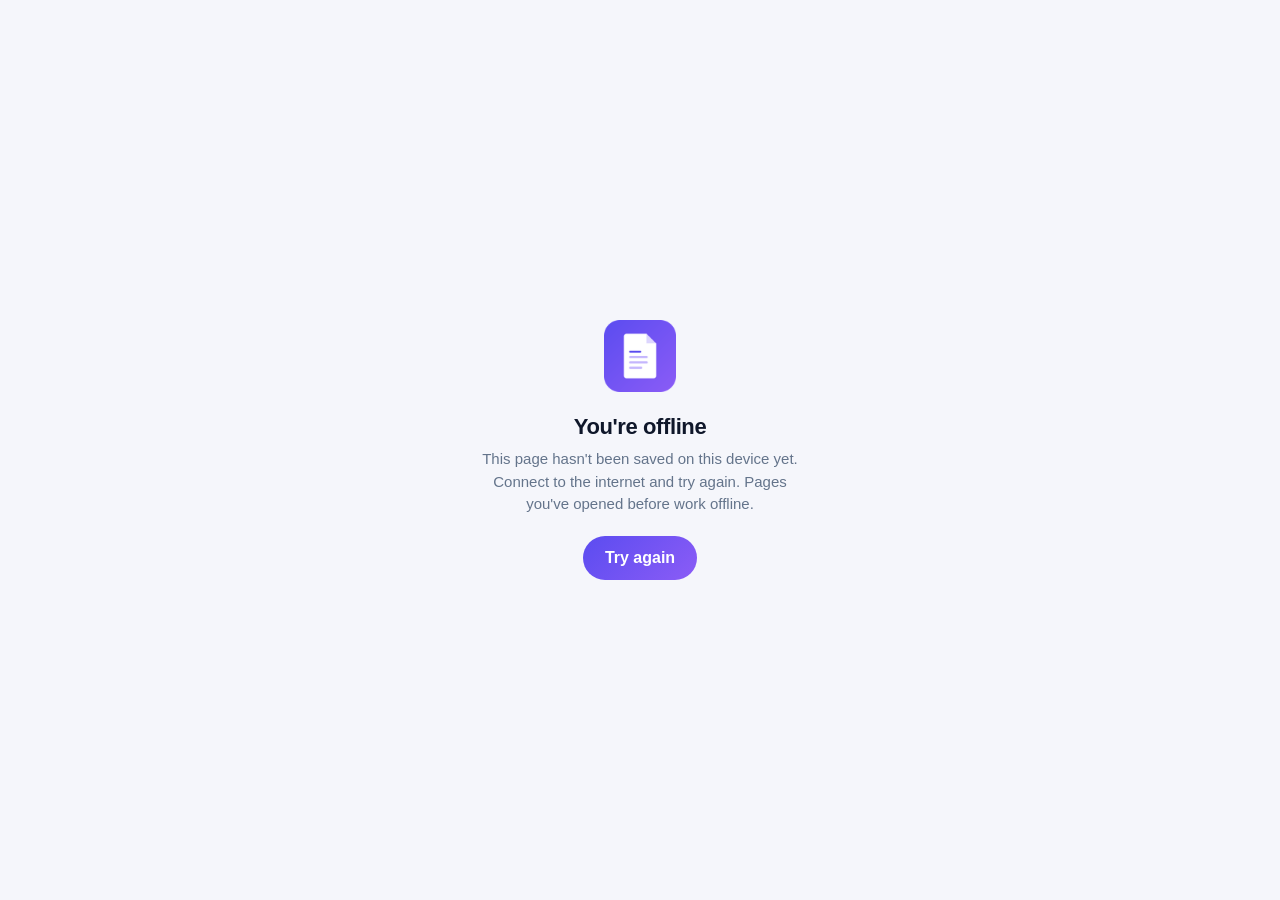
<file: static/offline.html>
<!doctype html>
<html lang="en">
<head>
  <meta charset="utf-8">
  <meta name="viewport" content="width=device-width, initial-scale=1, viewport-fit=cover">
  <meta name="theme-color" content="#5b4cf0">
  <title>Offline – PDF Suite</title>
  <link rel="icon" href="/static/icons/favicon-32.png" type="image/png">
  <style>
    *{box-sizing:border-box;margin:0}
    body{min-height:100vh;min-height:100dvh;display:grid;place-items:center;padding:24px;background:#f5f6fb;color:#0f172a;font-family:Inter,-apple-system,BlinkMacSystemFont,"Segoe UI",sans-serif;text-align:center}
    img{width:72px;height:72px;margin-bottom:18px}
    h1{font-size:22px;letter-spacing:-.4px;margin-bottom:8px}
    p{color:#64748b;font-size:15px;line-height:1.5;max-width:340px;margin:0 auto 20px}
    button{border:0;border-radius:999px;padding:12px 22px;min-height:44px;font:inherit;font-weight:650;color:#fff;background:linear-gradient(135deg,#5b4cf0,#8b5cf6);cursor:pointer}
  </style>
</head>
<body>
  <main>
    <img src="/static/icons/icon-192.png" alt="">
    <h1>You're offline</h1>
    <p>This page hasn't been saved on this device yet. Connect to the internet and try again. Pages you've opened before work offline.</p>
    <button type="button" onclick="location.reload()">Try again</button>
  </main>
</body>
</html>
</file>
<file: static/tool-page.css>
/* PDF Suite: shared 3-step tool page (see static/tool-page.js). */

/* ---------- layout ---------- */
.app-view.tp { flex-direction: column; align-items: center; justify-content: flex-start !important; }
.app-view.tp > :not(.tp-band) { width: 100%; }
.app-view.tp > .card-panel { max-width: 640px !important; }
.app-view.tp > .split-grid, .app-view.tp > .tailor-grid { max-width: 1000px !important; }

.tp-band {
  width: 100%; max-width: 1000px; margin: 0 auto 18px; padding: 18px 22px 16px;
  background: linear-gradient(135deg, var(--accent, #5b4cf0) 0%, var(--accent-2, #8b5cf6) 100%);
  color: #fff; border-radius: 22px; box-shadow: 0 18px 40px -22px rgba(76, 51, 214, .8);
}
.app-view.tp:has(> .card-panel) > .tp-band { max-width: 640px; }
.tp-band-row { display: flex; align-items: flex-start; gap: 12px; }
.tp-back {
  flex: none; width: 38px; height: 38px; border: 0; border-radius: 999px; cursor: pointer;
  background: rgba(255, 255, 255, .2); color: #fff; font-size: 24px; line-height: 1; display: grid; place-items: center;
}
.tp-back:hover { background: rgba(255, 255, 255, .3); }
.tp-titles { min-width: 0; }
.tp-title { margin: 2px 0 0; font-size: 22px; font-weight: 780; letter-spacing: -.3px; color: #fff; }
.tp-desc { margin: 4px 0 0; font-size: 14px; line-height: 1.45; color: rgba(255, 255, 255, .9); }
.tp-progress { display: flex; align-items: center; gap: 12px; margin: 14px 0 0 50px; }
.tp-steps { display: flex; gap: 6px; flex: 1; max-width: 260px; }
.tp-steps span { flex: 1; height: 5px; border-radius: 9px; background: rgba(255, 255, 255, .3); transition: background .25s; }
.tp-steps span.on { background: #fff; }
.tp-step-text { font-size: 12.5px; font-weight: 650; color: rgba(255, 255, 255, .92); white-space: nowrap; }

/* ---------- step 1 → 2: the upload box becomes a file card ---------- */
.tp .tp-picked { display: none !important; }
.tp-file {
  display: flex; align-items: center; gap: 12px; padding: 12px 14px; margin: 0 0 18px;
  background: #fff; border: 1px solid var(--line, #e6e8f0); border-radius: 16px;
}
.tp-file[hidden] { display: none; }
.tp-file-icon {
  flex: none; width: 44px; height: 52px; border-radius: 8px; display: grid; place-items: center;
  background: var(--accent-soft, #eeecff); color: var(--accent, #5b4cf0); font-size: 11px; font-weight: 800; letter-spacing: .4px;
}
.tp-file-text { min-width: 0; flex: 1; }
.tp-file-text b { display: block; font-size: 14.5px; overflow: hidden; text-overflow: ellipsis; white-space: nowrap; }
.tp-file-text small { display: block; color: var(--muted, #64748b); font-size: 12.5px; overflow: hidden; text-overflow: ellipsis; white-space: nowrap; }
.tp-change {
  flex: none; border: 0; background: none; color: var(--accent, #5b4cf0); font: inherit; font-weight: 700; font-size: 14px;
  padding: 10px 6px; cursor: pointer;
}

/* ---------- status / errors ---------- */
.tp-status.tp-empty { display: none; }
.tp-status { font-size: 14px; }
.tp-status.tp-bad {
  text-align: left !important; color: #9a3412 !important; background: #fff7ed; border: 1px solid #fed7aa;
  border-radius: 14px; padding: 12px 14px; font-weight: 600;
}

/* ---------- step 3: result card ---------- */
.tp-done .tp-status:not(.tp-bad) { display: none; }
.tp-result { margin-top: 18px; padding: 22px 18px 18px; text-align: center; background: #fff; border: 1px solid var(--line, #e6e8f0); border-radius: 20px; box-shadow: var(--shadow-sm, none); }
.tp-result[hidden] { display: none; }
.tp-ok { width: 60px; height: 60px; margin: 0 auto 10px; border-radius: 999px; display: grid; place-items: center; background: #ecfdf5; color: #059669; font-size: 30px; font-weight: 800; }
.tp-result-title { margin: 0; font-size: 19px; font-weight: 780; color: var(--ink, #0f172a); background: none !important; padding: 0 !important; }
.tp-result-name { margin: 4px 0 0; color: var(--muted, #64748b); font-size: 13.5px; word-break: break-all; }
.tp-size { margin: 10px 0 16px; font-size: 15px; color: var(--ink-2, #334155); }
.tp-size s { color: #94a3b8; }
.tp-size b { color: #059669; font-size: 19px; }
.tp-btn {
  display: block; width: 100%; min-height: 48px; margin-top: 10px; border-radius: 14px; font: inherit; font-weight: 700; font-size: 15px; cursor: pointer;
  background: #fff; color: var(--ink-2, #334155); border: 1px solid var(--line, #e6e8f0);
}
.tp-btn.tp-primary { background: linear-gradient(135deg, var(--accent, #5b4cf0), var(--accent-2, #8b5cf6)); color: #fff; border: 0; box-shadow: 0 10px 22px -12px rgba(91, 76, 240, .9); }
.tp-btn.tp-again { font-size: 14px; }
.tp-next-label { margin: 20px 0 8px; text-align: left; font-size: 12px; font-weight: 750; letter-spacing: .5px; text-transform: uppercase; color: var(--muted, #64748b); }
.tp-next { display: grid; grid-template-columns: 1fr 1fr; gap: 8px; }
.tp-next button {
  display: flex; align-items: center; gap: 8px; padding: 11px 12px; min-height: 46px; border-radius: 12px; cursor: pointer;
  background: #fff; border: 1px solid var(--line, #e6e8f0); font: inherit; font-size: 13.5px; font-weight: 650; color: var(--ink, #0f172a); text-align: left;
}
.tp-next button:hover { border-color: #c7c2ff; }

/* ---------- phones ---------- */
@media (max-width: 768px) {
  .app-view.tp { padding: 0 0 calc(110px + env(safe-area-inset-bottom)) !important; }
  .app-view.tp > :not(.tp-band) { padding-left: 12px; padding-right: 12px; }
  .app-view.tp > .card-panel { width: calc(100% - 24px); padding: 16px 14px !important; }
  .tp-band { border-radius: 0 0 24px 24px; margin-bottom: 14px; padding: 14px 14px 16px; box-shadow: none; }
  .app-view.tp:has(> .card-panel) > .tp-band { max-width: none; }
  .tp-title { font-size: 19px; }
  .tp-desc { font-size: 13px; }
  .tp-progress { margin-left: 50px; }
  /* Main button stays reachable with your thumb. */
  .tp[data-step="2"] .tp-run {
    position: sticky; bottom: calc(12px + env(safe-area-inset-bottom)); z-index: 6;
    box-shadow: 0 -12px 24px -8px rgba(245, 246, 251, .95), 0 12px 26px -12px rgba(91, 76, 240, .9) !important;
  }
}
</file>
<file: static/theme.css>
/* PDF Suite – shared visual theme (loaded after each page's own styles).
   Soft neutral canvas, indigo→violet accent, larger radii, glassy sticky header. */
:root {
  --accent: #5b4cf0;
  --accent-2: #8b5cf6;
  --accent-soft: #eeecff;
  --accent-ring: rgba(91, 76, 240, .18);
  --ink: #0f172a;
  --ink-2: #334155;
  --muted: #64748b;
  --line: #e6e8f0;
  --surface: #ffffff;
  --canvas: #f5f6fb;
  --radius: 14px;
  --radius-lg: 20px;
  --shadow-sm: 0 1px 2px rgba(15, 23, 42, .05), 0 1px 3px rgba(15, 23, 42, .04);
  --shadow-md: 0 10px 30px -12px rgba(30, 27, 75, .18);
  --shadow-lg: 0 30px 70px -20px rgba(30, 27, 75, .35);
  --grad: linear-gradient(135deg, var(--accent) 0%, var(--accent-2) 100%);
}

html, body { background: var(--canvas); color: var(--ink); -webkit-font-smoothing: antialiased; }
body { font-family: 'Inter', ui-sans-serif, -apple-system, BlinkMacSystemFont, 'Segoe UI', sans-serif; }
::selection { background: var(--accent-soft); }
:focus-visible { outline: 3px solid var(--accent-ring); outline-offset: 2px; }

/* ---------- Header ---------- */
.app-header, .header, .topbar {
  background: rgba(255, 255, 255, .82) !important;
  backdrop-filter: saturate(180%) blur(14px);
  -webkit-backdrop-filter: saturate(180%) blur(14px);
  border-bottom: 1px solid var(--line) !important;
  position: sticky; top: 0; z-index: 100;
}
.brand { font-weight: 750; letter-spacing: -.4px; }
.brand-icon, .topbar .brand span {
  background: var(--grad) !important; border-radius: 10px !important;
  box-shadow: 0 6px 16px -6px rgba(91, 76, 240, .6);
}
.btn-home, .nav button {
  border-radius: 999px !important; border: 1px solid var(--line) !important; background: var(--surface) !important;
  color: var(--ink-2) !important; font-weight: 600; transition: all .15s ease;
}
.btn-home:hover, .nav button:hover { border-color: #c7c2ff !important; color: var(--accent) !important; }
.nav button.active { background: var(--accent-soft) !important; color: var(--accent) !important; border-color: transparent !important; }

/* ---------- Home ---------- */
#homeView {
  background:
    radial-gradient(900px 380px at 15% -10%, rgba(139, 92, 246, .12), transparent 60%),
    radial-gradient(800px 360px at 95% 0%, rgba(91, 76, 240, .10), transparent 60%),
    var(--canvas) !important;
}
.home-header { margin-bottom: 30px !important; }
.home-header h1 {
  font-size: clamp(28px, 4vw, 44px) !important; font-weight: 800 !important; letter-spacing: -1.2px !important; line-height: 1.1;
  background: linear-gradient(120deg, #1e1b4b 10%, var(--accent) 60%, var(--accent-2) 95%);
  -webkit-background-clip: text; background-clip: text; color: transparent;
}
.home-header p { font-size: 16px !important; color: var(--muted) !important; margin-top: 6px; }
.hero-badge {
  display: inline-flex; align-items: center; gap: 6px; margin-bottom: 16px; padding: 6px 12px; border-radius: 999px;
  background: var(--surface); border: 1px solid var(--line); color: var(--ink-2); font-size: 12px; font-weight: 600; box-shadow: var(--shadow-sm);
}
.hero-badge b { color: var(--accent); }
.tool-search-wrap input { height: 52px !important; border-radius: 16px !important; border-color: var(--line) !important; box-shadow: var(--shadow-md) !important; font-size: 15px !important; }
.tool-search-wrap input:focus { border-color: #b4adff !important; box-shadow: 0 0 0 4px var(--accent-ring), var(--shadow-md) !important; }
.tool-tab { border-color: transparent !important; background: rgba(255, 255, 255, .7) !important; box-shadow: var(--shadow-sm); }
.tool-tab:hover { color: var(--accent) !important; background: #fff !important; }
.tool-tab.active { background: var(--ink) !important; color: #fff !important; box-shadow: 0 8px 18px -8px rgba(15, 23, 42, .5) !important; }
.tool-grid { gap: 16px !important; grid-template-columns: repeat(auto-fill, minmax(240px, 1fr)) !important; }
.tool-card {
  position: relative; border: 1px solid var(--line) !important; border-radius: var(--radius-lg) !important;
  padding: 22px !important; gap: 12px !important; box-shadow: var(--shadow-sm); overflow: hidden;
  transition: transform .18s ease, box-shadow .18s ease, border-color .18s ease !important;
}
.tool-card::after {
  content: '→'; position: absolute; right: 20px; top: 24px; color: #c4c8d4; font-weight: 700; font-size: 18px;
  transition: transform .18s ease, color .18s ease;
}
.tool-card:hover { transform: translateY(-3px) !important; border-color: #cfcaff !important; box-shadow: var(--shadow-md) !important; }
.tool-card:hover::after { color: var(--accent); transform: translateX(3px); }
.tool-card h3 { font-size: 15.5px !important; letter-spacing: -.2px; }
.tool-card p { font-size: 13px !important; }
.tool-icon { width: 46px !important; height: 46px !important; border-radius: 14px !important; font-size: 22px !important; }
.icon-purple { background: #efeafe !important; } .icon-red { background: #fee7e7 !important; } .icon-blue { background: #e3edff !important; }
.icon-green { background: #dff7ee !important; } .icon-orange { background: #fff0d9 !important; } .icon-gray { background: #eef0f4 !important; }
.icon-pink { background: #fde7f3 !important; }

/* ---------- Buttons ---------- */
.btn, .convert-btn {
  border-radius: 10px !important; font-weight: 600 !important; transition: transform .12s ease, box-shadow .15s ease, background .15s ease !important;
}
.btn:active, .convert-btn:active { transform: translateY(1px); }
.btn-primary, .convert-btn, .btn.primary, .drop-zone .choose {
  background: var(--grad) !important; border-color: transparent !important; color: #fff !important;
  box-shadow: 0 8px 18px -10px rgba(91, 76, 240, .8);
}
.btn-primary:hover, .convert-btn:hover, .btn.primary:hover, .drop-zone .choose:hover { filter: brightness(1.06); box-shadow: 0 10px 22px -10px rgba(91, 76, 240, .9); }
.btn-success, .btn.success { background: #0f9f6e !important; border-color: #0f9f6e !important; color: #fff !important; }
.btn-success:hover, .btn.success:hover { background: #0c8a5f !important; }
.btn-danger { background: #fff !important; color: #dc2626 !important; border-color: #fecaca !important; }
.btn-danger:hover { background: #fef2f2 !important; }

/* ---------- Cards, uploads ---------- */
.card-panel, .converter-card, .panel { border-radius: var(--radius-lg) !important; border: 1px solid var(--line) !important; box-shadow: var(--shadow-md) !important; }
.upload-zone, .drop-zone, .upload {
  border: 2px dashed #d5d8e4 !important; border-radius: var(--radius) !important;
  background: linear-gradient(180deg, #fbfbfe, #f6f7fc) !important; transition: all .2s ease !important;
}
.upload-zone:hover, .drop-zone:hover, .drop-zone.drag-over, .upload:hover { border-color: #a99ffb !important; background: var(--accent-soft) !important; }

/* ---------- Editor ---------- */
.sidebar { background: var(--surface) !important; border-right: 1px solid var(--line) !important; gap: 14px !important; }
.sidebar-title { font-weight: 750; font-size: 15px; letter-spacing: -.2px; }
.tool-section-title { color: #9aa3b5 !important; font-size: 10.5px !important; letter-spacing: .9px !important; }
.tool-grid-sidebar .btn { justify-content: flex-start; padding: 10px 12px !important; font-size: 13px !important; }
.selection-info { font-size: 12px; color: var(--muted); padding: 8px 10px; background: var(--canvas); border-radius: 10px; }
.status-bar { font-size: 12px; color: var(--accent); min-height: 16px; }
.toolbar { background: rgba(255, 255, 255, .9) !important; border-bottom: 1px solid var(--line) !important; height: 56px !important; }
.toolbar .btn { border-radius: 999px !important; }
.viewer-wrap {
  background: #eceef5 !important;
  background-image: radial-gradient(circle at 1px 1px, #d7dae6 1px, transparent 0) !important;
  background-size: 22px 22px !important;
}
.page-container-pdf { border-radius: 6px !important; box-shadow: 0 1px 2px rgba(0, 0, 0, .06), 0 24px 60px -20px rgba(30, 27, 75, .35) !important; }
.object.selected { border: 2px solid var(--accent) !important; border-radius: 4px; }
.resize-handle { background: #fff !important; border: 2px solid var(--accent) !important; border-radius: 50% !important; width: 14px !important; height: 14px !important; }
.resize-handle.nw, .resize-handle.sw, .resize-handle.w { left: -8px !important; }
.resize-handle.ne, .resize-handle.se, .resize-handle.e { right: -8px !important; }
.resize-handle.nw, .resize-handle.ne, .resize-handle.n { top: -8px !important; }
.resize-handle.sw, .resize-handle.se, .resize-handle.s { bottom: -8px !important; }
.rotate-handle { background: var(--accent) !important; }
.empty-state { color: #8b93a7 !important; }
.empty-state .icon { width: 84px; height: 84px; display: grid; place-items: center; border-radius: 24px; background: #fff; box-shadow: var(--shadow-md); font-size: 40px !important; }

/* ---------- Modals ---------- */
.modal { background: rgba(15, 23, 42, .42) !important; }
.modal-dialog { border-radius: var(--radius-lg) !important; box-shadow: var(--shadow-lg) !important; border: 1px solid var(--line); padding: 26px 24px !important; }
.modal-dialog h2 { letter-spacing: -.4px; }
.modal-dialog textarea, .modal-dialog input[type="text"], .modal-dialog input[type="number"], .modal-dialog select {
  border-radius: 10px !important; border-color: var(--line) !important; background: #fafbff !important;
}
.modal-dialog textarea:focus, .modal-dialog input:focus, .modal-dialog select:focus { outline: none; border-color: #a99ffb !important; box-shadow: 0 0 0 4px var(--accent-ring); }

/* ---------- Toasts ---------- */
.toast-box { position: fixed; right: 18px; bottom: 18px; display: flex; flex-direction: column; gap: 8px; z-index: 20000; max-width: min(420px, calc(100vw - 36px)); }
.toast { background: var(--ink); color: #fff; padding: 12px 14px; border-radius: 12px; font-size: 13px; line-height: 1.45; box-shadow: var(--shadow-lg); transition: opacity .3s, transform .3s; }
.toast.error { background: #b91c1c; }
.toast.ok { background: #0f9f6e; }
.toast.hide { opacity: 0; transform: translateY(6px); }

/* ---------- Converter ---------- */
.tab { border-color: transparent !important; background: var(--canvas) !important; }
.tab:hover { color: var(--accent) !important; }
.tab.active { background: var(--ink) !important; color: #fff !important; }
.page-thumb { border-radius: 12px !important; border-color: var(--line) !important; transition: box-shadow .15s, border-color .15s; }
.page-thumb:hover { box-shadow: var(--shadow-md); }
.page-thumb.selected { border-color: var(--accent) !important; background: var(--accent-soft) !important; box-shadow: 0 0 0 2px var(--accent-ring) !important; }
.page-thumb .selection-mark { background: var(--accent) !important; }
.organizer-viewer { border-radius: var(--radius) !important; border-color: var(--line) !important; }
.viewer-head { background: #f1f2f8 !important; border-bottom-color: var(--line) !important; }
.status.show { border: 1px solid var(--line); }

/* ---------- Edit existing text ---------- */
.span-item.active { background: var(--accent-soft) !important; box-shadow: inset 3px 0 var(--accent) !important; }
.highlight { border-color: var(--accent) !important; }
.notice { border-radius: 12px !important; }

/* The page must keep its exact rendered size: if the flex container shrank it, the
   selection boxes (positioned in PDF points × zoom) would drift from the drawing. */
.viewer-wrap { justify-content: flex-start !important; }
.page-container-pdf { flex: 0 0 auto !important; margin: 0 auto; }
a.btn { text-decoration: none !important; }

/* ---------- Phones and the installed app ---------- */
.app-header { gap: 8px; padding-left: max(24px, env(safe-area-inset-left)) !important; padding-right: max(24px, env(safe-area-inset-right)) !important; }
.app-header .brand { margin-right: auto; }
.app-header .btn-home { margin-left: 0 !important; min-height: 40px; }
.app-header .pwa-install[hidden] { display: none !important; }
#homeView { padding-bottom: calc(80px + env(safe-area-inset-bottom)) !important; }
@media (max-width: 640px) {
  .app-header { padding-left: max(14px, env(safe-area-inset-left)) !important; padding-right: max(14px, env(safe-area-inset-right)) !important; }
  .brand { font-size: 18px !important; }
  .hide-sm { display: none; }
  .btn-home, .app-header .pwa-install { padding: 8px 12px !important; font-size: 13px !important; }
  .home-header { margin-bottom: 20px !important; }
  .tool-search-wrap input { font-size: 16px !important; height: 48px !important; }  /* 16px stops iOS zooming in on focus */
  .tool-tab { min-height: 40px; }
  /* Compact list of tools: icon on the left, name and description beside it. */
  .tool-grid { grid-template-columns: 1fr !important; gap: 10px !important; }
  .tool-card { display: grid !important; grid-template-columns: 44px 1fr; column-gap: 14px; row-gap: 2px !important; align-items: center; padding: 14px 40px 14px 14px !important; }
  .tool-card .tool-icon { grid-row: span 2; width: 44px !important; height: 44px !important; font-size: 21px !important; }
  .tool-card h3 { align-self: end; }
  .tool-card p { align-self: start; }
  .tool-card::after { top: 50%; right: 16px; transform: translateY(-50%); }
  .modal-dialog textarea, .modal-dialog input[type="text"], .modal-dialog input[type="number"], .modal-dialog select { font-size: 16px !important; }
  .modal-dialog { padding: 20px 16px !important; }
  .toolbar { overflow-x: auto; -webkit-overflow-scrolling: touch; scrollbar-width: none; }
  .toolbar > * { flex-shrink: 0; }
  .page-container { padding-bottom: calc(30px + env(safe-area-inset-bottom)) !important; }
  .toast-box { left: 12px !important; right: 12px !important; bottom: calc(12px + env(safe-area-inset-bottom)) !important; max-width: none !important; transform: none !important; }
}
/* Touch screens: no hover lift, and bigger grab areas for the editor handles. */
@media (hover: none) {
  .tool-card:hover { transform: none !important; box-shadow: var(--shadow-sm) !important; border-color: var(--line) !important; }
  .tool-card:active { background: var(--accent-soft) !important; }
}
@media (pointer: coarse) {
  .resize-handle::before, .rotate-handle::before { content: ''; position: absolute; inset: -12px; border-radius: 50%; }
  .btn { min-height: 40px; }
}

/* =====================================================================
   New look (2026-11): purple hero, category colors, grouped tool grid,
   two tools per row on phones, bottom category bar in the phone app.
   ===================================================================== */
.tool-card[data-category="pdf"],      .tool-group[data-group="pdf"]      { --cat: #7c3aed; --cat-2: #a78bfa; }
.tool-card[data-category="ai"],       .tool-group[data-group="ai"]       { --cat: #db2777; --cat-2: #f472b6; }
.tool-card[data-category="organize"], .tool-group[data-group="organize"] { --cat: #0891b2; --cat-2: #22d3ee; }
.tool-card[data-category="convert"],  .tool-group[data-group="convert"]  { --cat: #2563eb; --cat-2: #60a5fa; }
.tool-card[data-category="image"],    .tool-group[data-group="image"]    { --cat: #ea580c; --cat-2: #fb923c; }
.tool-card[data-category="security"], .tool-group[data-group="security"] { --cat: #059669; --cat-2: #34d399; }

/* Header turns purple on the home screen so it blends into the hero. */
body:has(#homeView.active) .app-header {
  background: linear-gradient(90deg, #4c33d6, #5a2fdc) !important; border-bottom-color: transparent !important; color: #fff;
  backdrop-filter: none; -webkit-backdrop-filter: none;
}
body:has(#homeView.active) .app-header .brand-icon { background: rgba(255,255,255,.18) !important; box-shadow: inset 0 0 0 1px rgba(255,255,255,.3) !important; }
body:has(#homeView.active) .app-header .pwa-install {
  background: rgba(255,255,255,.16) !important; color: #fff !important; border: 1px solid rgba(255,255,255,.3) !important;
}
.app-header .pwa-install {
  border-radius: 999px; padding: 8px 14px; font: inherit; font-size: 13px; font-weight: 600; cursor: pointer;
  background: var(--accent-soft); color: var(--accent); border: 1px solid transparent;
}

/* Hero */
#homeView { padding-top: 0 !important; background: var(--canvas) !important; }
.home-header {
  position: relative; overflow: hidden; text-align: center; color: #fff;
  margin: 0 calc(50% - 50vw) 0 !important; padding: 44px 20px 84px !important;
  background: radial-gradient(60% 120% at 100% 100%, #a855f7 0%, transparent 65%), linear-gradient(170deg, #4c33d6, #6d28d9 62%, #7c3aed);
  border-radius: 0 0 40px 40px;
}
.home-header::after {
  content: ''; position: absolute; width: 460px; height: 460px; border-radius: 50%;
  background: rgba(255,255,255,.06); right: -140px; top: 30px; pointer-events: none;
}
.home-header > * { position: relative; z-index: 1; }
.home-header h1 {
  background: none !important; -webkit-background-clip: border-box !important; background-clip: border-box !important;
  color: #fff !important; font-size: clamp(28px, 5vw, 54px) !important; letter-spacing: -1.6px !important; margin-bottom: 12px !important;
}
.home-header h1 span { color: #fde68a; }
.home-header p { color: rgba(255,255,255,.85) !important; font-size: 17px !important; }
.hero-badge { background: rgba(255,255,255,.15) !important; border-color: rgba(255,255,255,.3) !important; color: #fff !important; box-shadow: none !important; }
.hero-badge b { color: #fde68a !important; }

/* Search overlaps the hero; chips sit under it. */
.tool-discovery { position: relative; z-index: 2; margin-top: -30px !important; }
.tool-search-wrap { max-width: 640px !important; }
.tool-search-icon { font-size: 22px !important; color: #7c3aed !important; }
.tool-search-wrap input { height: 60px !important; border-radius: 18px !important; border: 0 !important; box-shadow: 0 20px 40px -18px rgba(76, 29, 149, .45) !important; font-size: 16px !important; }
.tool-tab { background: #fff !important; box-shadow: inset 0 0 0 1px #ece8fb !important; border: 0 !important; color: #475569 !important; }
.tool-tab.active { background: #1e1b4b !important; color: #fff !important; box-shadow: 0 8px 18px -8px rgba(30, 27, 75, .5) !important; }

/* Featured tool */
.tool-feature {
  display: none; width: 100%; max-width: 640px; margin: 0 auto 6px; align-items: center; gap: 14px; text-align: left;
  border: 0; cursor: pointer; font: inherit; color: #fff; padding: 16px 18px; border-radius: 20px;
  background: linear-gradient(120deg, #db2777, #9333ea); box-shadow: 0 14px 28px -16px #9333ea;
}
.tool-feature-icon { font-size: 30px; }
.tool-feature-text { display: flex; flex-direction: column; gap: 2px; }
.tool-feature-text b { font-size: 16px; font-weight: 800; }
.tool-feature-text span { font-size: 13px; opacity: .9; }
.tool-feature-go { margin-left: auto; background: #fff; color: #9333ea; font-weight: 700; font-size: 13px; padding: 8px 14px; border-radius: 999px; }
.tool-feature[hidden] { display: none !important; }

/* Grouped grid */
.tool-grid { grid-template-columns: repeat(4, minmax(0, 1fr)) !important; gap: 16px !important; }
.tool-group {
  grid-column: 1 / -1; display: flex; align-items: center; gap: 10px; margin: 18px 0 -2px;
  font-size: 18px; font-weight: 800; letter-spacing: -.3px; color: var(--ink);
}
.tool-group:first-child { margin-top: 6px; }
.tool-group[hidden] { display: none !important; }
.tool-group-dot { width: 10px; height: 10px; border-radius: 3px; background: var(--cat); }
.tool-group-count { font-size: 12px; font-weight: 600; color: var(--muted); background: #fff; border: 1px solid #ece8fb; border-radius: 999px; padding: 2px 9px; }

.tool-card {
  display: grid !important; grid-template-columns: 48px 1fr; column-gap: 14px; row-gap: 3px !important; align-items: center;
  padding: 20px 40px 20px 22px !important; border-color: #efecfb !important;
  box-shadow: 0 1px 2px rgba(15,23,42,.04), 0 10px 24px -18px rgba(76,29,149,.4) !important;
}
.tool-card::before { content: ''; position: absolute; left: 0; top: 0; bottom: 0; width: 4px; background: var(--cat, var(--accent)); }
.tool-card::after { top: 50% !important; transform: translateY(-50%); right: 16px !important; }
.tool-card:hover::after { transform: translate(3px, -50%) !important; }
.tool-card .tool-icon {
  grid-row: span 2; width: 48px !important; height: 48px !important; border-radius: 14px !important;
  background: linear-gradient(135deg, color-mix(in srgb, var(--cat-2) 22%, #fff), color-mix(in srgb, var(--cat) 26%, #fff)) !important;
  box-shadow: inset 0 0 0 1px rgba(255,255,255,.4), 0 6px 14px -6px var(--cat);
}
.tool-card h3 { align-self: end; }
.tool-card p { align-self: start; line-height: 1.4 !important; }

@media (max-width: 1100px) { .tool-grid { grid-template-columns: repeat(3, minmax(0, 1fr)) !important; } }
@media (max-width: 820px)  { .tool-grid { grid-template-columns: repeat(2, minmax(0, 1fr)) !important; } }

/* Bottom category bar: phones only. */
.home-tabbar { display: none; }

@media (max-width: 640px) {
  .home-header { padding: 22px 18px 62px !important; text-align: left; border-radius: 0 0 28px 28px; }
  .home-header::after { width: 220px; height: 220px; right: -70px; top: 60px; }
  .home-header h1 { font-size: 28px !important; letter-spacing: -.8px !important; line-height: 1.15 !important; }
  .home-header p { font-size: 14px !important; }
  .hero-badge { display: none !important; }
  .tool-discovery { margin-top: -30px !important; margin-bottom: 14px !important; }
  .tool-search-wrap { margin-bottom: 14px !important; }
  .tool-search-wrap input { height: 54px !important; border-radius: 16px !important; }
  .tool-feature { display: flex; margin-bottom: 4px; }

  /* Two tools per row: compact tiles with the icon on top. */
  .tool-grid { grid-template-columns: repeat(2, minmax(0, 1fr)) !important; gap: 12px !important; }
  .tool-group { font-size: 16px; margin: 14px 2px -2px; }
  .tool-card {
    display: flex !important; flex-direction: column; align-items: flex-start; gap: 0 !important;
    padding: 15px 14px 15px !important; border-radius: 18px !important;
  }
  .tool-card::before { right: 0; bottom: auto; width: auto; height: 3px; opacity: .85; }
  .tool-card::after { display: none; }
  .tool-card .tool-icon { width: 44px !important; height: 44px !important; font-size: 21px !important; margin-bottom: 12px; }
  .tool-card h3, .tool-card p { align-self: stretch; text-align: left; }
  .tool-card h3 { font-size: 14.5px !important; line-height: 1.25; }
  .tool-card p { font-size: 12px !important; margin-top: 3px; line-height: 1.35 !important; }

  #homeView { padding-bottom: calc(110px + env(safe-area-inset-bottom)) !important; }
  .home-tabbar {
    display: flex; justify-content: space-around; position: fixed; z-index: 50;
    left: 12px; right: 12px; bottom: calc(12px + env(safe-area-inset-bottom));
    padding: 8px 6px; border-radius: 22px; border: 1px solid #ece8fb;
    background: rgba(255,255,255,.94); backdrop-filter: blur(12px); -webkit-backdrop-filter: blur(12px);
    box-shadow: 0 10px 30px -10px rgba(30, 27, 75, .35);
  }
  .home-tabbar button {
    flex: 1; display: flex; flex-direction: column; align-items: center; gap: 2px; min-height: 48px; justify-content: center;
    border: 0; background: none; font: inherit; font-size: 10.5px; font-weight: 600; color: #94a3b8; cursor: pointer;
  }
  .home-tabbar button span { font-size: 19px; filter: grayscale(1); opacity: .6; }
  .home-tabbar button.active { color: #6d28d9; }
  .home-tabbar button.active span { filter: none; opacity: 1; }
}

/* Tool pages: each panel title becomes a colored header band. */
.card-panel > h2:first-child {
  margin: -30px -30px 0 !important; padding: 26px 30px 22px; color: #fff; border-radius: 19px 19px 0 0;
  background: linear-gradient(90deg, #4c33d6, #7c3aed);
}
.card-panel > h2:first-child + p { margin: 0 -30px 24px !important; padding: 0 30px 22px; color: rgba(255,255,255,.88) !important; background: linear-gradient(90deg, #4c33d6, #7c3aed); }
.card-panel .btn-primary { min-height: 48px; border-radius: 14px !important; }
@media (max-width: 640px) {
  .card-panel { padding: 20px 16px !important; border-radius: 22px !important; }
  .card-panel > h2:first-child { margin: -20px -16px 0 !important; padding: 20px 16px 18px; font-size: 21px !important; border-radius: 21px 21px 0 0; }
  .card-panel > h2:first-child + p { margin: 0 -16px 18px !important; padding: 0 16px 18px; }
}
input[type="range"], input[type="checkbox"], input[type="radio"] { accent-color: var(--accent); }

/* Stacked image tools on phones: no empty gap between the controls and the preview. */
@media (max-width: 900px) { .split-grid { align-content: start !important; height: auto !important; } .split-grid > .card-panel { height: auto !important; } }

/* ---------- Home: tool sections ----------
   Phones and tablets: sections are invisible wrappers, so the tool grid looks
   exactly as before. Computers: each category is a panel and the panels flow
   in balanced columns, so short categories don't leave empty space. */
.tool-section { display: contents; }
.tool-section[hidden] { display: none !important; }
@media (min-width: 1024px) {
  .tool-grid { display: block !important; column-count: 3; column-gap: 20px; }
  .tool-section {
    display: block; break-inside: avoid; margin: 0 0 20px; padding: 16px 14px 10px;
    background: #fff; border: 1px solid #ece8fb; border-radius: 20px;
    box-shadow: 0 1px 2px rgba(15,23,42,.04), 0 14px 30px -24px rgba(76,29,149,.45);
    border-top: 4px solid var(--cat, var(--accent));
  }
  .tool-section[data-group="pdf"] { --cat: #7c3aed; } .tool-section[data-group="ai"] { --cat: #db2777; }
  .tool-section[data-group="organize"] { --cat: #0891b2; } .tool-section[data-group="convert"] { --cat: #2563eb; }
  .tool-section[data-group="image"] { --cat: #ea580c; } .tool-section[data-group="security"] { --cat: #059669; }
  .tool-section .tool-group { margin: 0 4px 8px !important; font-size: 16px; }
  .tool-section .tool-card {
    margin: 0 0 4px; padding: 11px 36px 11px 10px !important; grid-template-columns: 42px 1fr; column-gap: 12px;
    border: 1px solid transparent !important; border-left-width: 1px !important; box-shadow: none !important; background: transparent !important; border-radius: 14px !important;
  }
  .tool-section .tool-card::before { display: none !important; }
  .tool-section .tool-card .tool-icon { width: 42px !important; height: 42px !important; font-size: 20px !important; grid-row: span 2; }
  .tool-section .tool-card h3 { align-self: end; font-size: 14.5px !important; }
  .tool-section .tool-card p { align-self: start; font-size: 12.5px !important; line-height: 1.4; }
  .tool-section .tool-card::after { top: 50%; right: 14px; transform: translateY(-50%); }
  .tool-section .tool-card:hover { transform: none !important; background: var(--accent-soft) !important; border-color: #e3defd !important; }
  .tool-section .tool-card:hover::after { transform: translate(3px, -50%); }
  /* One category picked (or one left after a search): a single wide panel. */
  .tool-grid.one-section { column-count: 1; }
  .tool-grid.one-section .tool-section { display: grid; grid-template-columns: repeat(3, minmax(0, 1fr)); gap: 4px 10px; }
  .tool-grid.one-section .tool-section .tool-group { grid-column: 1 / -1; }
}
@media (min-width: 1024px) and (max-width: 1199px) { .tool-grid { column-count: 2; } }
/* With JavaScript: a masonry grid (index.html layoutToolSections) so panels fill the shortest column first. */
@media (min-width: 1024px) {
  .tool-grid.masonry { display: grid !important; grid-template-columns: repeat(3, minmax(0, 1fr)) !important; grid-auto-rows: 4px; gap: 0 20px !important; grid-auto-flow: row dense; align-items: start; }
  .tool-grid.masonry.one-section { grid-template-columns: 1fr !important; }
}
@media (min-width: 1024px) and (max-width: 1199px) { .tool-grid.masonry { grid-template-columns: repeat(2, minmax(0, 1fr)) !important; } }
</file>
